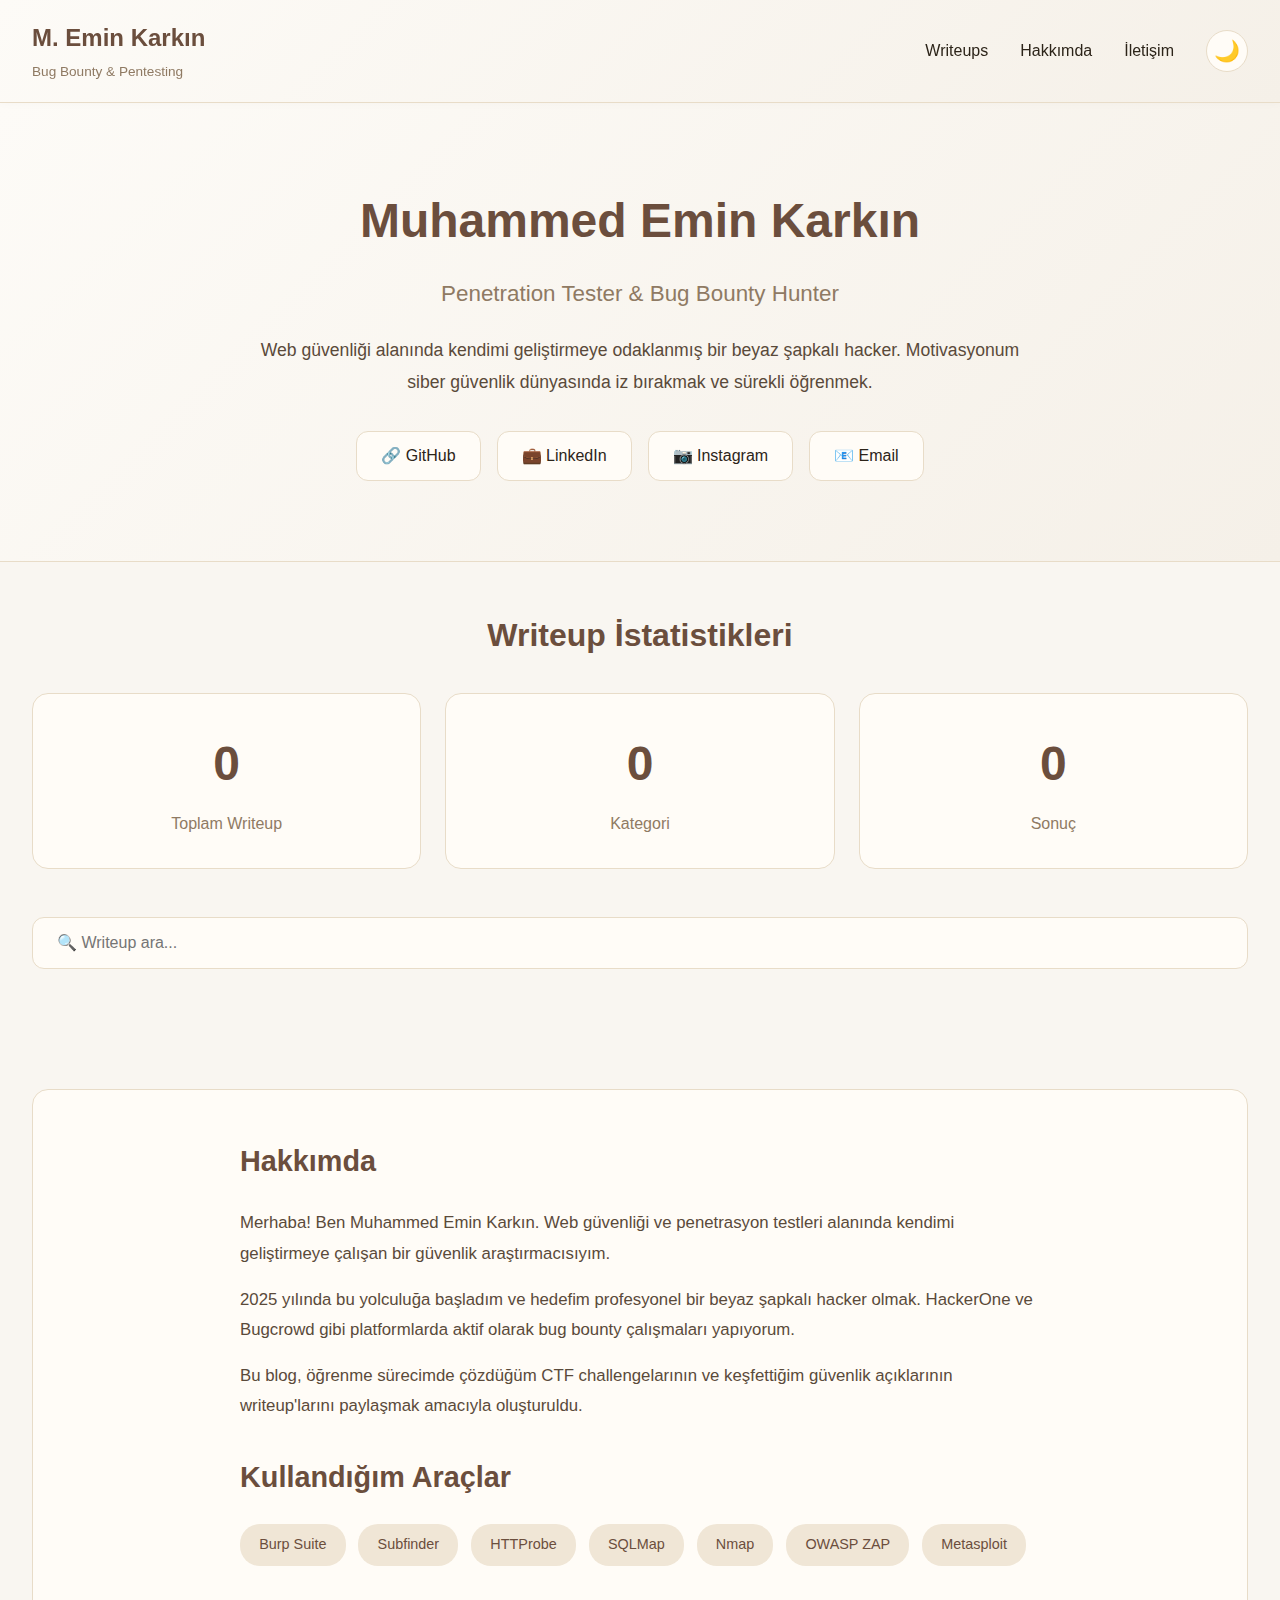
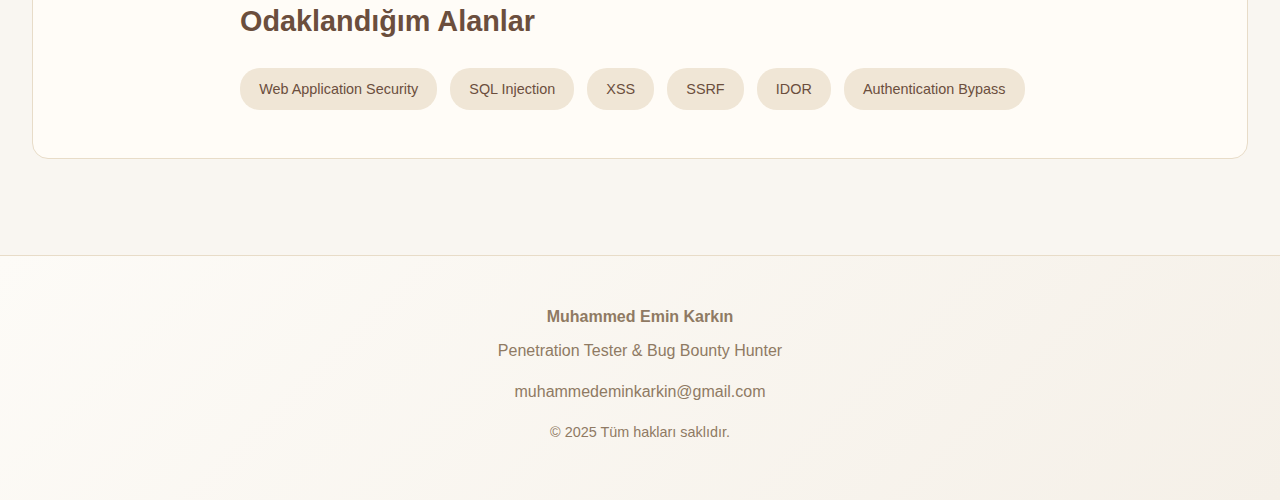
<file: index.htm>
<!DOCTYPE html>
<html lang="tr">

<head>
    <meta charset="UTF-8">
    <meta name="viewport" content="width=device-width, initial-scale=1.0">
    <title>Muhammed Emin Karkın - Bug Bounty & Pentesting</title>
    <meta name="description" content="Web güvenliği, bug bounty ve penetrasyon testi writeup'ları">

    <style>
        * {
            margin: 0;
            padding: 0;
            box-sizing: border-box;
        }
        
         :root {
            --bg-primary: #f9f6f1;
            --bg-secondary: #fdfbf7;
            --bg-tertiary: #f5f0e8;
            --border-color: #e8dcc8;
            --text-primary: #2c2419;
            --text-secondary: #5a4a3a;
            --text-tertiary: #8f7a63;
            --accent: #6b4e3d;
            --accent-light: #f0e6d6;
            --card-bg: #fffcf7;
            --shadow: rgba(107, 78, 61, 0.08);
        }
        
        body.dark-mode {
            --bg-primary: #1a1a1a;
            --bg-secondary: #222222;
            --bg-tertiary: #2a2a2a;
            --border-color: #3a3a3a;
            --text-primary: #e8e8e8;
            --text-secondary: #b8b8b8;
            --text-tertiary: #888888;
            --accent: #d4a574;
            --accent-light: #3a2f24;
            --card-bg: #262626;
            --shadow: rgba(0, 0, 0, 0.3);
        }
        
        body {
            font-family: 'Inter', -apple-system, BlinkMacSystemFont, 'Segoe UI', sans-serif;
            background: var(--bg-primary);
            color: var(--text-primary);
            line-height: 1.6;
            transition: background 0.3s ease, color 0.3s ease;
        }
        
        .header {
            background: linear-gradient(135deg, var(--bg-secondary) 0%, var(--bg-tertiary) 100%);
            border-bottom: 1px solid var(--border-color);
            padding: 1.2rem 2rem;
            position: sticky;
            top: 0;
            z-index: 100;
            box-shadow: 0 2px 8px rgba(0, 0, 0, 0.02);
        }
        
        .header-content {
            max-width: 1400px;
            margin: auto;
            display: flex;
            justify-content: space-between;
            align-items: center;
        }
        
        .logo h1 {
            color: var(--accent);
            font-size: 1.5rem;
            font-weight: 700;
        }
        
        .logo p {
            font-size: 0.85rem;
            color: var(--text-tertiary);
            margin-top: 0.2rem;
        }
        
        .nav-links {
            display: flex;
            gap: 2rem;
            align-items: center;
        }
        
        .nav-links a {
            color: var(--text-primary);
            text-decoration: none;
            font-weight: 500;
            transition: color 0.2s;
        }
        
        .nav-links a:hover {
            color: var(--accent);
        }
        
        .theme-toggle {
            background: var(--card-bg);
            border: 1px solid var(--border-color);
            border-radius: 50%;
            width: 42px;
            height: 42px;
            display: flex;
            align-items: center;
            justify-content: center;
            cursor: pointer;
            transition: all 0.3s ease;
            font-size: 1.3rem;
        }
        
        .theme-toggle:hover {
            background: var(--accent);
            transform: rotate(20deg) scale(1.1);
        }
        
        .theme-toggle:active {
            transform: rotate(20deg) scale(0.95);
        }
        
        .hero {
            background: linear-gradient(135deg, var(--bg-secondary) 0%, var(--bg-tertiary) 100%);
            padding: 5rem 2rem;
            text-align: center;
            border-bottom: 1px solid var(--border-color);
        }
        
        .hero-content {
            max-width: 800px;
            margin: auto;
        }
        
        .hero h1 {
            font-size: 3rem;
            color: var(--accent);
            margin-bottom: 1rem;
            font-weight: 800;
        }
        
        .hero .title {
            font-size: 1.4rem;
            color: var(--text-tertiary);
            margin-bottom: 1.5rem;
            font-weight: 500;
        }
        
        .hero .bio {
            font-size: 1.1rem;
            color: var(--text-secondary);
            margin-bottom: 2rem;
            line-height: 1.8;
        }
        
        .social-links {
            display: flex;
            gap: 1rem;
            justify-content: center;
            flex-wrap: wrap;
        }
        
        .social-btn {
            padding: 0.7rem 1.5rem;
            border-radius: 12px;
            border: 1px solid var(--border-color);
            background: var(--card-bg);
            text-decoration: none;
            color: var(--text-primary);
            font-weight: 500;
            transition: all 0.3s;
            display: inline-flex;
            align-items: center;
            gap: 0.5rem;
        }
        
        .social-btn:hover {
            background: var(--accent);
            color: var(--card-bg);
            border-color: var(--accent);
            transform: translateY(-2px);
        }
        
        .container {
            max-width: 1400px;
            margin: auto;
            padding: 3rem 2rem;
        }
        
        .section-title {
            font-size: 2rem;
            color: var(--accent);
            margin-bottom: 2rem;
            font-weight: 700;
            text-align: center;
        }
        
        .stats-grid {
            display: grid;
            grid-template-columns: repeat(auto-fit, minmax(250px, 1fr));
            gap: 1.5rem;
            margin-bottom: 3rem;
        }
        
        .stat-card {
            background: var(--card-bg);
            border: 1px solid var(--border-color);
            border-radius: 16px;
            padding: 2rem;
            text-align: center;
            transition: transform 0.3s, box-shadow 0.3s;
        }
        
        .stat-card:hover {
            transform: translateY(-4px);
            box-shadow: 0 8px 24px var(--shadow);
        }
        
        .stat-value {
            font-size: 3rem;
            font-weight: 800;
            color: var(--accent);
            margin-bottom: 0.5rem;
        }
        
        .stat-label {
            font-size: 1rem;
            color: var(--text-tertiary);
            font-weight: 500;
        }
        
        .search-filter-section {
            margin-bottom: 3rem;
        }
        
        .search-box {
            margin-bottom: 1.5rem;
        }
        
        .search-box input {
            width: 100%;
            padding: 1rem 1.5rem;
            border-radius: 12px;
            border: 1px solid var(--border-color);
            background: var(--card-bg);
            color: var(--text-primary);
            font-size: 1rem;
            transition: border-color 0.2s;
        }
        
        .search-box input:focus {
            outline: none;
            border-color: var(--accent);
        }
        
        .filter-buttons {
            display: flex;
            gap: 0.75rem;
            flex-wrap: wrap;
            justify-content: center;
        }
        
        .filter-btn {
            padding: 0.6rem 1.4rem;
            border-radius: 24px;
            border: 1px solid var(--border-color);
            background: var(--card-bg);
            color: var(--text-primary);
            cursor: pointer;
            font-weight: 500;
            transition: all 0.2s;
        }
        
        .filter-btn:hover {
            border-color: var(--accent);
        }
        
        .filter-btn.active {
            background: var(--accent);
            color: var(--card-bg);
            border-color: var(--accent);
        }
        
        .writeups-grid {
            display: grid;
            grid-template-columns: repeat(auto-fill, minmax(320px, 1fr));
            gap: 1.5rem;
            margin-bottom: 3rem;
        }
        
        .writeup-card {
            background: var(--card-bg);
            border: 1px solid var(--border-color);
            border-radius: 16px;
            padding: 1.8rem;
            cursor: pointer;
            transition: all 0.3s;
        }
        
        .writeup-card:hover {
            border-color: var(--accent);
            transform: translateY(-6px);
            box-shadow: 0 12px 32px var(--shadow);
        }
        
        .category-badge {
            display: inline-block;
            font-size: 0.75rem;
            padding: 0.4rem 0.9rem;
            border-radius: 20px;
            background: var(--accent-light);
            color: var(--accent);
            font-weight: 600;
            margin-bottom: 1rem;
            text-transform: uppercase;
            letter-spacing: 0.5px;
        }
        
        .writeup-card h3 {
            color: var(--text-primary);
            margin-bottom: 0.8rem;
            font-size: 1.3rem;
            font-weight: 600;
        }
        
        .writeup-card p {
            color: var(--text-secondary);
            font-size: 0.95rem;
            line-height: 1.6;
        }
        
        .detail-view {
            display: none;
        }
        
        .detail-view.active {
            display: block;
        }
        
        .back-btn {
            padding: 0.8rem 1.6rem;
            border-radius: 12px;
            border: 1px solid var(--border-color);
            background: var(--card-bg);
            color: var(--text-primary);
            cursor: pointer;
            font-weight: 500;
            margin-bottom: 2rem;
            display: inline-block;
            transition: all 0.2s;
        }
        
        .back-btn:hover {
            background: var(--accent);
            color: var(--card-bg);
            border-color: var(--accent);
        }
        
        .detail-article {
            background: var(--card-bg);
            border: 1px solid var(--border-color);
            border-radius: 16px;
            padding: 3rem;
        }
        
        .detail-article h1 {
            color: var(--accent);
            margin: 1.5rem 0;
            font-size: 2.2rem;
        }
        
        .detail-article a {
            color: var(--accent);
            text-decoration: none;
            font-weight: 500;
            margin: 1rem 0;
            display: inline-block;
        }
        
        .detail-article a:hover {
            text-decoration: underline;
        }
        
        .detail-article pre {
            background: var(--bg-tertiary);
            padding: 1.5rem;
            border-radius: 12px;
            overflow-x: auto;
            margin-top: 2rem;
            border: 1px solid var(--border-color);
        }
        
        .detail-article code {
            font-family: 'Courier New', monospace;
            font-size: 0.9rem;
            line-height: 1.6;
            color: var(--text-primary);
        }
        
        .about-section {
            background: var(--card-bg);
            border: 1px solid var(--border-color);
            border-radius: 16px;
            padding: 3rem;
            margin-bottom: 3rem;
        }
        
        .about-content {
            max-width: 800px;
            margin: auto;
        }
        
        .about-content h2 {
            color: var(--accent);
            margin-bottom: 1.5rem;
            font-size: 1.8rem;
        }
        
        .about-content p {
            color: var(--text-secondary);
            margin-bottom: 1rem;
            font-size: 1.05rem;
            line-height: 1.8;
        }
        
        .skills-list {
            display: flex;
            gap: 0.8rem;
            flex-wrap: wrap;
            margin-top: 1.5rem;
        }
        
        .skill-tag {
            padding: 0.6rem 1.2rem;
            background: var(--accent-light);
            border-radius: 20px;
            color: var(--accent);
            font-weight: 500;
            font-size: 0.9rem;
        }
        
        .footer {
            background: linear-gradient(135deg, var(--bg-secondary) 0%, var(--bg-tertiary) 100%);
            border-top: 1px solid var(--border-color);
            padding: 3rem 2rem;
            text-align: center;
            color: var(--text-tertiary);
        }
        
        .footer-content {
            max-width: 1400px;
            margin: auto;
        }
        
        .footer p {
            margin-bottom: 0.5rem;
        }
        
        @media (max-width: 768px) {
            .hero h1 {
                font-size: 2rem;
            }
            .hero .title {
                font-size: 1.1rem;
            }
            .nav-links {
                gap: 1rem;
            }
            .writeups-grid {
                grid-template-columns: 1fr;
            }
        }
    </style>
</head>

<body>

    <header class="header">
        <div class="header-content">
            <div class="logo">
                <h1>M. Emin Karkın</h1>
                <p>Bug Bounty & Pentesting</p>
            </div>
            <nav class="nav-links">
                <a href="#writeups">Writeups</a>
                <a href="#about">Hakkımda</a>
                <a href="#contact">İletişim</a>
                <button class="theme-toggle" id="themeToggle" onclick="toggleTheme()">🌙</button>
            </nav>
        </div>
    </header>

    <section class="hero">
        <div class="hero-content">
            <h1>Muhammed Emin Karkın</h1>
            <p class="title">Penetration Tester & Bug Bounty Hunter</p>
            <p class="bio">
                Web güvenliği alanında kendimi geliştirmeye odaklanmış bir beyaz şapkalı hacker. Motivasyonum siber güvenlik dünyasında iz bırakmak ve sürekli öğrenmek.
            </p>
            <div class="social-links">
                <a href="https://github.com/HwyNe" target="_blank" class="social-btn">
                    🔗 GitHub
                </a>
                <a href="https://www.linkedin.com/in/muhammed-emin-karkin-0479112a0/" target="_blank" class="social-btn">
                    💼 LinkedIn
                </a>
                <a href="https://www.instagram.com/muhammedeminkarkin/" target="_blank" class="social-btn">
                    📷 Instagram
                </a>
                <a href="mailto:muhammedeminkarkin@gmail.com" class="social-btn">
                    📧 Email
                </a>
            </div>
        </div>
    </section>

    <div class="container">
        <div id="mainView">
            <section id="writeups">
                <h2 class="section-title">Writeup İstatistikleri</h2>

                <div class="stats-grid">
                    <div class="stat-card">
                        <div class="stat-value" id="totalWriteups">0</div>
                        <div class="stat-label">Toplam Writeup</div>
                    </div>
                    <div class="stat-card">
                        <div class="stat-value" id="totalCategories">0</div>
                        <div class="stat-label">Kategori</div>
                    </div>
                    <div class="stat-card">
                        <div class="stat-value" id="filteredResults">0</div>
                        <div class="stat-label">Sonuç</div>
                    </div>
                </div>

                <div class="search-filter-section">
                    <div class="search-box">
                        <input id="searchInput" placeholder="🔍 Writeup ara...">
                    </div>
                    <div class="filter-buttons" id="filterButtons"></div>
                </div>

                <div class="writeups-grid" id="writeupsGrid"></div>
            </section>

            <section id="about" class="about-section">
                <div class="about-content">
                    <h2>Hakkımda</h2>
                    <p>
                        Merhaba! Ben Muhammed Emin Karkın. Web güvenliği ve penetrasyon testleri alanında kendimi geliştirmeye çalışan bir güvenlik araştırmacısıyım.
                    </p>
                    <p>
                        2025 yılında bu yolculuğa başladım ve hedefim profesyonel bir beyaz şapkalı hacker olmak. HackerOne ve Bugcrowd gibi platformlarda aktif olarak bug bounty çalışmaları yapıyorum.
                    </p>
                    <p>
                        Bu blog, öğrenme sürecimde çözdüğüm CTF challengelarının ve keşfettiğim güvenlik açıklarının writeup'larını paylaşmak amacıyla oluşturuldu.
                    </p>

                    <h2 style="margin-top: 2rem;">Kullandığım Araçlar</h2>
                    <div class="skills-list">
                        <span class="skill-tag">Burp Suite</span>
                        <span class="skill-tag">Subfinder</span>
                        <span class="skill-tag">HTTProbe</span>
                        <span class="skill-tag">SQLMap</span>
                        <span class="skill-tag">Nmap</span>
                        <span class="skill-tag">OWASP ZAP</span>
                        <span class="skill-tag">Metasploit</span>
                    </div>

                    <h2 style="margin-top: 2rem;">Odaklandığım Alanlar</h2>
                    <div class="skills-list">
                        <span class="skill-tag">Web Application Security</span>
                        <span class="skill-tag">SQL Injection</span>
                        <span class="skill-tag">XSS</span>
                        <span class="skill-tag">SSRF</span>
                        <span class="skill-tag">IDOR</span>
                        <span class="skill-tag">Authentication Bypass</span>
                    </div>
                </div>
            </section>
        </div>

        <div id="detailView" class="detail-view">
            <button class="back-btn" onclick="goBack()">← Geri Dön</button>
            <article class="detail-article">
                <span class="category-badge" id="detailCategory"></span>
                <h1 id="detailTitle"></h1>
                <a id="detailGithub" target="_blank">GitHub'da Görüntüle →</a>
                <pre><code id="detailContent"></code></pre>
            </article>
        </div>
    </div>

    <footer class="footer" id="contact">
        <div class="footer-content">
            <p><strong>Muhammed Emin Karkın</strong></p>
            <p>Penetration Tester & Bug Bounty Hunter</p>
            <p style="margin-top: 1rem;">muhammedeminkarkin@gmail.com</p>
            <p style="margin-top: 1rem; font-size: 0.9rem;">© 2025 Tüm hakları saklıdır.</p>
        </div>
    </footer>

    <script>
        const REPO = "HwyNe/PitoCtf-Writeups";
        let allWriteups = [];
        let currentFilter = "all";
        let searchTerm = "";

        function toggleTheme() {
            const body = document.body;
            const toggle = document.getElementById('themeToggle');

            body.classList.toggle('dark-mode');

            if (body.classList.contains('dark-mode')) {
                toggle.textContent = '☀️';
                localStorage.setItem('theme', 'dark');
            } else {
                toggle.textContent = '🌙';
                localStorage.setItem('theme', 'light');
            }
        }

        function loadTheme() {
            const savedTheme = localStorage.getItem('theme');
            const toggle = document.getElementById('themeToggle');

            if (savedTheme === 'dark') {
                document.body.classList.add('dark-mode');
                toggle.textContent = '☀️';
            }
        }

        async function fetchWriteups() {
            try {
                const root = await fetch(`https://api.github.com/repos/${REPO}/contents`);
                const items = await root.json();
                const folders = items.filter(i => i.type === "dir");

                for (const folder of folders) {
                    const res = await fetch(folder.url);
                    const files = await res.json();

                    for (const f of files) {
                        if (!f.name.endsWith(".md")) continue;
                        const content = await fetch(f.download_url).then(r => r.text());
                        allWriteups.push({
                            title: f.name.replace(".md", ""),
                            category: folder.name,
                            content,
                            url: f.html_url
                        });
                    }
                }

                renderFilters();
                renderWriteups();
                updateStats();
            } catch (error) {
                console.error("Writeup'lar yüklenirken hata:", error);
            }
        }

        function renderFilters() {
            filterButtons.innerHTML = "";
            const cats = ["all", ...new Set(allWriteups.map(w => w.category))];

            cats.forEach(c => {
                const b = document.createElement("button");
                b.className = "filter-btn" + (c === currentFilter ? " active" : "");
                b.textContent = c === "all" ? "Tümü" : c;
                b.onclick = () => {
                    currentFilter = c;
                    renderFilters();
                    renderWriteups();
                };
                filterButtons.appendChild(b);
            });
        }

        function renderWriteups() {
            writeupsGrid.innerHTML = "";
            const list = allWriteups.filter(w =>
                (currentFilter === "all" || w.category === currentFilter) &&
                (w.title.toLowerCase().includes(searchTerm) || w.content.toLowerCase().includes(searchTerm))
            );

            filteredResults.textContent = list.length;

            if (list.length === 0) {
                writeupsGrid.innerHTML = '<p style="text-align:center;color:var(--text-tertiary);grid-column:1/-1;">Henüz writeup bulunmuyor.</p>';
                return;
            }

            list.forEach(w => {
                const d = document.createElement("div");
                d.className = "writeup-card";
                d.innerHTML = `
                    <span class="category-badge">${w.category}</span>
                    <h3>${w.title}</h3>
                    <p>${w.content.slice(0, 120)}...</p>
                `;
                d.onclick = () => showDetail(w);
                writeupsGrid.appendChild(d);
            });
        }

        function showDetail(w) {
            mainView.style.display = "none";
            detailView.classList.add("active");
            detailTitle.textContent = w.title;
            detailCategory.textContent = w.category;
            detailGithub.href = w.url;
            detailContent.textContent = w.content;
            window.scrollTo(0, 0);
        }

        function goBack() {
            detailView.classList.remove("active");
            mainView.style.display = "block";
            window.scrollTo(0, 0);
        }

        searchInput.oninput = e => {
            searchTerm = e.target.value.toLowerCase();
            renderWriteups();
        };

        function updateStats() {
            totalWriteups.textContent = allWriteups.length;
            totalCategories.textContent = new Set(allWriteups.map(w => w.category)).size;
        }

        loadTheme();
        fetchWriteups();
    </script>

</body>

</html>
</file>
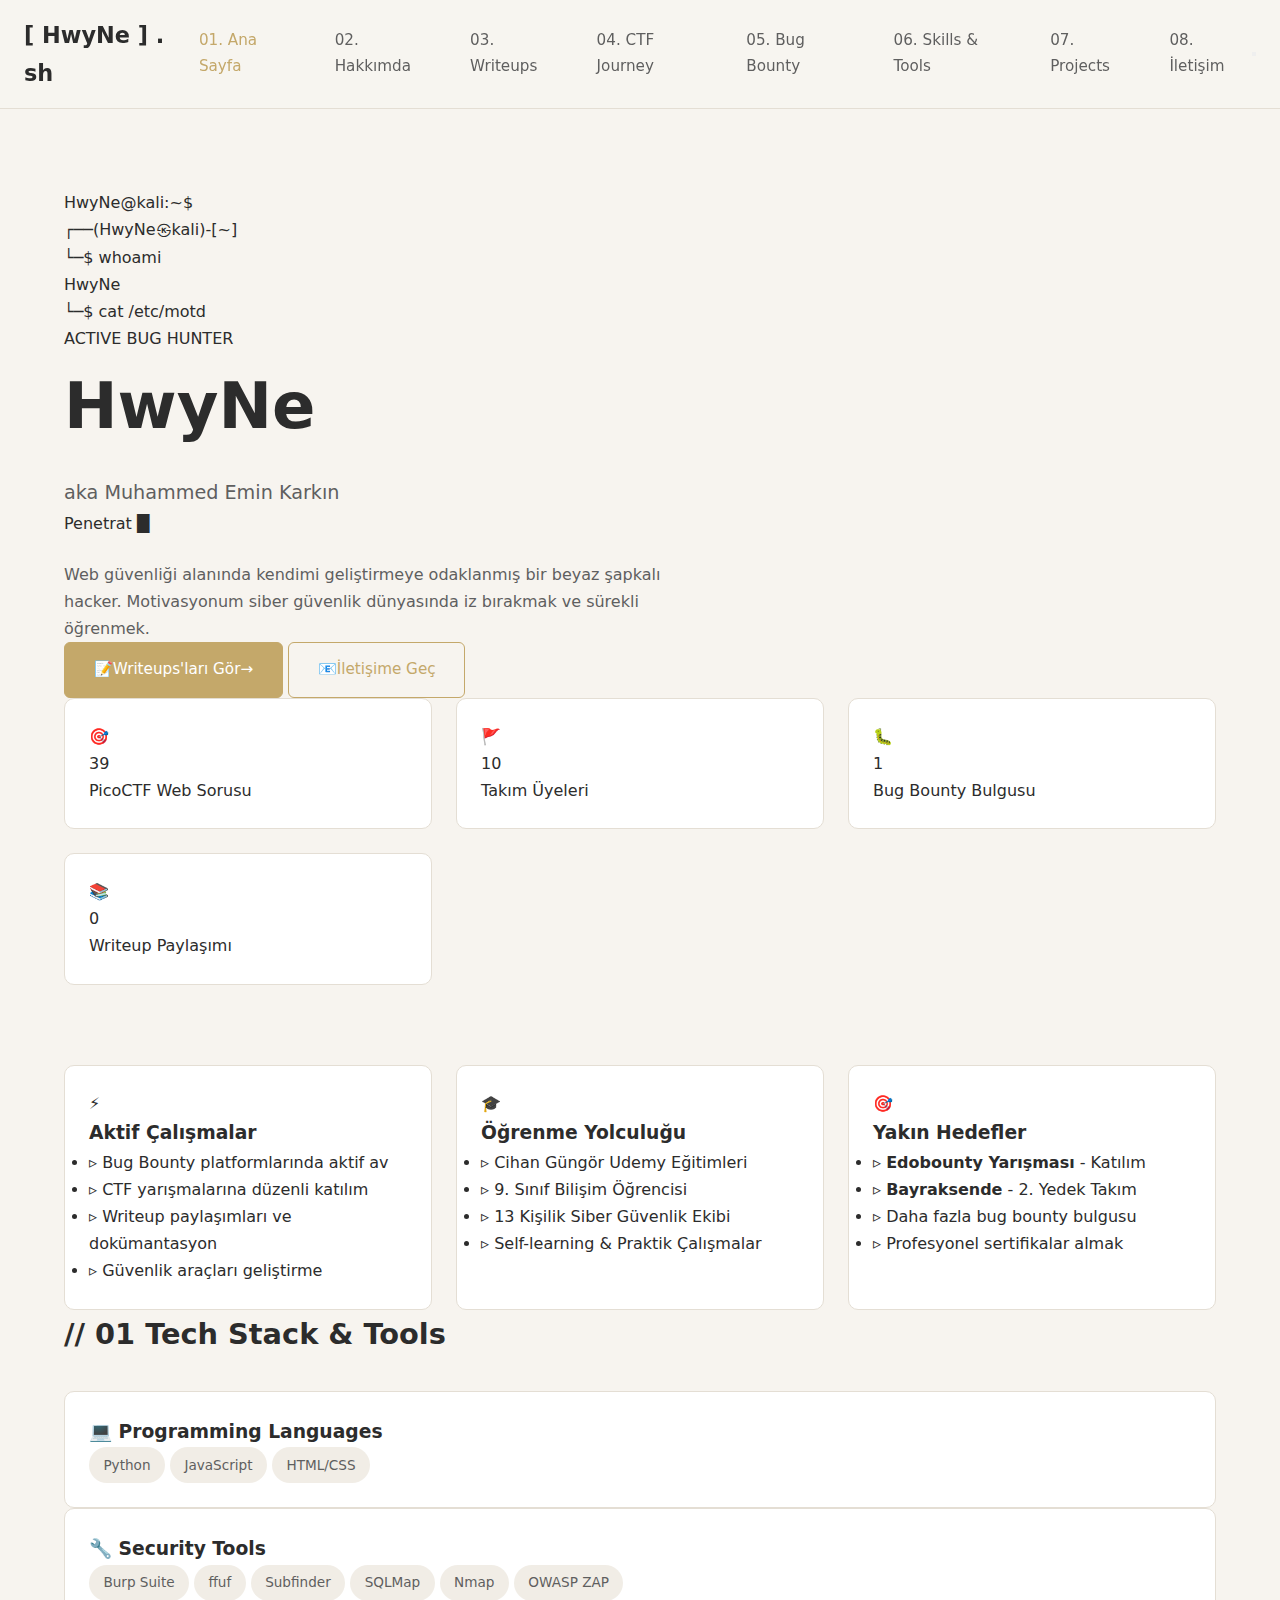
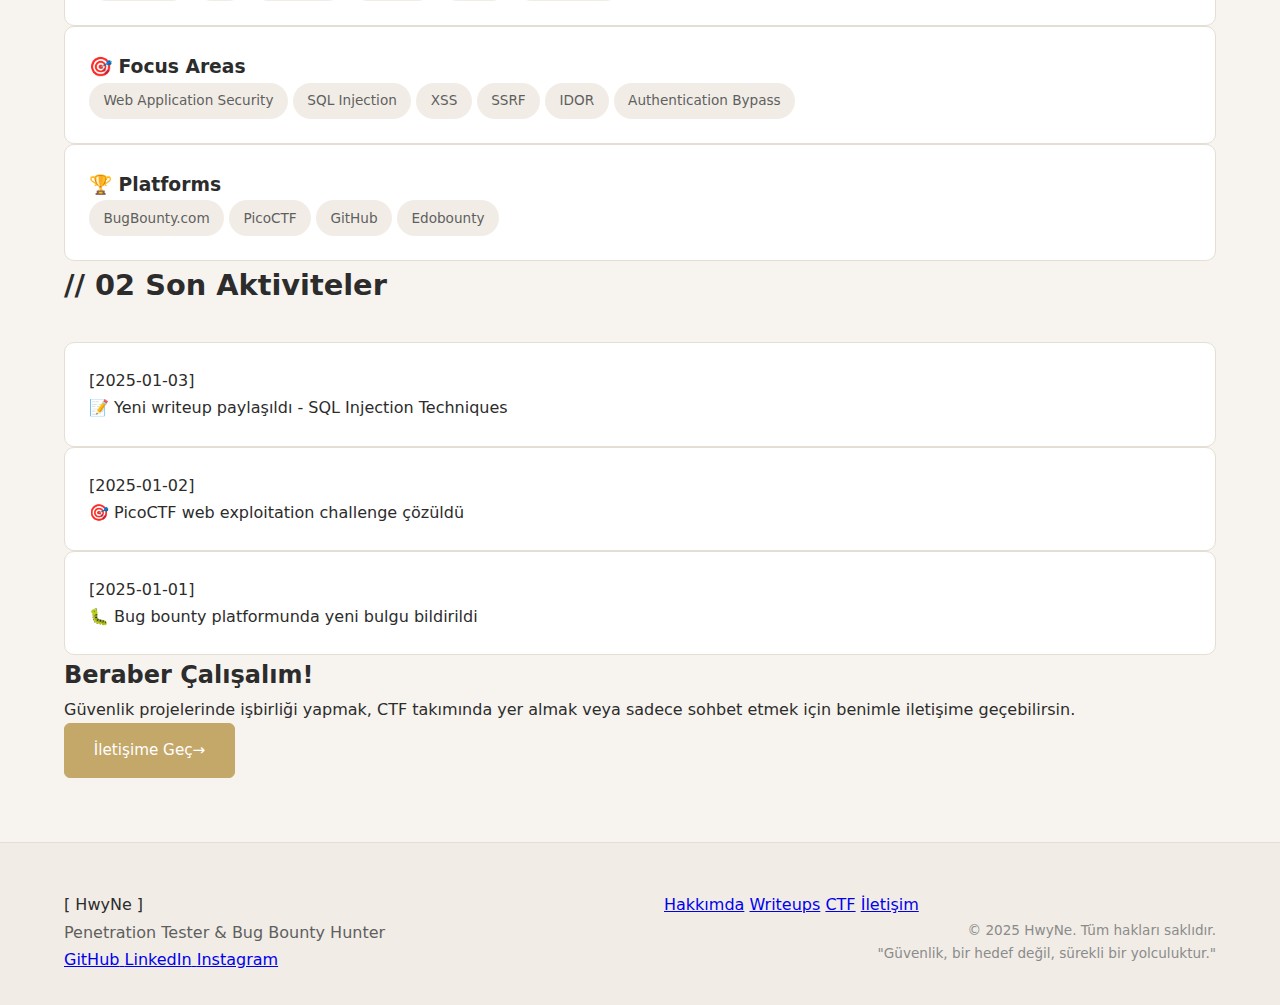
<file: index.html>
<!DOCTYPE html>
<html lang="tr">
<head>
    <meta charset="UTF-8">
    <meta name="viewport" content="width=device-width, initial-scale=1.0">
    <title>HwyNe | Muhammed Emin Karkın - Cyber Security</title>
    <link rel="stylesheet" href="styles.css">
    <link href="https://fonts.googleapis.com/css2?family=Share+Tech+Mono&family=Orbitron:wght@400;700;900&family=Rajdhani:wght@300;500;700&display=swap" rel="stylesheet">
</head>
<body>
    <!-- Animated Background -->

    
    <!-- Navigation -->
    <nav class="main-nav">
        <div class="nav-wrapper">
            <a href="index.html" class="logo">
                <span class="logo-bracket">[</span>
                <span class="logo-text">HwyNe</span>
                <span class="logo-bracket">]</span>
                <span class="logo-dot">.</span>
                <span class="logo-ext">sh</span>
            </a>
            
            <div class="nav-menu" id="navMenu">
                <a href="index.html" class="nav-item active">
                    <span class="nav-number">01.</span>
                    <span class="nav-text">Ana Sayfa</span>
                </a>
                <a href="about.html" class="nav-item">
                    <span class="nav-number">02.</span>
                    <span class="nav-text">Hakkımda</span>
                </a>
                <a href="writeups.html" class="nav-item">
                    <span class="nav-number">03.</span>
                    <span class="nav-text">Writeups</span>
                </a>
                <a href="ctf.html" class="nav-item">
                    <span class="nav-number">04.</span>
                    <span class="nav-text">CTF Journey</span>
                </a>
                <a href="bugbounty.html" class="nav-item">
                    <span class="nav-number">05.</span>
                    <span class="nav-text">Bug Bounty</span>
                </a>
                <a href="skills.html" class="nav-item">
                    <span class="nav-number">06.</span>
                    <span class="nav-text">Skills & Tools</span>
                </a>
                <a href="projects.html" class="nav-item">
                    <span class="nav-number">07.</span>
                    <span class="nav-text">Projects</span>
                </a>
                <a href="contact.html" class="nav-item">
                    <span class="nav-number">08.</span>
                    <span class="nav-text">İletişim</span>
                </a>
            </div>
            
            <button class="nav-toggle" id="navToggle">
                <span></span>
                <span></span>
                <span></span>
            </button>
        </div>
    </nav>

    <!-- Hero Section -->
    <section class="hero">
        <div class="container">
            <div class="hero-content">
                <!-- Terminal Intro -->
                <div class="terminal-intro">
                    <div class="terminal-header">
                        <span class="term-dot red"></span>
                        <span class="term-dot yellow"></span>
                        <span class="term-dot green"></span>
                        <span class="term-title">HwyNe@kali:~$</span>
                    </div>
                    <div class="terminal-body">
                        <p class="term-line">
                            <span class="term-prompt">┌──(HwyNe㉿kali)-[~]</span>
                        </p>
                        <p class="term-line">
                            <span class="term-prompt">└─$</span> 
                            <span class="term-cmd">whoami</span>
                        </p>
                        <p class="term-output">HwyNe</p>
                        <p class="term-line">
                            <span class="term-prompt">└─$</span> 
                            <span class="term-cmd">cat /etc/motd</span>
                        </p>
                    </div>
                </div>

                <div class="hero-text">
                    <div class="status-badge">
                        <span class="status-dot"></span>
                        <span>ACTIVE BUG HUNTER</span>
                    </div>
                    
                    <h1 class="glitch-title" data-text="HwyNe">HwyNe</h1>
                    
                    <div class="hero-subtitle">
                        <span class="real-name">aka Muhammed Emin Karkın</span>
                    </div>
                    
                    <div class="typing-container">
                        <span class="typing-text" id="typingText"></span>
                        <span class="cursor-blink">█</span>
                    </div>
                    
                    <p class="hero-desc">
                        Web güvenliği alanında kendimi geliştirmeye odaklanmış bir beyaz şapkalı hacker. 
                        Motivasyonum siber güvenlik dünyasında iz bırakmak ve sürekli öğrenmek.
                    </p>
                    
                    <div class="hero-buttons">
                        <a href="writeups.html" class="btn btn-primary">
                            <span class="btn-icon">📝</span>
                            <span class="btn-text">Writeups'ları Gör</span>
                            <span class="btn-arrow">→</span>
                        </a>
                        <a href="contact.html" class="btn btn-secondary">
                            <span class="btn-icon">📧</span>
                            <span class="btn-text">İletişime Geç</span>
                        </a>
                    </div>
                </div>

                <!-- Stats Cards -->
                <div class="stats-grid">
                    <div class="stat-card">
                        <div class="stat-icon">🎯</div>
                        <div class="stat-number" data-target="43">0</div>
                        <div class="stat-label">PicoCTF Web Sorusu</div>
                    </div>
                    <div class="stat-card">
                        <div class="stat-icon">🚩</div>
                        <div class="stat-number" data-target="11">0</div>
                        <div class="stat-label">Takım Üyeleri</div>
                    </div>
                    <div class="stat-card">
                        <div class="stat-icon">🐛</div>
                        <div class="stat-number" data-target="1">0</div>
                        <div class="stat-label">Bug Bounty Bulgusu</div>
                    </div>
                    <div class="stat-card">
                        <div class="stat-icon">📚</div>
                        <div class="stat-number" data-target="15">0</div>
                        <div class="stat-label">Writeup Paylaşımı</div>
                    </div>
                </div>
            </div>
        </div>
    </section>

    <!-- Quick Info Section -->
    <section class="quick-info">
        <div class="container">
            <div class="info-grid">
                <div class="info-card">
                    <div class="info-header">
                        <span class="info-icon">⚡</span>
                        <h3>Aktif Çalışmalar</h3>
                    </div>
                    <ul class="info-list">
                        <li>
                            <span class="list-marker">▹</span>
                            <span>Bug Bounty platformlarında aktif av</span>
                        </li>
                        <li>
                            <span class="list-marker">▹</span>
                            <span>CTF yarışmalarına düzenli katılım</span>
                        </li>
                        <li>
                            <span class="list-marker">▹</span>
                            <span>Writeup paylaşımları ve dokümantasyon</span>
                        </li>
                        <li>
                            <span class="list-marker">▹</span>
                            <span>Güvenlik araçları geliştirme</span>
                        </li>
                    </ul>
                </div>

                <div class="info-card">
                    <div class="info-header">
                        <span class="info-icon">🎓</span>
                        <h3>Öğrenme Yolculuğu</h3>
                    </div>
                    <ul class="info-list">
                        <li>
                            <span class="list-marker">▹</span>
                            <span>Cihan Güngör Udemy Eğitimleri</span>
                        </li>
                        <li>
                            <span class="list-marker">▹</span>
                            <span>9. Sınıf Bilişim Öğrencisi</span>
                        </li>
                        <li>
                            <span class="list-marker">▹</span>
                            <span>13 Kişilik Siber Güvenlik Ekibi</span>
                        </li>
                        <li>
                            <span class="list-marker">▹</span>
                            <span>Self-learning & Praktik Çalışmalar</span>
                        </li>
                    </ul>
                </div>

                <div class="info-card">
                    <div class="info-header">
                        <span class="info-icon">🎯</span>
                        <h3>Yakın Hedefler</h3>
                    </div>
                    <ul class="info-list">
                        <li>
                            <span class="list-marker">▹</span>
                            <span><strong>Edobounty Yarışması</strong> - Katılım</span>
                        </li>
                        <li>
                            <span class="list-marker">▹</span>
                            <span><strong>Bayraksende</strong> - 2. Yedek Takım</span>
                        </li>
                        <li>
                            <span class="list-marker">▹</span>
                            <span>Daha fazla bug bounty bulgusu</span>
                        </li>
                        <li>
                            <span class="list-marker">▹</span>
                            <span>Profesyonel sertifikalar almak</span>
                        </li>
                    </ul>
                </div>
            </div>
        </div>
    </section>

    <!-- Tech Stack Section -->
    <section class="tech-stack">
        <div class="container">
            <h2 class="section-title">
                <span class="title-number">// 01</span>
                <span class="title-text">Tech Stack & Tools</span>
            </h2>
            
            <div class="tech-grid">
                <div class="tech-category">
                    <h3 class="category-title">
                        <span class="category-icon">💻</span>
                        Programming Languages
                    </h3>
                    <div class="tech-items">
                        <span class="tech-tag">Python</span>
                        <span class="tech-tag">JavaScript</span>
                        <span class="tech-tag">HTML/CSS</span>
                    </div>
                </div>

                <div class="tech-category">
                    <h3 class="category-title">
                        <span class="category-icon">🔧</span>
                        Security Tools
                    </h3>
                    <div class="tech-items">
                        <span class="tech-tag">Burp Suite</span>
                        <span class="tech-tag">ffuf</span>
                        <span class="tech-tag">Subfinder</span>
                        <span class="tech-tag">SQLMap</span>
                        <span class="tech-tag">Nmap</span>
                        <span class="tech-tag">OWASP ZAP</span>
                    </div>
                </div>

                <div class="tech-category">
                    <h3 class="category-title">
                        <span class="category-icon">🎯</span>
                        Focus Areas
                    </h3>
                    <div class="tech-items">
                        <span class="tech-tag">Web Application Security</span>
                        <span class="tech-tag">SQL Injection</span>
                        <span class="tech-tag">XSS</span>
                        <span class="tech-tag">SSRF</span>
                        <span class="tech-tag">IDOR</span>
                        <span class="tech-tag">Authentication Bypass</span>
                    </div>
                </div>

                <div class="tech-category">
                    <h3 class="category-title">
                        <span class="category-icon">🏆</span>
                        Platforms
                    </h3>
                    <div class="tech-items">
                        <span class="tech-tag">BugBounty.com</span>
                        <span class="tech-tag">PicoCTF</span>
                        <span class="tech-tag">GitHub</span>
                        <span class="tech-tag">Edobounty</span>
                    </div>
                </div>
            </div>
        </div>
    </section>

    <!-- Latest Activity -->
    <section class="latest-activity">
        <div class="container">
            <h2 class="section-title">
                <span class="title-number">// 02</span>
                <span class="title-text">Son Aktiviteler</span>
            </h2>
            
            <div class="activity-timeline">
                <div class="activity-item">
                    <div class="activity-date">[2025-01-03]</div>
                    <div class="activity-content">
                        <span class="activity-icon">📝</span>
                        <span class="activity-text">Yeni writeup paylaşıldı - SQL Injection Techniques</span>
                    </div>
                </div>
                <div class="activity-item">
                    <div class="activity-date">[2025-01-02]</div>
                    <div class="activity-content">
                        <span class="activity-icon">🎯</span>
                        <span class="activity-text">PicoCTF web exploitation challenge çözüldü</span>
                    </div>
                </div>
                <div class="activity-item">
                    <div class="activity-date">[2025-01-01]</div>
                    <div class="activity-content">
                        <span class="activity-icon">🐛</span>
                        <span class="activity-text">Bug bounty platformunda yeni bulgu bildirildi</span>
                    </div>
                </div>
            </div>
        </div>
    </section>

    <!-- CTA Section -->
    <section class="cta-section">
        <div class="container">
            <div class="cta-box">
                <h2 class="cta-title">Beraber Çalışalım!</h2>
                <p class="cta-text">
                    Güvenlik projelerinde işbirliği yapmak, CTF takımında yer almak 
                    veya sadece sohbet etmek için benimle iletişime geçebilirsin.
                </p>
                <a href="contact.html" class="btn btn-primary large">
                    <span class="btn-text">İletişime Geç</span>
                    <span class="btn-arrow">→</span>
                </a>
            </div>
        </div>
    </section>

    <!-- Footer -->
    <footer class="main-footer">
        <div class="container">
            <div class="footer-content">
                <div class="footer-left">
                    <div class="footer-logo">
                        <span class="logo-bracket">[</span>
                        <span class="logo-text">HwyNe</span>
                        <span class="logo-bracket">]</span>
                    </div>
                    <p class="footer-desc">
                        Penetration Tester & Bug Bounty Hunter
                    </p>
                    <div class="footer-social">
                        <a href="https://github.com/HwyNe" target="_blank" class="social-link">
                            <span class="social-icon">GitHub</span>
                        </a>
                        <a href="https://www.linkedin.com/in/muhammed-emin-karkin-0479112a0/" target="_blank" class="social-link">
                            <span class="social-icon">LinkedIn</span>
                        </a>
                        <a href="https://www.instagram.com/muhammedeminkarkin/" target="_blank" class="social-link">
                            <span class="social-icon">Instagram</span>
                        </a>
                    </div>
                </div>
                
                <div class="footer-right">
                    <div class="footer-links">
                        <a href="about.html">Hakkımda</a>
                        <a href="writeups.html">Writeups</a>
                        <a href="ctf.html">CTF</a>
                        <a href="contact.html">İletişim</a>
                    </div>
                    <div class="footer-copyright">
                        <p>© 2025 HwyNe. Tüm hakları saklıdır.</p>
                        <p class="footer-quote">"Güvenlik, bir hedef değil, sürekli bir yolculuktur."</p>
                    </div>
                </div>
            </div>
        </div>
    </footer>

    <script src="script.js"></script>
</body>
</html>
</file>
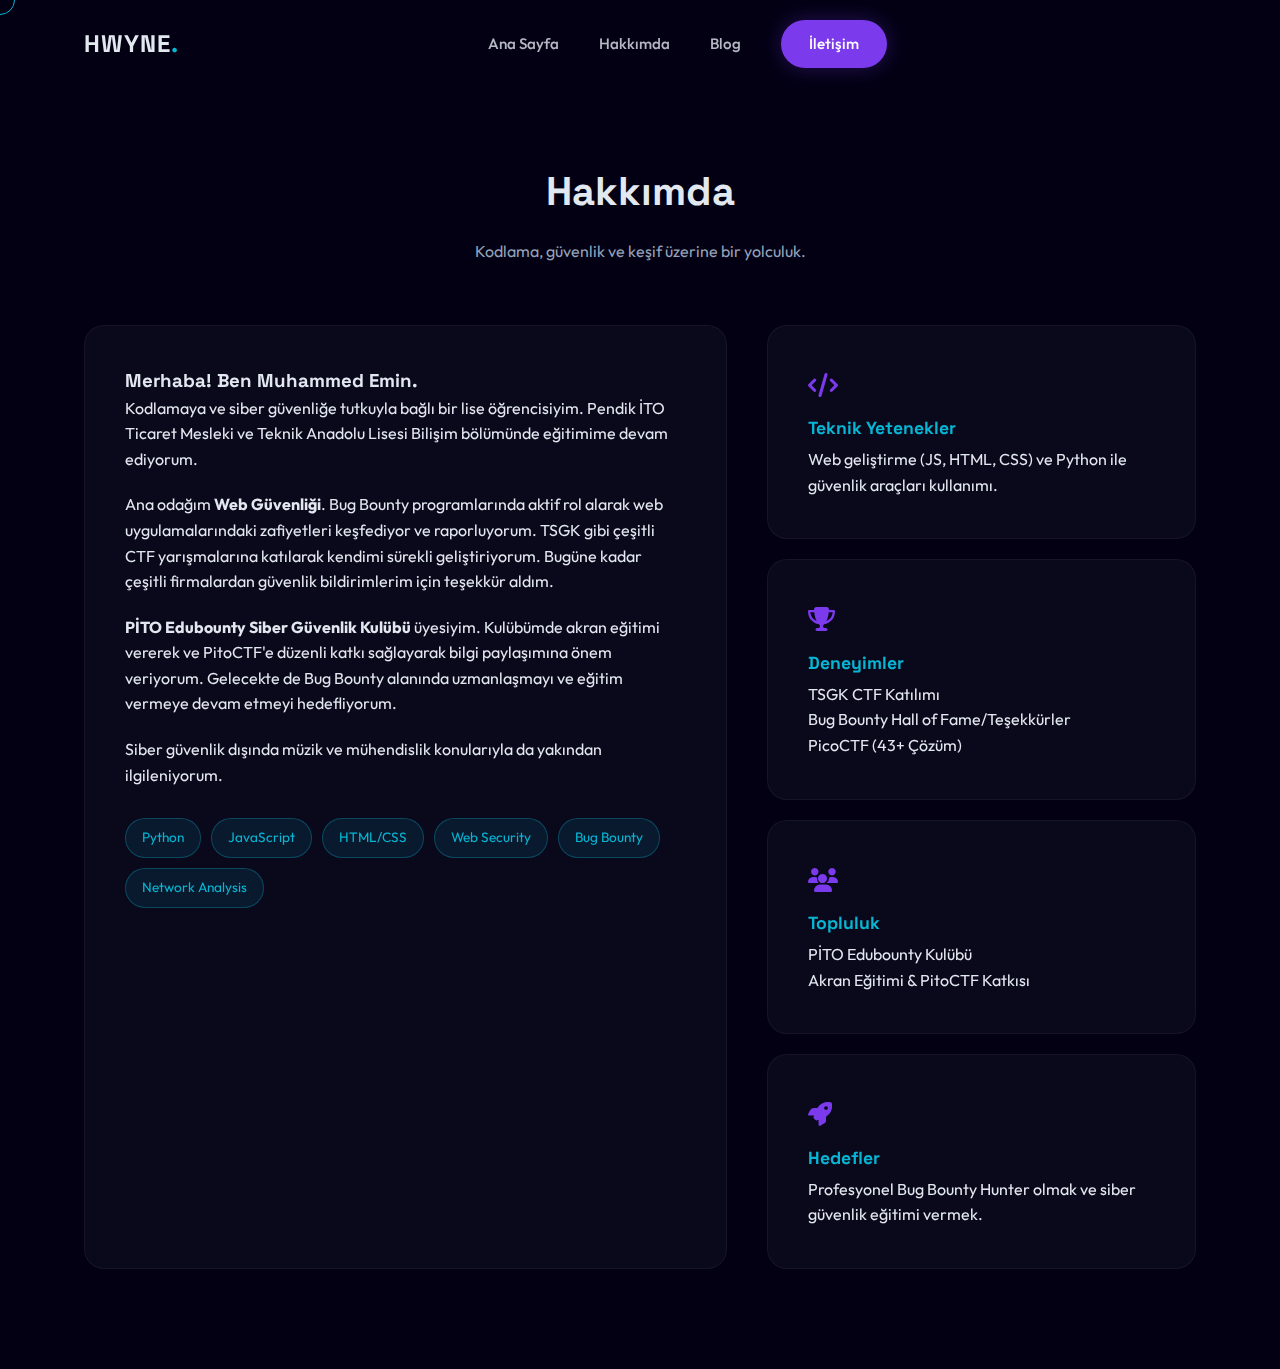
<file: about.html>
<!DOCTYPE html>
<html lang="tr">

<head>
    <meta charset="UTF-8">
    <meta name="viewport" content="width=device-width, initial-scale=1.0">
    <title>Hakkımda | HwyNe</title>
    <link rel="preconnect" href="https://fonts.googleapis.com">
    <link rel="preconnect" href="https://fonts.gstatic.com" crossorigin>
    <link
        href="https://fonts.googleapis.com/css2?family=Outfit:wght@300;400;500;700&family=Space+Grotesk:wght@300;400;600&display=swap"
        rel="stylesheet">
    <link rel="stylesheet" href="style.css">
    <link rel="stylesheet" href="https://cdnjs.cloudflare.com/ajax/libs/font-awesome/6.4.0/css/all.min.css">
</head>

<body>
    <div class="cursor-outline" data-cursor-outline></div>

    <nav class="navbar">
        <div class="container nav-container">
            <a href="index.html" class="logo">HWYNE<span class="dot">.</span></a>
            <ul class="nav-links">
                <li><a href="index.html" class="nav-link">Ana Sayfa</a></li>
                <li><a href="about.html" class="nav-link active">Hakkımda</a></li>
                <li><a href="blog.html" class="nav-link">Blog</a></li>
                <li><a href="contact.html" class="btn btn-primary">İletişim</a></li>
            </ul>
            <div class="hamburger">
                <span class="bar"></span>
                <span class="bar"></span>
                <span class="bar"></span>
            </div>
        </div>
    </nav>

    <section class="section">
        <div class="container">
            <div class="section-header" style="margin-top: 60px;">
                <h2 class="section-title">Hakkımda</h2>
                <p class="section-subtitle">Kodlama, güvenlik ve keşif üzerine bir yolculuk.</p>
            </div>

            <div class="about-grid">
                <div class="glass about-text">
                    <h3>Merhaba! Ben Muhammed Emin.</h3>
                    <p style="margin-bottom: 20px;">
                        Kodlamaya ve siber güvenliğe tutkuyla bağlı bir lise öğrencisiyim. Pendik İTO Ticaret Mesleki ve
                        Teknik Anadolu Lisesi Bilişim bölümünde eğitimime devam ediyorum.
                    </p>
                    <p style="margin-bottom: 20px;">
                        Ana odağım <strong>Web Güvenliği</strong>. Bug Bounty programlarında aktif rol alarak web
                        uygulamalarındaki zafiyetleri keşfediyor ve raporluyorum. TSGK gibi çeşitli CTF yarışmalarına
                        katılarak kendimi sürekli geliştiriyorum. Bugüne kadar çeşitli firmalardan güvenlik
                        bildirimlerim için teşekkür aldım.
                    </p>
                    <p style="margin-bottom: 20px;">
                        <strong>PİTO Edubounty Siber Güvenlik Kulübü</strong> üyesiyim. Kulübümde akran eğitimi vererek
                        ve PitoCTF'e düzenli katkı sağlayarak bilgi paylaşımına önem veriyorum. Gelecekte de Bug Bounty
                        alanında uzmanlaşmayı ve eğitim vermeye devam etmeyi hedefliyorum.
                    </p>
                    <p>
                        Siber güvenlik dışında müzik ve mühendislik konularıyla da yakından ilgileniyorum.
                    </p>

                    <div class="skills-container" style="margin-top: 30px;">
                        <span class="skill-tag">Python</span>
                        <span class="skill-tag">JavaScript</span>
                        <span class="skill-tag">HTML/CSS</span>
                        <span class="skill-tag">Web Security</span>
                        <span class="skill-tag">Bug Bounty</span>
                        <span class="skill-tag">Network Analysis</span>
                    </div>
                </div>

                <div class="about-cards">
                    <div class="info-card glass">
                        <div class="icon-box-small"><i class="fa-solid fa-code"></i></div>
                        <h4>Teknik Yetenekler</h4>
                        <p>Web geliştirme (JS, HTML, CSS) ve Python ile güvenlik araçları kullanımı.</p>
                    </div>
                    <div class="info-card glass">
                        <div class="icon-box-small"><i class="fa-solid fa-trophy"></i></div>
                        <h4>Deneyimler</h4>
                        <p>TSGK CTF Katılımı<br>Bug Bounty Hall of Fame/Teşekkürler<br>PicoCTF (43+ Çözüm)</p>
                    </div>
                    <div class="info-card glass">
                        <div class="icon-box-small"><i class="fa-solid fa-users"></i></div>
                        <h4>Topluluk</h4>
                        <p>PİTO Edubounty Kulübü<br>Akran Eğitimi & PitoCTF Katkısı</p>
                    </div>
                    <div class="info-card glass">
                        <div class="icon-box-small"><i class="fa-solid fa-rocket"></i></div>
                        <h4>Hedefler</h4>
                        <p>Profesyonel Bug Bounty Hunter olmak ve siber güvenlik eğitimi vermek.</p>
                    </div>
                </div>
            </div>
        </div>
    </section>

    <script src="script.js"></script>
</body>

</html>
</file>
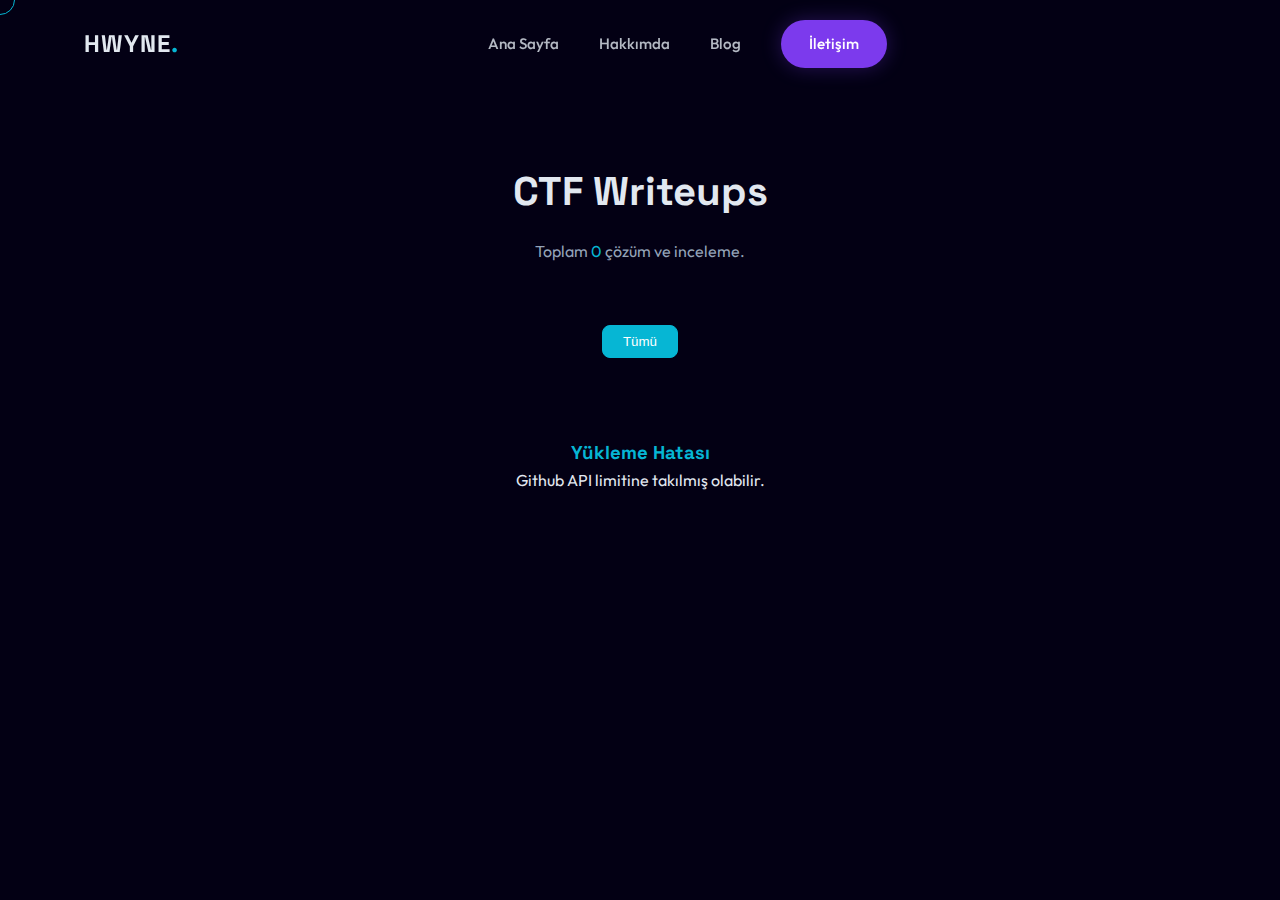
<file: blog.html>
<!DOCTYPE html>
<html lang="tr">

<head>
    <meta charset="UTF-8">
    <meta name="viewport" content="width=device-width, initial-scale=1.0">
    <title>Blog & Writeups | HwyNe</title>
    <link rel="preconnect" href="https://fonts.googleapis.com">
    <link rel="preconnect" href="https://fonts.gstatic.com" crossorigin>
    <link
        href="https://fonts.googleapis.com/css2?family=Outfit:wght@300;400;500;700&family=Space+Grotesk:wght@300;400;600&display=swap"
        rel="stylesheet">
    <link rel="stylesheet" href="style.css">
    <link rel="stylesheet" href="https://cdnjs.cloudflare.com/ajax/libs/font-awesome/6.4.0/css/all.min.css">
</head>

<body>
    <div class="cursor-outline" data-cursor-outline></div>

    <nav class="navbar">
        <div class="container nav-container">
            <a href="index.html" class="logo">HWYNE<span class="dot">.</span></a>
            <ul class="nav-links">
                <li><a href="index.html" class="nav-link">Ana Sayfa</a></li>
                <li><a href="about.html" class="nav-link">Hakkımda</a></li>
                <li><a href="blog.html" class="nav-link active">Blog</a></li>
                <li><a href="contact.html" class="btn btn-primary">İletişim</a></li>
            </ul>
            <div class="hamburger">
                <span class="bar"></span>
                <span class="bar"></span>
                <span class="bar"></span>
            </div>
        </div>
    </nav>

    <section class="section">
        <div class="container">
            <div class="section-header" style="margin-top: 60px;">
                <h2 class="section-title">CTF Writeups</h2>
                <p class="section-subtitle">Toplam <span id="writeupCount" style="color: var(--secondary)">0</span>
                    çözüm ve inceleme.</p>
            </div>

            <div class="categories">
                <button class="category-btn active" data-category="all">Tümü</button>
                <!-- Categories will be injected here -->
            </div>

            <div class="loading" id="loading">
                <i class="fa-solid fa-circle-notch fa-spin" style="font-size: 2rem; color: var(--secondary);"></i>
                <h3 style="margin-top: 15px;">Writeup'lar Yüklüyor...</h3>
            </div>

            <div class="work-grid" id="blogGrid" style="display: none;">
                <!-- Blog cards injected here -->
            </div>
        </div>
    </section>

    <script src="script.js"></script>
    <script>
        // Specific Blog Logic
        const GITHUB_REPO = 'HwyNe/PitoCtf-Writeups';
        const GITHUB_API = `https://api.github.com/repos/${GITHUB_REPO}/contents`;

        const categoryIcons = {
            'web': 'fa-globe',
            'reverse': 'fa-rotate',
            'crypto': 'fa-key',
            'forensics': 'fa-magnifying-glass',
            'pwn': 'fa-bomb',
            'misc': 'fa-cube',
            'osint': 'fa-eye',
            'stego': 'fa-image',
            'general': 'fa-clipboard'
        };

        async function fetchWriteups() {
            try {
                const response = await fetch(GITHUB_API);
                const folders = await response.json();

                const categoryButtons = document.querySelector('.categories');
                const blogGrid = document.getElementById('blogGrid');
                let totalCount = 0;
                let categories = new Set();
                let allCards = []; // Store cards to sort or filter later if needed

                // Folders in root are categories
                for (const folder of folders) {
                    if (folder.type === 'dir' && folder.name !== '.git') {
                        const categoryName = folder.name.toLowerCase();
                        categories.add(categoryName);

                        // Fetch files in category
                        const categoryResponse = await fetch(folder.url);
                        const files = await categoryResponse.json();

                        for (const file of files) {
                            if (file.type === 'file' && file.name !== 'README.md') {
                                totalCount++;
                                const writeupName = file.name.replace(/\.md$/i, '');

                                const card = createWriteupCard({
                                    category: categoryName,
                                    name: writeupName,
                                    url: file.html_url
                                });
                                blogGrid.appendChild(card);
                            }
                        }
                    }
                }

                // Add Category Buttons
                categories.forEach(cat => {
                    const iconClass = categoryIcons[cat] || 'fa-folder';
                    const btn = document.createElement('button');
                    btn.className = 'category-btn glass'; // Use glass style for buttons too
                    btn.setAttribute('data-category', cat);
                    // btn.innerHTML = `<i class="fa-solid ${iconClass}"></i> ${cat.charAt(0).toUpperCase() + cat.slice(1)}`;
                    btn.innerHTML = `${cat.charAt(0).toUpperCase() + cat.slice(1)}`;
                    btn.onclick = () => filterPosts(cat);
                    categoryButtons.appendChild(btn);
                });

                document.getElementById('writeupCount').textContent = totalCount;
                document.getElementById('loading').style.display = 'none';
                blogGrid.style.display = 'grid';

                if (totalCount === 0) {
                    blogGrid.innerHTML = '<div class="glass" style="grid-column: 1/-1; text-align: center; padding: 40px;"><h3>Henüz içerik yok.</h3></div>';
                }

            } catch (error) {
                console.error('Error fetching writeups:', error);
                document.getElementById('loading').innerHTML = '<h3 style="color: var(--secondary)">Yükleme Hatası</h3><p>Github API limitine takılmış olabilir.</p>';
            }
        }

        function createWriteupCard(writeup) {
            const card = document.createElement('div');
            card.className = 'project-card glass-hover-effect';
            card.setAttribute('data-category', writeup.category);

            // Random gradient for the "Image" part since we don't have real images
            const gradients = ['color-1', 'color-2', 'color-3'];
            const randomGradient = gradients[Math.floor(Math.random() * gradients.length)];
            const iconClass = categoryIcons[writeup.category] || 'fa-folder';

            card.innerHTML = `
                <a href="${writeup.url}" target="_blank" style="display:block; height:100%;">
                    <div class="project-image" style="height: 180px; display: flex; align-items: center; justify-content: center; background: rgba(255,255,255,0.05);">
                        <div class="placeholder-img ${randomGradient}" style="opacity: 0.2; position:absolute; inset:0;"></div>
                        <i class="fa-solid ${iconClass}" style="font-size: 3rem; color: var(--secondary); z-index:1;"></i>
                    </div>
                    <div class="project-info" style="padding: 0 10px;">
                        <span class="project-category">${writeup.category}</span>
                        <h3 class="project-title" style="font-size: 1.4rem;">${writeup.name}</h3>
                        <p style="color: var(--text-secondary); font-size: 0.9rem; margin-top: 10px;">GitHub'da görüntüle <i class="fa-solid fa-arrow-up-right-from-square" style="font-size: 0.8em"></i></p>
                    </div>
                </a>
            `;

            return card;
        }

        function filterPosts(category) {
            const cards = document.querySelectorAll('.project-card');
            const buttons = document.querySelectorAll('.category-btn');

            buttons.forEach(btn => {
                if (btn.getAttribute('data-category') === category) {
                    btn.classList.add('active');
                } else {
                    btn.classList.remove('active');
                }
            });

            cards.forEach(card => {
                if (category === 'all' || card.getAttribute('data-category') === category) {
                    card.style.display = 'block';
                } else {
                    card.style.display = 'none';
                }
            });
        }

        document.addEventListener('DOMContentLoaded', fetchWriteups);
    </script>
</body>

</html>
</file>
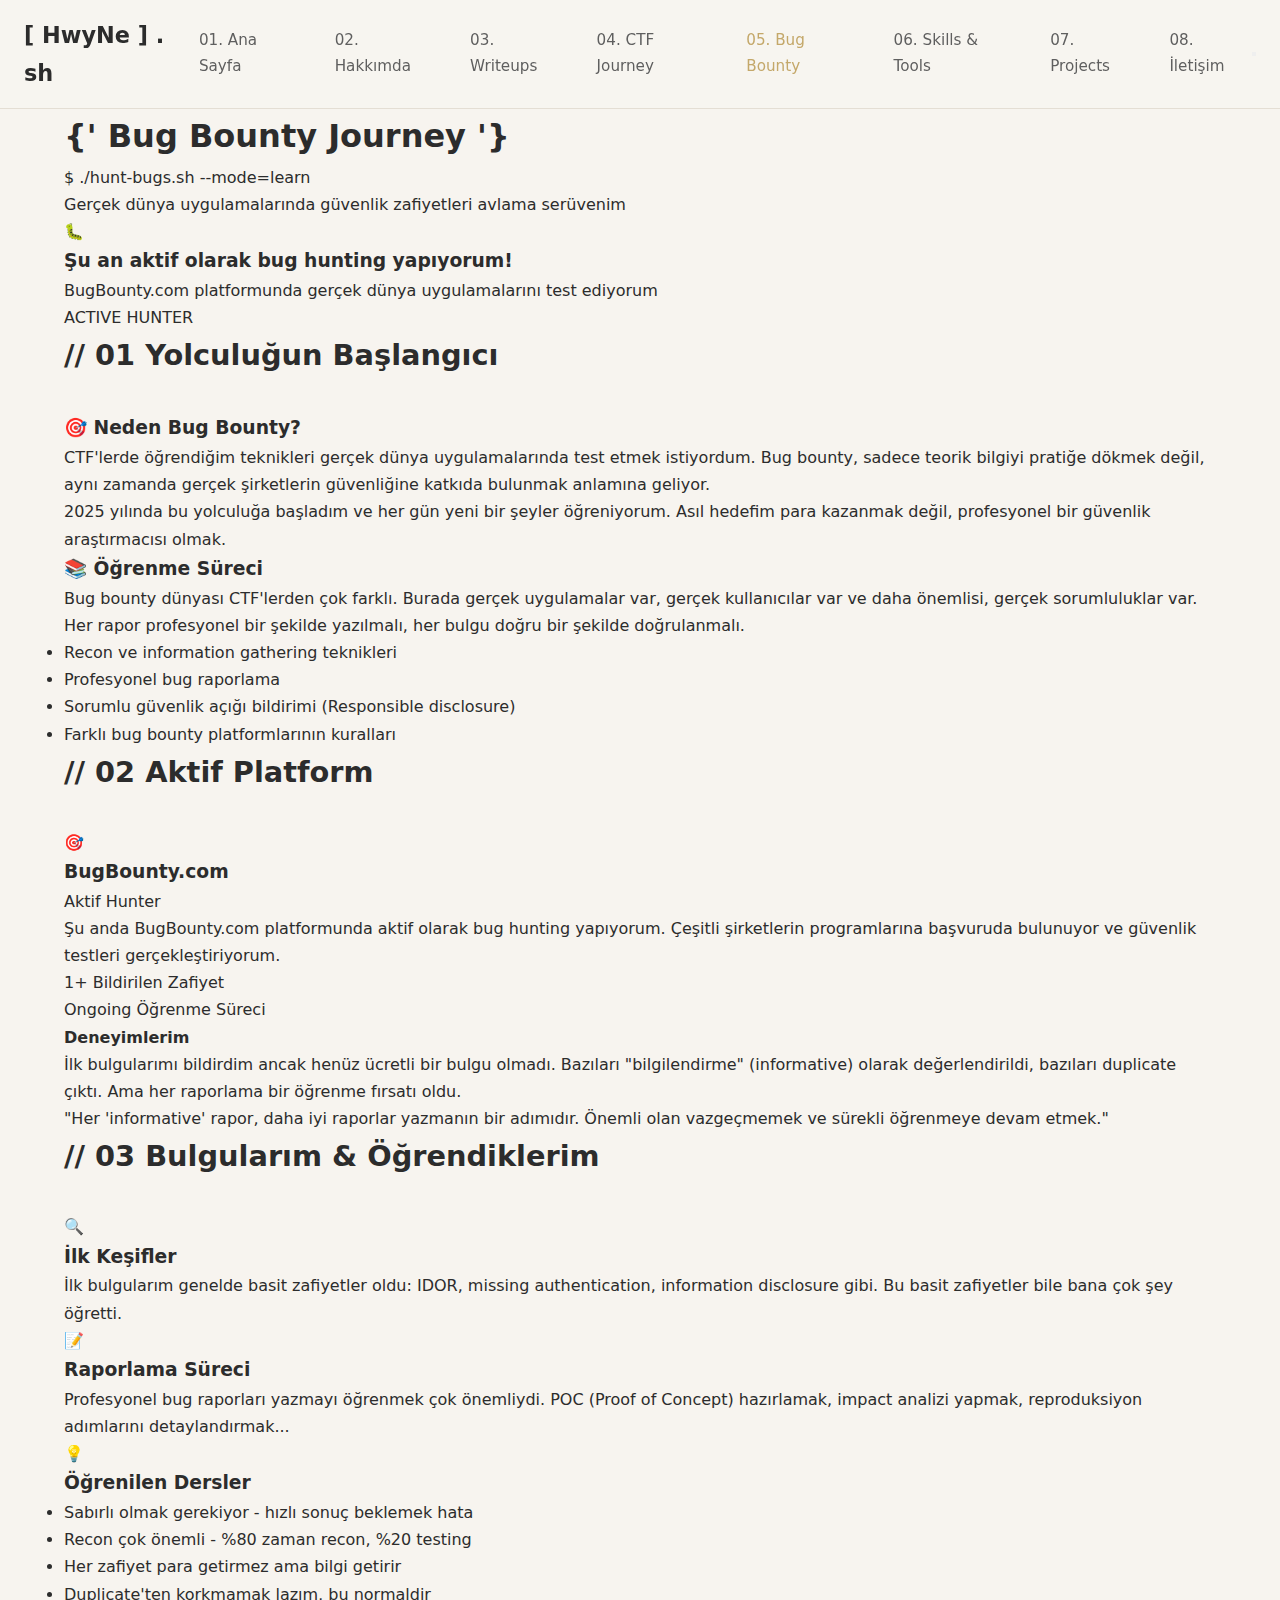
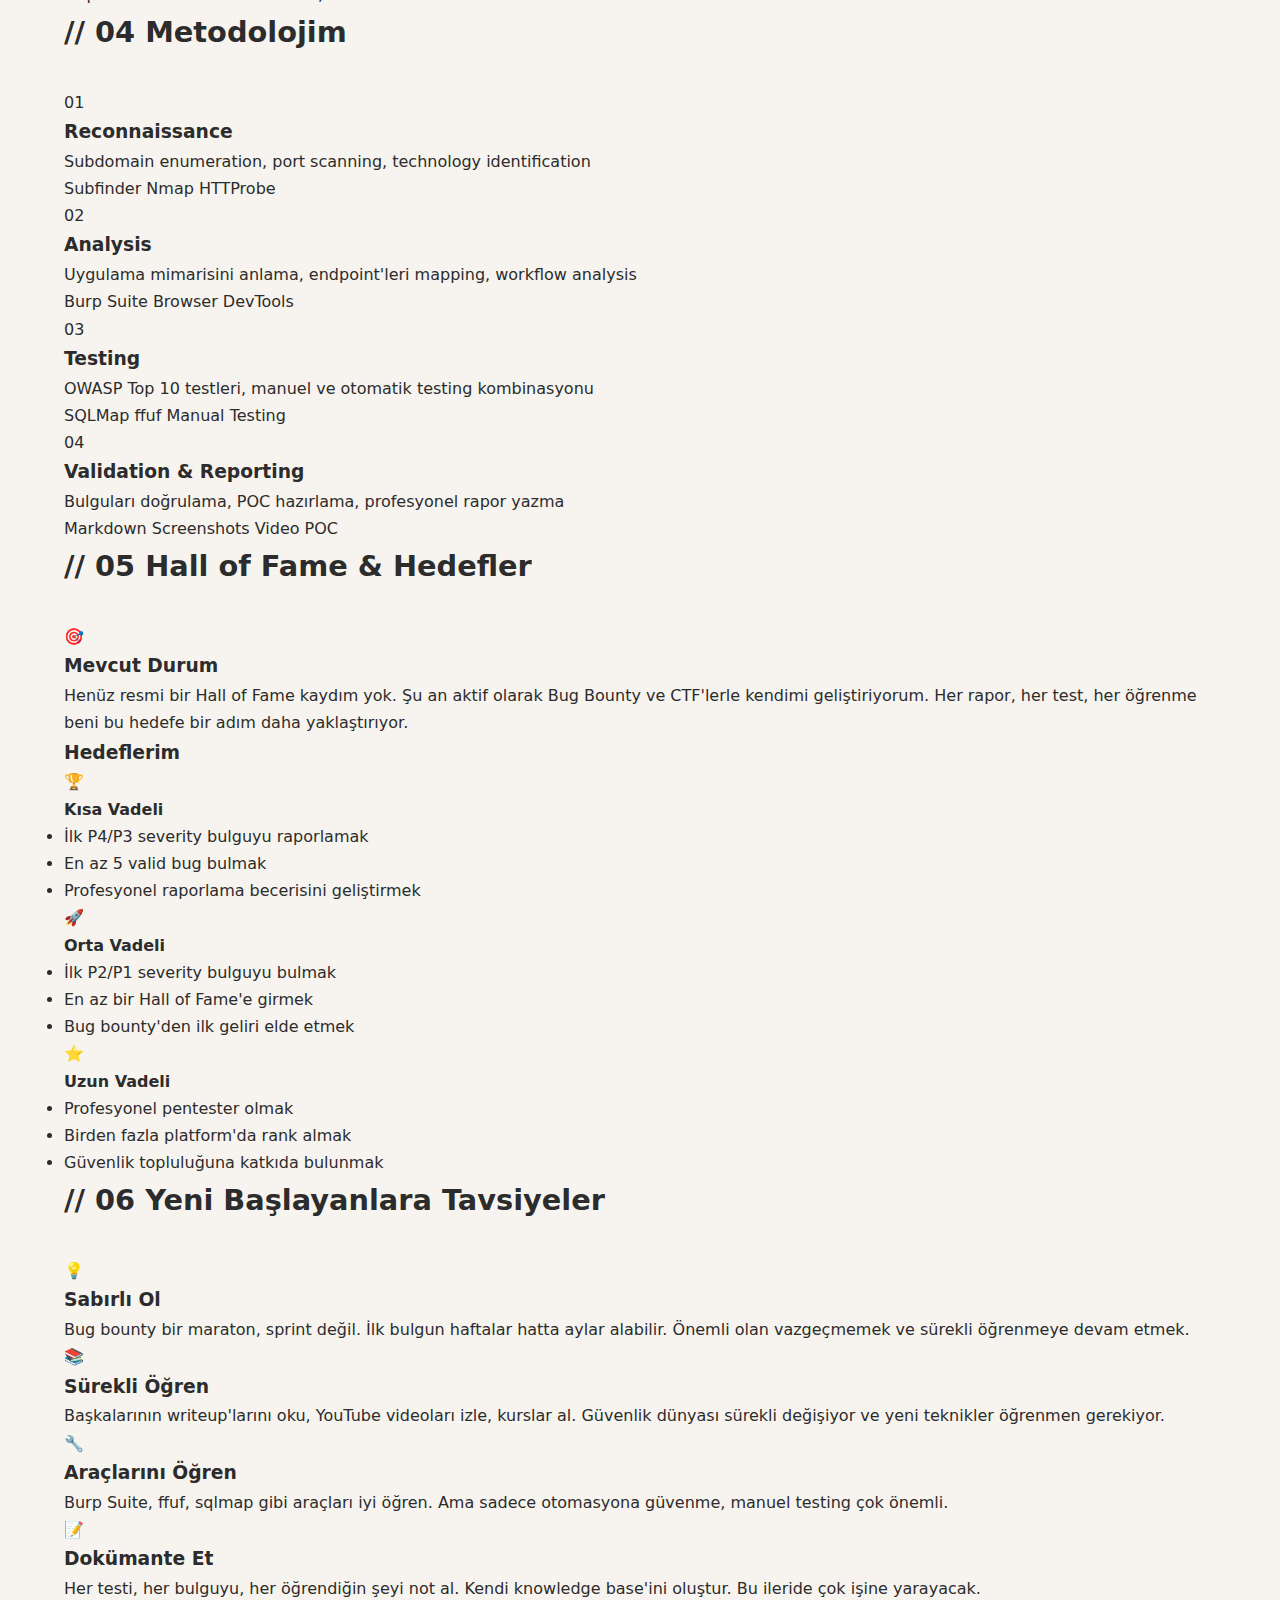
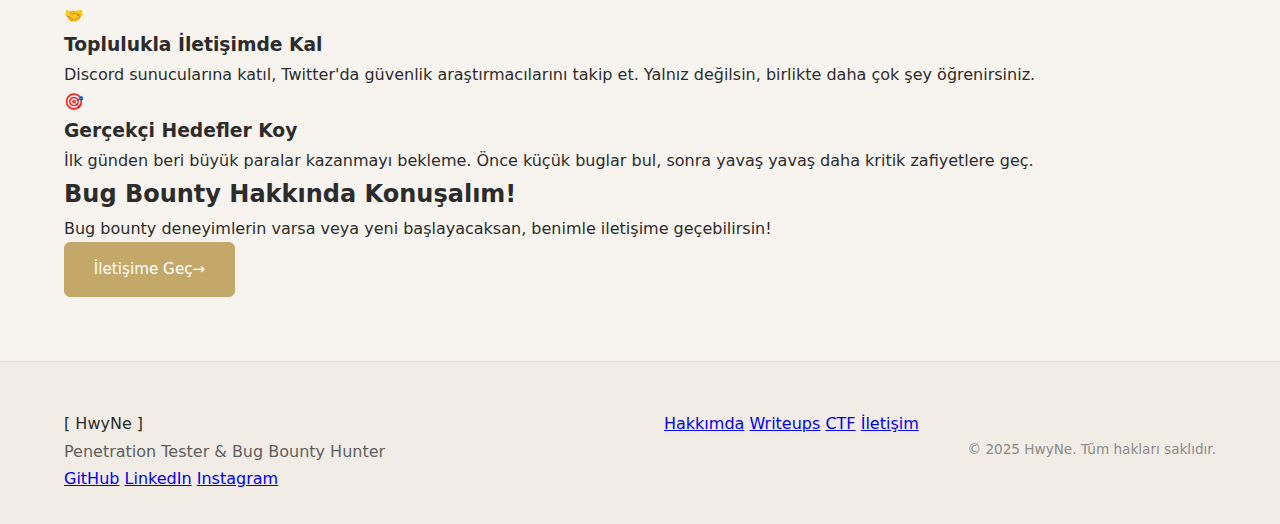
<file: bugbounty.html>
<!DOCTYPE html>
<html lang="tr">
<head>
    <meta charset="UTF-8">
    <meta name="viewport" content="width=device-width, initial-scale=1.0">
    <title>Bug Bounty | HwyNe</title>
    <link rel="stylesheet" href="styles.css">
    <link href="https://fonts.googleapis.com/css2?family=Share+Tech+Mono&family=Orbitron:wght@400;700;900&family=Rajdhani:wght@300;500;700&display=swap" rel="stylesheet">
</head>
<body>
    <!-- Animated Background -->

    
    <!-- Navigation -->
    <nav class="main-nav">
        <div class="nav-wrapper">
            <a href="index.html" class="logo">
                <span class="logo-bracket">[</span>
                <span class="logo-text">HwyNe</span>
                <span class="logo-bracket">]</span>
                <span class="logo-dot">.</span>
                <span class="logo-ext">sh</span>
            </a>
            
            <div class="nav-menu" id="navMenu">
                <a href="index.html" class="nav-item">
                    <span class="nav-number">01.</span>
                    <span class="nav-text">Ana Sayfa</span>
                </a>
                <a href="about.html" class="nav-item">
                    <span class="nav-number">02.</span>
                    <span class="nav-text">Hakkımda</span>
                </a>
                <a href="writeups.html" class="nav-item">
                    <span class="nav-number">03.</span>
                    <span class="nav-text">Writeups</span>
                </a>
                <a href="ctf.html" class="nav-item">
                    <span class="nav-number">04.</span>
                    <span class="nav-text">CTF Journey</span>
                </a>
                <a href="bugbounty.html" class="nav-item active">
                    <span class="nav-number">05.</span>
                    <span class="nav-text">Bug Bounty</span>
                </a>
                <a href="skills.html" class="nav-item">
                    <span class="nav-number">06.</span>
                    <span class="nav-text">Skills & Tools</span>
                </a>
                <a href="projects.html" class="nav-item">
                    <span class="nav-number">07.</span>
                    <span class="nav-text">Projects</span>
                </a>
                <a href="contact.html" class="nav-item">
                    <span class="nav-number">08.</span>
                    <span class="nav-text">İletişim</span>
                </a>
            </div>
            
            <button class="nav-toggle" id="navToggle">
                <span></span>
                <span></span>
                <span></span>
            </button>
        </div>
    </nav>

    <!-- Page Header -->
    <section class="page-header">
        <div class="container">
            <div class="header-content">
                <h1 class="page-title">
                    <span class="title-bracket">{'</span>
                    Bug Bounty Journey
                    <span class="title-bracket">'}</span>
                </h1>
                <p class="page-subtitle">$ ./hunt-bugs.sh --mode=learn</p>
                <p class="page-desc">
                    Gerçek dünya uygulamalarında güvenlik zafiyetleri avlama serüvenim
                </p>
            </div>
        </div>
    </section>

    <!-- Status Banner -->
    <section class="status-banner">
        <div class="container">
            <div class="banner-content">
                <div class="banner-icon">🐛</div>
                <div class="banner-text">
                    <h3>Şu an aktif olarak bug hunting yapıyorum!</h3>
                    <p>BugBounty.com platformunda gerçek dünya uygulamalarını test ediyorum</p>
                </div>
                <div class="banner-status">
                    <span class="status-dot"></span>
                    <span>ACTIVE HUNTER</span>
                </div>
            </div>
        </div>
    </section>

    <!-- Journey Start -->
    <section class="journey-start">
        <div class="container">
            <h2 class="section-title">
                <span class="title-number">// 01</span>
                <span class="title-text">Yolculuğun Başlangıcı</span>
            </h2>

            <div class="journey-content">
                <div class="journey-card">
                    <h3>🎯 Neden Bug Bounty?</h3>
                    <p>
                        CTF'lerde öğrendiğim teknikleri gerçek dünya uygulamalarında test etmek 
                        istiyordum. Bug bounty, sadece teorik bilgiyi pratiğe dökmek değil, 
                        aynı zamanda gerçek şirketlerin güvenliğine katkıda bulunmak anlamına geliyor.
                    </p>
                    <p>
                        2025 yılında bu yolculuğa başladım ve her gün yeni bir şeyler öğreniyorum. 
                        Asıl hedefim para kazanmak değil, profesyonel bir güvenlik araştırmacısı olmak.
                    </p>
                </div>

                <div class="journey-card">
                    <h3>📚 Öğrenme Süreci</h3>
                    <p>
                        Bug bounty dünyası CTF'lerden çok farklı. Burada gerçek uygulamalar var, 
                        gerçek kullanıcılar var ve daha önemlisi, gerçek sorumluluklar var. 
                        Her rapor profesyonel bir şekilde yazılmalı, her bulgu doğru bir şekilde 
                        doğrulanmalı.
                    </p>
                    <ul class="learning-list">
                        <li>Recon ve information gathering teknikleri</li>
                        <li>Profesyonel bug raporlama</li>
                        <li>Sorumlu güvenlik açığı bildirimi (Responsible disclosure)</li>
                        <li>Farklı bug bounty platformlarının kuralları</li>
                    </ul>
                </div>
            </div>
        </div>
    </section>

    <!-- Platform -->
    <section class="platform-section">
        <div class="container">
            <h2 class="section-title">
                <span class="title-number">// 02</span>
                <span class="title-text">Aktif Platform</span>
            </h2>

            <div class="platform-card featured">
                <div class="platform-header">
                    <div class="platform-logo">
                        <span class="platform-icon">🎯</span>
                    </div>
                    <div class="platform-info">
                        <h3>BugBounty.com</h3>
                        <p class="platform-status">Aktif Hunter</p>
                    </div>
                </div>

                <div class="platform-content">
                    <p class="platform-desc">
                        Şu anda BugBounty.com platformunda aktif olarak bug hunting yapıyorum. 
                        Çeşitli şirketlerin programlarına başvuruda bulunuyor ve 
                        güvenlik testleri gerçekleştiriyorum.
                    </p>

                    <div class="platform-stats">
                        <div class="platform-stat">
                            <span class="stat-number">1+</span>
                            <span class="stat-label">Bildirilen Zafiyet</span>
                        </div>
                        <div class="platform-stat">
                            <span class="stat-number">Ongoing</span>
                            <span class="stat-label">Öğrenme Süreci</span>
                        </div>
                    </div>

                    <div class="platform-experience">
                        <h4>Deneyimlerim</h4>
                        <p>
                            İlk bulgularımı bildirdim ancak henüz ücretli bir bulgu olmadı. 
                            Bazıları "bilgilendirme" (informative) olarak değerlendirildi, 
                            bazıları duplicate çıktı. Ama her raporlama bir öğrenme fırsatı oldu.
                        </p>
                        <blockquote class="experience-quote">
                            "Her 'informative' rapor, daha iyi raporlar yazmanın bir adımıdır. 
                            Önemli olan vazgeçmemek ve sürekli öğrenmeye devam etmek."
                        </blockquote>
                    </div>
                </div>
            </div>
        </div>
    </section>

    <!-- Findings -->
    <section class="findings-section">
        <div class="container">
            <h2 class="section-title">
                <span class="title-number">// 03</span>
                <span class="title-text">Bulgularım & Öğrendiklerim</span>
            </h2>

            <div class="findings-grid">
                <div class="finding-card">
                    <div class="finding-header">
                        <span class="finding-icon">🔍</span>
                        <h3>İlk Keşifler</h3>
                    </div>
                    <p>
                        İlk bulgularım genelde basit zafiyetler oldu: 
                        IDOR, missing authentication, information disclosure gibi. 
                        Bu basit zafiyetler bile bana çok şey öğretti.
                    </p>
                </div>

                <div class="finding-card">
                    <div class="finding-header">
                        <span class="finding-icon">📝</span>
                        <h3>Raporlama Süreci</h3>
                    </div>
                    <p>
                        Profesyonel bug raporları yazmayı öğrenmek çok önemliydi. 
                        POC (Proof of Concept) hazırlamak, impact analizi yapmak, 
                        reproduksiyon adımlarını detaylandırmak...
                    </p>
                </div>

                <div class="finding-card">
                    <div class="finding-header">
                        <span class="finding-icon">💡</span>
                        <h3>Öğrenilen Dersler</h3>
                    </div>
                    <ul class="lessons-list">
                        <li>Sabırlı olmak gerekiyor - hızlı sonuç beklemek hata</li>
                        <li>Recon çok önemli - %80 zaman recon, %20 testing</li>
                        <li>Her zafiyet para getirmez ama bilgi getirir</li>
                        <li>Duplicate'ten korkmamak lazım, bu normaldir</li>
                    </ul>
                </div>
            </div>
        </div>
    </section>

    <!-- Methodology -->
    <section class="methodology-section">
        <div class="container">
            <h2 class="section-title">
                <span class="title-number">// 04</span>
                <span class="title-text">Metodolojim</span>
            </h2>

            <div class="methodology-flow">
                <div class="method-step">
                    <div class="step-number">01</div>
                    <div class="step-content">
                        <h3>Reconnaissance</h3>
                        <p>Subdomain enumeration, port scanning, technology identification</p>
                        <div class="step-tools">
                            <span class="tool-tag">Subfinder</span>
                            <span class="tool-tag">Nmap</span>
                            <span class="tool-tag">HTTProbe</span>
                        </div>
                    </div>
                </div>

                <div class="method-step">
                    <div class="step-number">02</div>
                    <div class="step-content">
                        <h3>Analysis</h3>
                        <p>Uygulama mimarisini anlama, endpoint'leri mapping, workflow analysis</p>
                        <div class="step-tools">
                            <span class="tool-tag">Burp Suite</span>
                            <span class="tool-tag">Browser DevTools</span>
                        </div>
                    </div>
                </div>

                <div class="method-step">
                    <div class="step-number">03</div>
                    <div class="step-content">
                        <h3>Testing</h3>
                        <p>OWASP Top 10 testleri, manuel ve otomatik testing kombinasyonu</p>
                        <div class="step-tools">
                            <span class="tool-tag">SQLMap</span>
                            <span class="tool-tag">ffuf</span>
                            <span class="tool-tag">Manual Testing</span>
                        </div>
                    </div>
                </div>

                <div class="method-step">
                    <div class="step-number">04</div>
                    <div class="step-content">
                        <h3>Validation & Reporting</h3>
                        <p>Bulguları doğrulama, POC hazırlama, profesyonel rapor yazma</p>
                        <div class="step-tools">
                            <span class="tool-tag">Markdown</span>
                            <span class="tool-tag">Screenshots</span>
                            <span class="tool-tag">Video POC</span>
                        </div>
                    </div>
                </div>
            </div>
        </div>
    </section>

    <!-- Hall of Fame Status -->
    <section class="hof-section">
        <div class="container">
            <h2 class="section-title">
                <span class="title-number">// 05</span>
                <span class="title-text">Hall of Fame & Hedefler</span>
            </h2>

            <div class="hof-content">
                <div class="hof-status">
                    <div class="status-icon">🎯</div>
                    <h3>Mevcut Durum</h3>
                    <p>
                        Henüz resmi bir Hall of Fame kaydım yok. Şu an aktif olarak Bug Bounty 
                        ve CTF'lerle kendimi geliştiriyorum. Her rapor, her test, her öğrenme 
                        beni bu hedefe bir adım daha yaklaştırıyor.
                    </p>
                </div>

                <div class="hof-goals">
                    <h3>Hedeflerim</h3>
                    <div class="goals-grid">
                        <div class="goal-card">
                            <span class="goal-icon">🏆</span>
                            <h4>Kısa Vadeli</h4>
                            <ul>
                                <li>İlk P4/P3 severity bulguyu raporlamak</li>
                                <li>En az 5 valid bug bulmak</li>
                                <li>Profesyonel raporlama becerisini geliştirmek</li>
                            </ul>
                        </div>
                        <div class="goal-card">
                            <span class="goal-icon">🚀</span>
                            <h4>Orta Vadeli</h4>
                            <ul>
                                <li>İlk P2/P1 severity bulguyu bulmak</li>
                                <li>En az bir Hall of Fame'e girmek</li>
                                <li>Bug bounty'den ilk geliri elde etmek</li>
                            </ul>
                        </div>
                        <div class="goal-card">
                            <span class="goal-icon">⭐</span>
                            <h4>Uzun Vadeli</h4>
                            <ul>
                                <li>Profesyonel pentester olmak</li>
                                <li>Birden fazla platform'da rank almak</li>
                                <li>Güvenlik topluluğuna katkıda bulunmak</li>
                            </ul>
                        </div>
                    </div>
                </div>
            </div>
        </div>
    </section>

    <!-- Tips Section -->
    <section class="tips-section">
        <div class="container">
            <h2 class="section-title">
                <span class="title-number">// 06</span>
                <span class="title-text">Yeni Başlayanlara Tavsiyeler</span>
            </h2>

            <div class="tips-content">
                <div class="tip-card">
                    <div class="tip-icon">💡</div>
                    <h3>Sabırlı Ol</h3>
                    <p>
                        Bug bounty bir maraton, sprint değil. İlk bulgun haftalar hatta aylar alabilir. 
                        Önemli olan vazgeçmemek ve sürekli öğrenmeye devam etmek.
                    </p>
                </div>

                <div class="tip-card">
                    <div class="tip-icon">📚</div>
                    <h3>Sürekli Öğren</h3>
                    <p>
                        Başkalarının writeup'larını oku, YouTube videoları izle, kurslar al. 
                        Güvenlik dünyası sürekli değişiyor ve yeni teknikler öğrenmen gerekiyor.
                    </p>
                </div>

                <div class="tip-card">
                    <div class="tip-icon">🔧</div>
                    <h3>Araçlarını Öğren</h3>
                    <p>
                        Burp Suite, ffuf, sqlmap gibi araçları iyi öğren. Ama sadece otomasyona 
                        güvenme, manuel testing çok önemli.
                    </p>
                </div>

                <div class="tip-card">
                    <div class="tip-icon">📝</div>
                    <h3>Dokümante Et</h3>
                    <p>
                        Her testi, her bulguyu, her öğrendiğin şeyi not al. Kendi knowledge base'ini oluştur. 
                        Bu ileride çok işine yarayacak.
                    </p>
                </div>

                <div class="tip-card">
                    <div class="tip-icon">🤝</div>
                    <h3>Toplulukla İletişimde Kal</h3>
                    <p>
                        Discord sunucularına katıl, Twitter'da güvenlik araştırmacılarını takip et. 
                        Yalnız değilsin, birlikte daha çok şey öğrenirsiniz.
                    </p>
                </div>

                <div class="tip-card">
                    <div class="tip-icon">🎯</div>
                    <h3>Gerçekçi Hedefler Koy</h3>
                    <p>
                        İlk günden beri büyük paralar kazanmayı bekleme. Önce küçük buglar bul, 
                        sonra yavaş yavaş daha kritik zafiyetlere geç.
                    </p>
                </div>
            </div>
        </div>
    </section>

    <!-- CTA Section -->
    <section class="cta-section">
        <div class="container">
            <div class="cta-box">
                <h2 class="cta-title">Bug Bounty Hakkında Konuşalım!</h2>
                <p class="cta-text">
                    Bug bounty deneyimlerin varsa veya yeni başlayacaksan, benimle iletişime geçebilirsin!
                </p>
                <a href="contact.html" class="btn btn-primary">
                    <span class="btn-text">İletişime Geç</span>
                    <span class="btn-arrow">→</span>
                </a>
            </div>
        </div>
    </section>

    <!-- Footer -->
    <footer class="main-footer">
        <div class="container">
            <div class="footer-content">
                <div class="footer-left">
                    <div class="footer-logo">
                        <span class="logo-bracket">[</span>
                        <span class="logo-text">HwyNe</span>
                        <span class="logo-bracket">]</span>
                    </div>
                    <p class="footer-desc">
                        Penetration Tester & Bug Bounty Hunter
                    </p>
                    <div class="footer-social">
                        <a href="https://github.com/HwyNe" target="_blank" class="social-link">GitHub</a>
                        <a href="https://www.linkedin.com/in/muhammed-emin-karkin-0479112a0/" target="_blank" class="social-link">LinkedIn</a>
                        <a href="https://www.instagram.com/muhammedeminkarkin/" target="_blank" class="social-link">Instagram</a>
                    </div>
                </div>
                
                <div class="footer-right">
                    <div class="footer-links">
                        <a href="about.html">Hakkımda</a>
                        <a href="writeups.html">Writeups</a>
                        <a href="ctf.html">CTF</a>
                        <a href="contact.html">İletişim</a>
                    </div>
                    <div class="footer-copyright">
                        <p>© 2025 HwyNe. Tüm hakları saklıdır.</p>
                    </div>
                </div>
            </div>
        </div>
    </footer>

    <script src="script.js"></script>
</body>
</html>
</file>
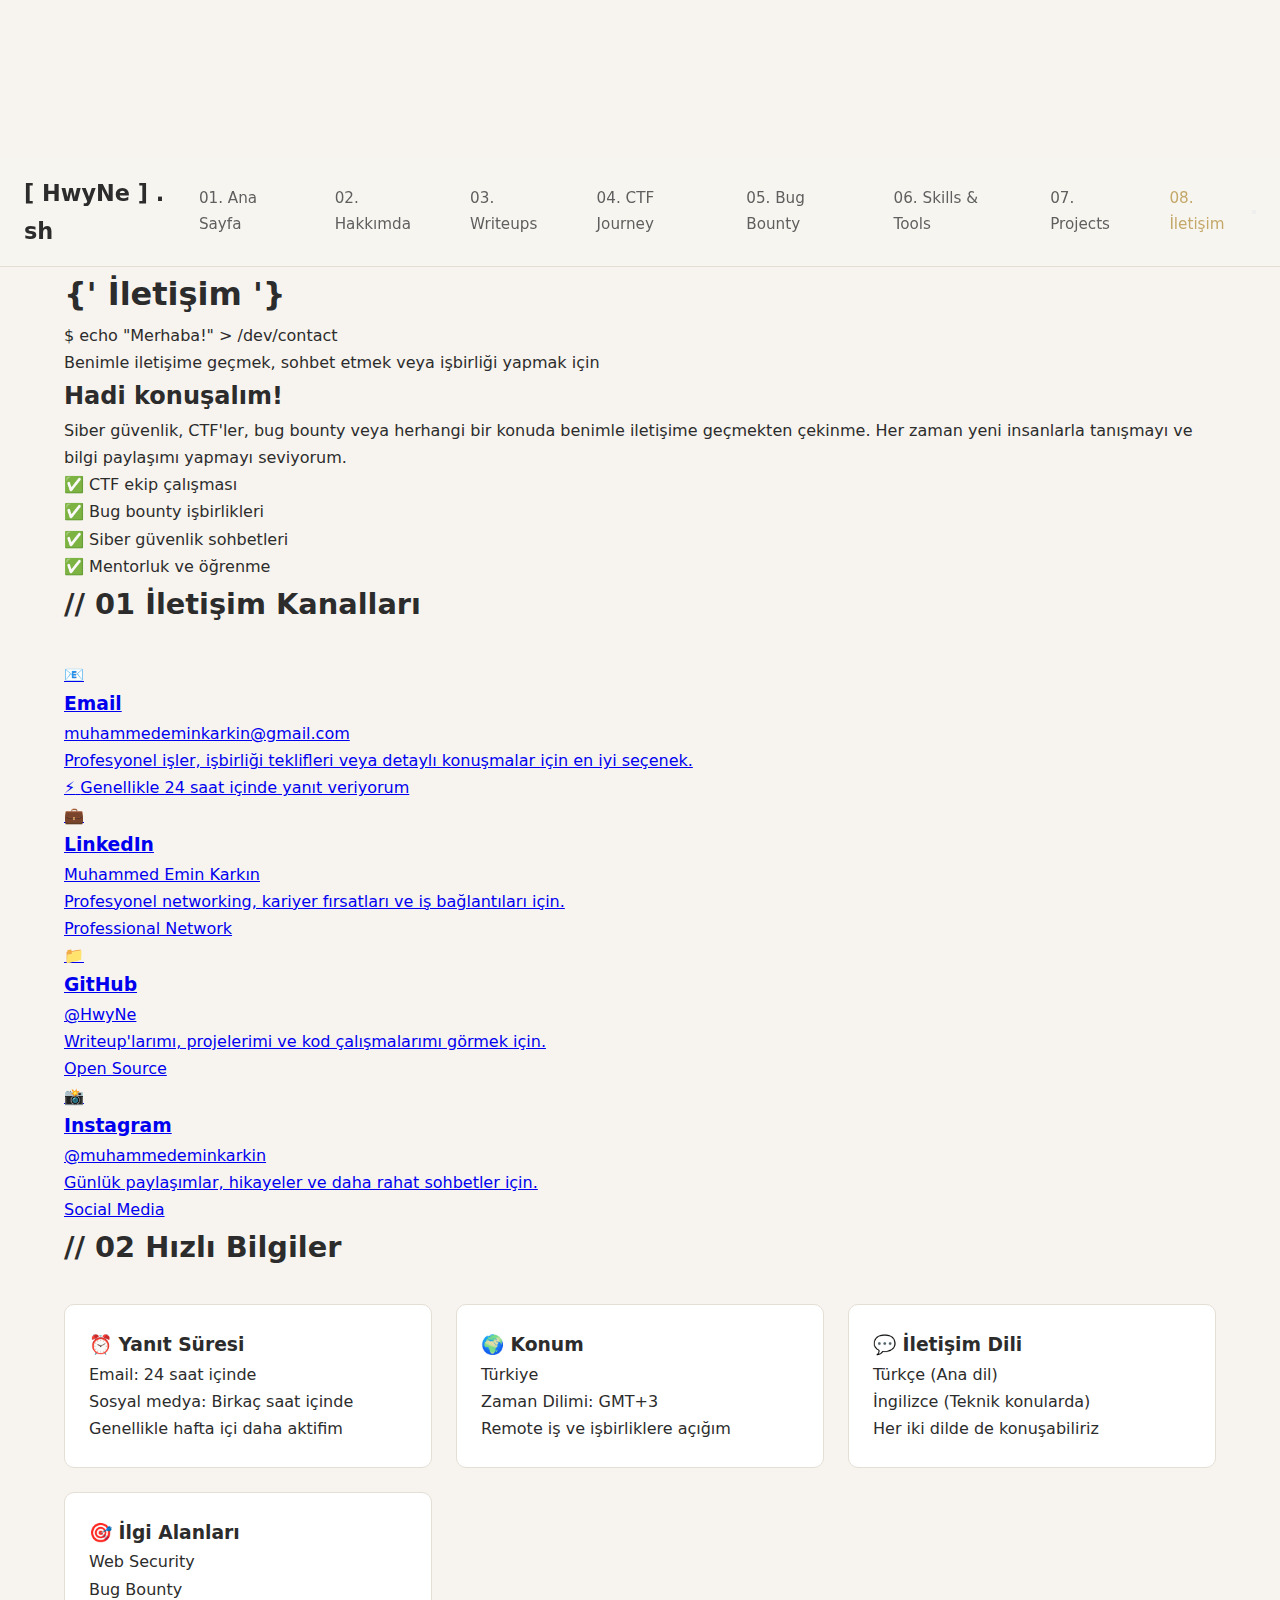
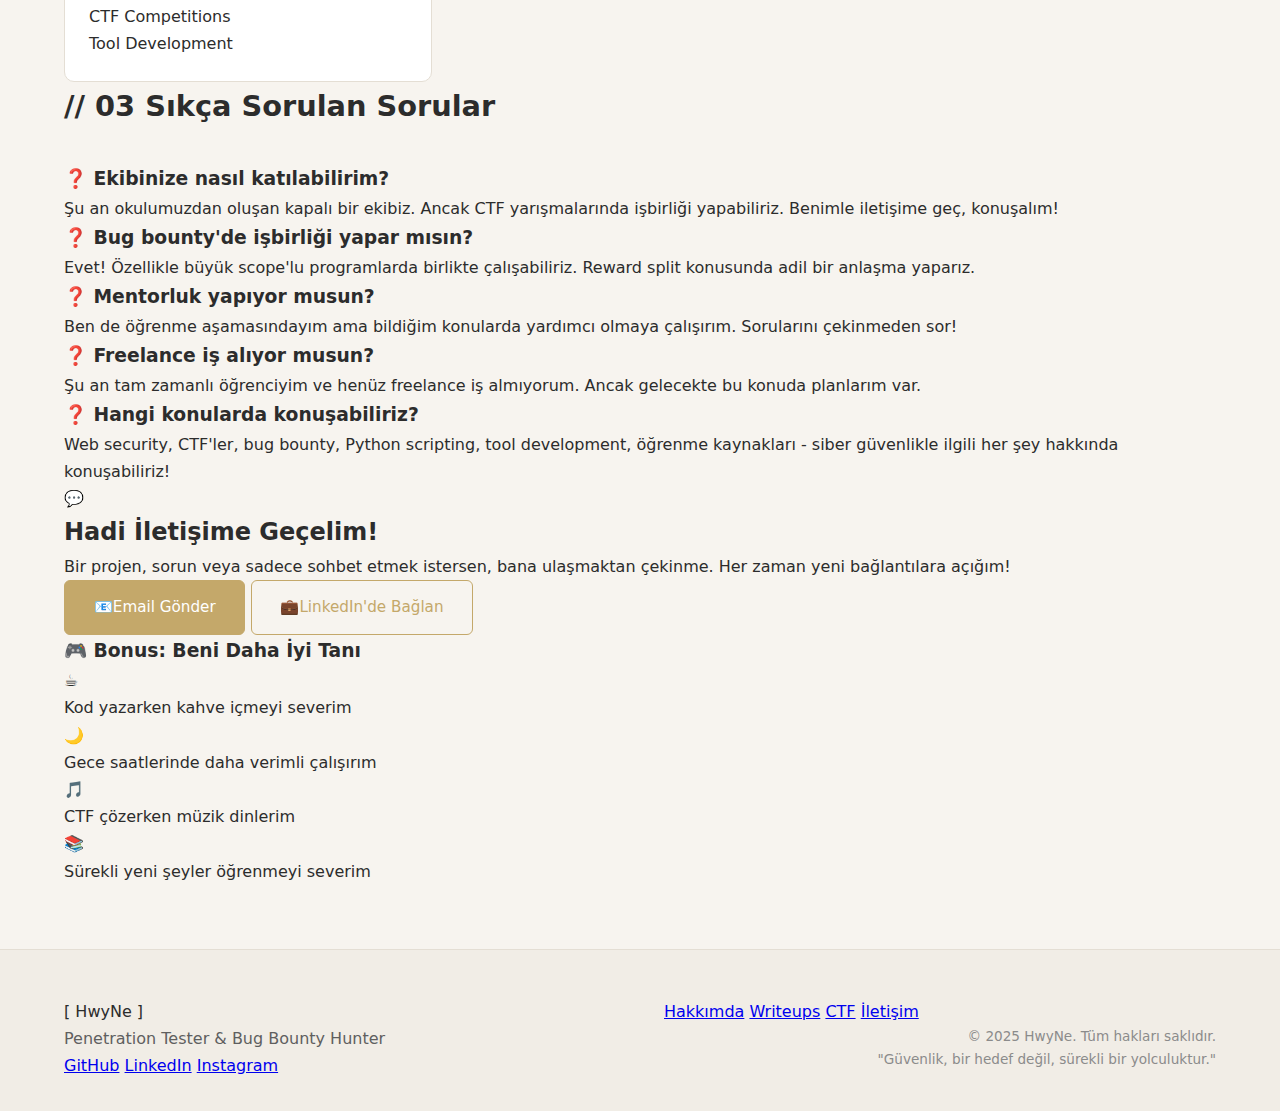
<file: contact.html>
<!DOCTYPE html>
<html lang="tr">
<head>
    <meta charset="UTF-8">
    <meta name="viewport" content="width=device-width, initial-scale=1.0">
    <title>İletişim | HwyNe</title>
    <link rel="stylesheet" href="styles.css">
    <link href="https://fonts.googleapis.com/css2?family=Share+Tech+Mono&family=Orbitron:wght@400;700;900&family=Rajdhani:wght@300;500;700&display=swap" rel="stylesheet">
</head>
<body>
    <!-- Animated Background -->
    <div class="cyber-bg">
        <canvas id="matrix"></canvas>
    </div>
    
    <!-- Navigation -->
    <nav class="main-nav">
        <div class="nav-wrapper">
            <a href="index.html" class="logo">
                <span class="logo-bracket">[</span>
                <span class="logo-text">HwyNe</span>
                <span class="logo-bracket">]</span>
                <span class="logo-dot">.</span>
                <span class="logo-ext">sh</span>
            </a>
            
            <div class="nav-menu" id="navMenu">
                <a href="index.html" class="nav-item">
                    <span class="nav-number">01.</span>
                    <span class="nav-text">Ana Sayfa</span>
                </a>
                <a href="about.html" class="nav-item">
                    <span class="nav-number">02.</span>
                    <span class="nav-text">Hakkımda</span>
                </a>
                <a href="writeups.html" class="nav-item">
                    <span class="nav-number">03.</span>
                    <span class="nav-text">Writeups</span>
                </a>
                <a href="ctf.html" class="nav-item">
                    <span class="nav-number">04.</span>
                    <span class="nav-text">CTF Journey</span>
                </a>
                <a href="bugbounty.html" class="nav-item">
                    <span class="nav-number">05.</span>
                    <span class="nav-text">Bug Bounty</span>
                </a>
                <a href="skills.html" class="nav-item">
                    <span class="nav-number">06.</span>
                    <span class="nav-text">Skills & Tools</span>
                </a>
                <a href="projects.html" class="nav-item">
                    <span class="nav-number">07.</span>
                    <span class="nav-text">Projects</span>
                </a>
                <a href="contact.html" class="nav-item active">
                    <span class="nav-number">08.</span>
                    <span class="nav-text">İletişim</span>
                </a>
            </div>
            
            <button class="nav-toggle" id="navToggle">
                <span></span>
                <span></span>
                <span></span>
            </button>
        </div>
    </nav>

    <!-- Page Header -->
    <section class="page-header">
        <div class="container">
            <div class="header-content">
                <h1 class="page-title">
                    <span class="title-bracket">{'</span>
                    İletişim
                    <span class="title-bracket">'}</span>
                </h1>
                <p class="page-subtitle">$ echo "Merhaba!" > /dev/contact</p>
                <p class="page-desc">
                    Benimle iletişime geçmek, sohbet etmek veya işbirliği yapmak için
                </p>
            </div>
        </div>
    </section>

    <!-- Contact Hero -->
    <section class="contact-hero">
        <div class="container">
            <div class="hero-content">
                <div class="hero-text">
                    <h2>Hadi konuşalım!</h2>
                    <p>
                        Siber güvenlik, CTF'ler, bug bounty veya herhangi bir konuda 
                        benimle iletişime geçmekten çekinme. Her zaman yeni insanlarla 
                        tanışmayı ve bilgi paylaşımı yapmayı seviyorum.
                    </p>
                    <div class="hero-features">
                        <div class="feature-item">
                            <span class="feature-icon">✅</span>
                            <span>CTF ekip çalışması</span>
                        </div>
                        <div class="feature-item">
                            <span class="feature-icon">✅</span>
                            <span>Bug bounty işbirlikleri</span>
                        </div>
                        <div class="feature-item">
                            <span class="feature-icon">✅</span>
                            <span>Siber güvenlik sohbetleri</span>
                        </div>
                        <div class="feature-item">
                            <span class="feature-icon">✅</span>
                            <span>Mentorluk ve öğrenme</span>
                        </div>
                    </div>
                </div>
            </div>
        </div>
    </section>

    <!-- Contact Methods -->
    <section class="contact-methods">
        <div class="container">
            <h2 class="section-title">
                <span class="title-number">// 01</span>
                <span class="title-text">İletişim Kanalları</span>
            </h2>

            <div class="methods-grid">
                <a href="mailto:muhammedeminkarkin@gmail.com" class="method-card primary">
                    <div class="method-icon">📧</div>
                    <h3>Email</h3>
                    <p class="method-value">muhammedeminkarkin@gmail.com</p>
                    <p class="method-desc">
                        Profesyonel işler, işbirliği teklifleri veya detaylı konuşmalar için en iyi seçenek.
                    </p>
                    <div class="method-response">
                        <span class="response-icon">⚡</span>
                        <span>Genellikle 24 saat içinde yanıt veriyorum</span>
                    </div>
                </a>

                <a href="https://www.linkedin.com/in/muhammed-emin-karkin-0479112a0/" target="_blank" class="method-card">
                    <div class="method-icon">💼</div>
                    <h3>LinkedIn</h3>
                    <p class="method-value">Muhammed Emin Karkın</p>
                    <p class="method-desc">
                        Profesyonel networking, kariyer fırsatları ve iş bağlantıları için.
                    </p>
                    <div class="method-badge">
                        <span>Professional Network</span>
                    </div>
                </a>

                <a href="https://github.com/HwyNe" target="_blank" class="method-card">
                    <div class="method-icon">📁</div>
                    <h3>GitHub</h3>
                    <p class="method-value">@HwyNe</p>
                    <p class="method-desc">
                        Writeup'larımı, projelerimi ve kod çalışmalarımı görmek için.
                    </p>
                    <div class="method-badge">
                        <span>Open Source</span>
                    </div>
                </a>

                <a href="https://www.instagram.com/muhammedeminkarkin/" target="_blank" class="method-card">
                    <div class="method-icon">📸</div>
                    <h3>Instagram</h3>
                    <p class="method-value">@muhammedeminkarkin</p>
                    <p class="method-desc">
                        Günlük paylaşımlar, hikayeler ve daha rahat sohbetler için.
                    </p>
                    <div class="method-badge">
                        <span>Social Media</span>
                    </div>
                </a>
            </div>
        </div>
    </section>

    <!-- Quick Contact Info -->
    <section class="quick-info-section">
        <div class="container">
            <h2 class="section-title">
                <span class="title-number">// 02</span>
                <span class="title-text">Hızlı Bilgiler</span>
            </h2>

            <div class="info-grid">
                <div class="info-card">
                    <h3>⏰ Yanıt Süresi</h3>
                    <p>
                        Email: 24 saat içinde<br>
                        Sosyal medya: Birkaç saat içinde<br>
                        Genellikle hafta içi daha aktifim
                    </p>
                </div>

                <div class="info-card">
                    <h3>🌍 Konum</h3>
                    <p>
                        Türkiye<br>
                        Zaman Dilimi: GMT+3<br>
                        Remote iş ve işbirliklere açığım
                    </p>
                </div>

                <div class="info-card">
                    <h3>💬 İletişim Dili</h3>
                    <p>
                        Türkçe (Ana dil)<br>
                        İngilizce (Teknik konularda)<br>
                        Her iki dilde de konuşabiliriz
                    </p>
                </div>

                <div class="info-card">
                    <h3>🎯 İlgi Alanları</h3>
                    <p>
                        Web Security<br>
                        Bug Bounty<br>
                        CTF Competitions<br>
                        Tool Development
                    </p>
                </div>
            </div>
        </div>
    </section>

    <!-- FAQ Section -->
    <section class="faq-section">
        <div class="container">
            <h2 class="section-title">
                <span class="title-number">// 03</span>
                <span class="title-text">Sıkça Sorulan Sorular</span>
            </h2>

            <div class="faq-list">
                <div class="faq-item">
                    <h3 class="faq-question">❓ Ekibinize nasıl katılabilirim?</h3>
                    <p class="faq-answer">
                        Şu an okulumuzdan oluşan kapalı bir ekibiz. Ancak CTF yarışmalarında 
                        işbirliği yapabiliriz. Benimle iletişime geç, konuşalım!
                    </p>
                </div>

                <div class="faq-item">
                    <h3 class="faq-question">❓ Bug bounty'de işbirliği yapar mısın?</h3>
                    <p class="faq-answer">
                        Evet! Özellikle büyük scope'lu programlarda birlikte çalışabiliriz. 
                        Reward split konusunda adil bir anlaşma yaparız.
                    </p>
                </div>

                <div class="faq-item">
                    <h3 class="faq-question">❓ Mentorluk yapıyor musun?</h3>
                    <p class="faq-answer">
                        Ben de öğrenme aşamasındayım ama bildiğim konularda yardımcı olmaya 
                        çalışırım. Sorularını çekinmeden sor!
                    </p>
                </div>

                <div class="faq-item">
                    <h3 class="faq-question">❓ Freelance iş alıyor musun?</h3>
                    <p class="faq-answer">
                        Şu an tam zamanlı öğrenciyim ve henüz freelance iş almıyorum. 
                        Ancak gelecekte bu konuda planlarım var.
                    </p>
                </div>

                <div class="faq-item">
                    <h3 class="faq-question">❓ Hangi konularda konuşabiliriz?</h3>
                    <p class="faq-answer">
                        Web security, CTF'ler, bug bounty, Python scripting, tool development, 
                        öğrenme kaynakları - siber güvenlikle ilgili her şey hakkında konuşabiliriz!
                    </p>
                </div>
            </div>
        </div>
    </section>

    <!-- Call to Action -->
    <section class="final-cta">
        <div class="container">
            <div class="cta-box">
                <div class="cta-icon">💬</div>
                <h2>Hadi İletişime Geçelim!</h2>
                <p>
                    Bir projen, sorun veya sadece sohbet etmek istersen, 
                    bana ulaşmaktan çekinme. Her zaman yeni bağlantılara açığım!
                </p>
                <div class="cta-buttons">
                    <a href="mailto:muhammedeminkarkin@gmail.com" class="btn btn-primary large">
                        <span class="btn-icon">📧</span>
                        <span class="btn-text">Email Gönder</span>
                    </a>
                    <a href="https://www.linkedin.com/in/muhammed-emin-karkin-0479112a0/" target="_blank" class="btn btn-secondary large">
                        <span class="btn-icon">💼</span>
                        <span class="btn-text">LinkedIn'de Bağlan</span>
                    </a>
                </div>
            </div>
        </div>
    </section>

    <!-- Fun Facts -->
    <section class="fun-facts">
        <div class="container">
            <div class="facts-box">
                <h3>🎮 Bonus: Beni Daha İyi Tanı</h3>
                <div class="facts-grid">
                    <div class="fact-item">
                        <span class="fact-emoji">☕</span>
                        <p>Kod yazarken kahve içmeyi severim</p>
                    </div>
                    <div class="fact-item">
                        <span class="fact-emoji">🌙</span>
                        <p>Gece saatlerinde daha verimli çalışırım</p>
                    </div>
                    <div class="fact-item">
                        <span class="fact-emoji">🎵</span>
                        <p>CTF çözerken müzik dinlerim</p>
                    </div>
                    <div class="fact-item">
                        <span class="fact-emoji">📚</span>
                        <p>Sürekli yeni şeyler öğrenmeyi severim</p>
                    </div>
                </div>
            </div>
        </div>
    </section>

    <!-- Footer -->
    <footer class="main-footer">
        <div class="container">
            <div class="footer-content">
                <div class="footer-left">
                    <div class="footer-logo">
                        <span class="logo-bracket">[</span>
                        <span class="logo-text">HwyNe</span>
                        <span class="logo-bracket">]</span>
                    </div>
                    <p class="footer-desc">
                        Penetration Tester & Bug Bounty Hunter
                    </p>
                    <div class="footer-social">
                        <a href="https://github.com/HwyNe" target="_blank" class="social-link">GitHub</a>
                        <a href="https://www.linkedin.com/in/muhammed-emin-karkin-0479112a0/" target="_blank" class="social-link">LinkedIn</a>
                        <a href="https://www.instagram.com/muhammedeminkarkin/" target="_blank" class="social-link">Instagram</a>
                    </div>
                </div>
                
                <div class="footer-right">
                    <div class="footer-links">
                        <a href="about.html">Hakkımda</a>
                        <a href="writeups.html">Writeups</a>
                        <a href="ctf.html">CTF</a>
                        <a href="contact.html">İletişim</a>
                    </div>
                    <div class="footer-copyright">
                        <p>© 2025 HwyNe. Tüm hakları saklıdır.</p>
                        <p class="footer-quote">"Güvenlik, bir hedef değil, sürekli bir yolculuktur."</p>
                    </div>
                </div>
            </div>
        </div>
    </footer>

    <script src="script.js"></script>
</body>
</html>
</file>
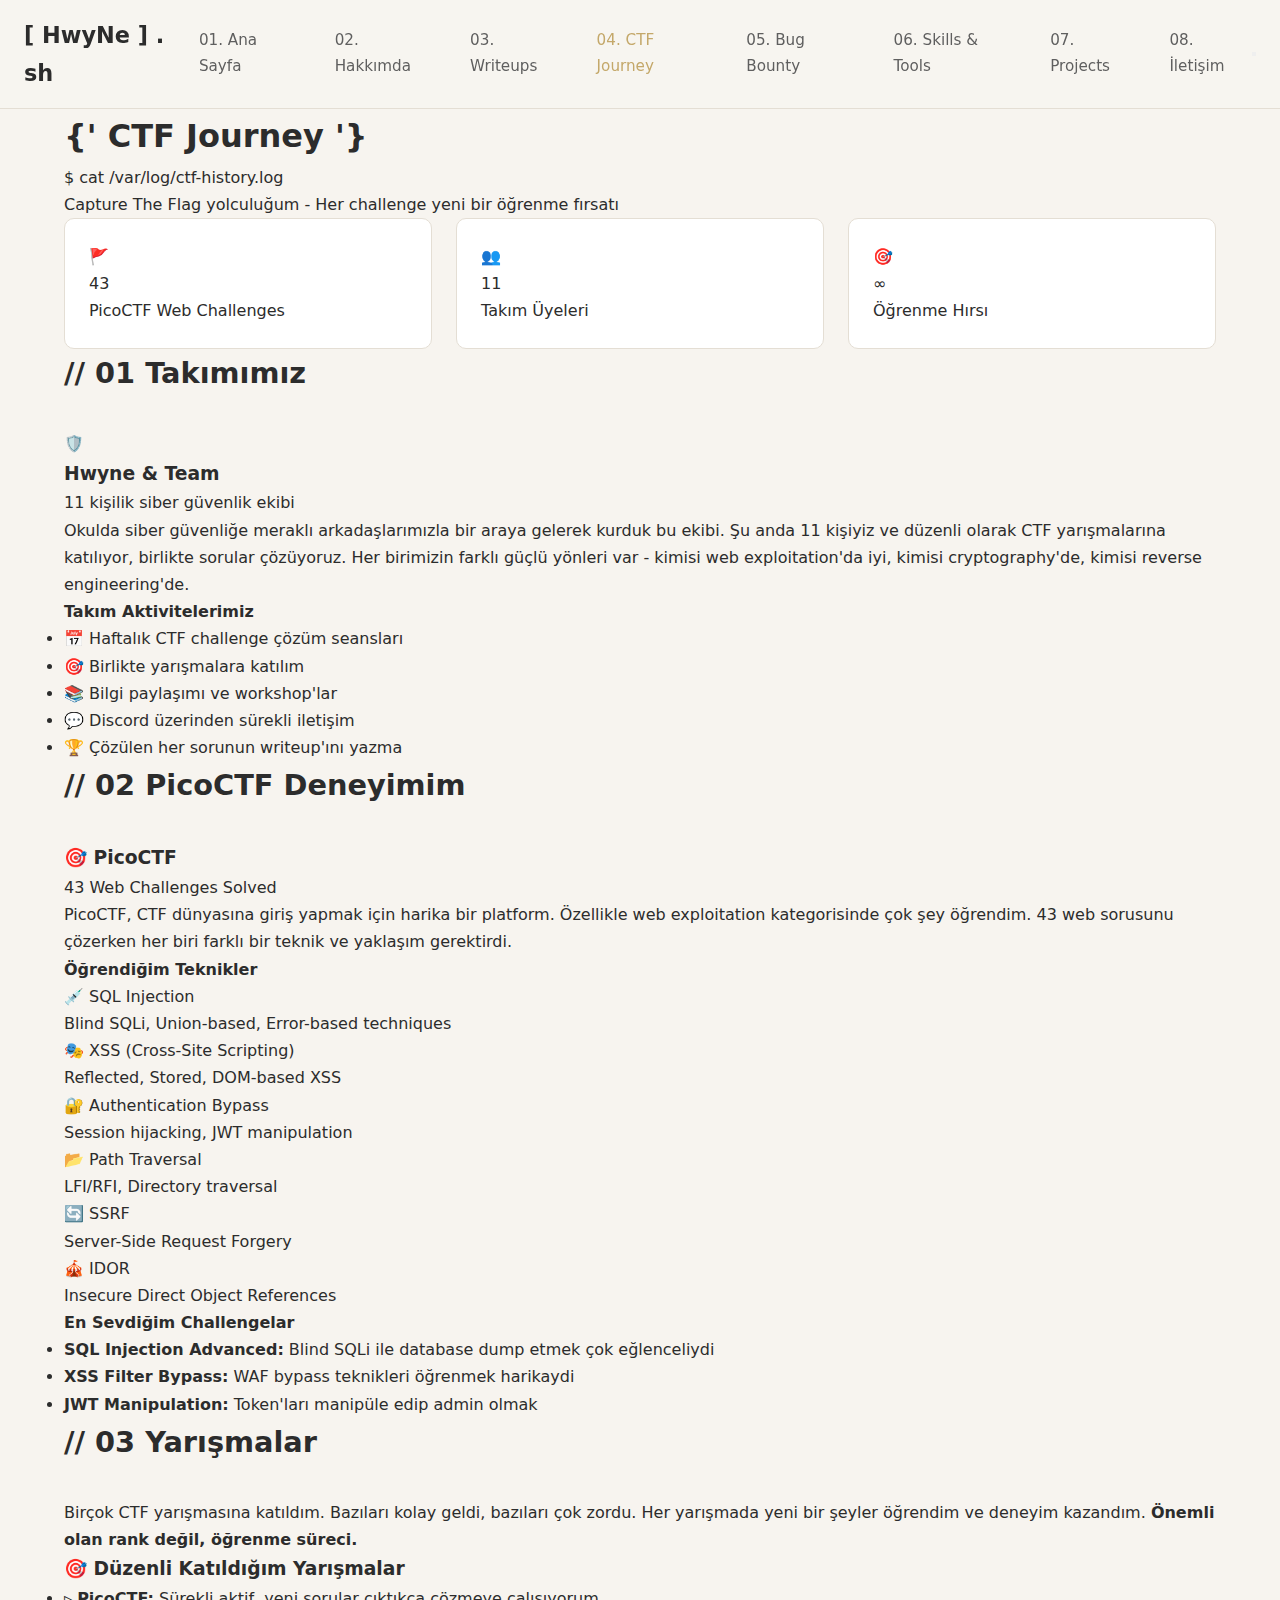
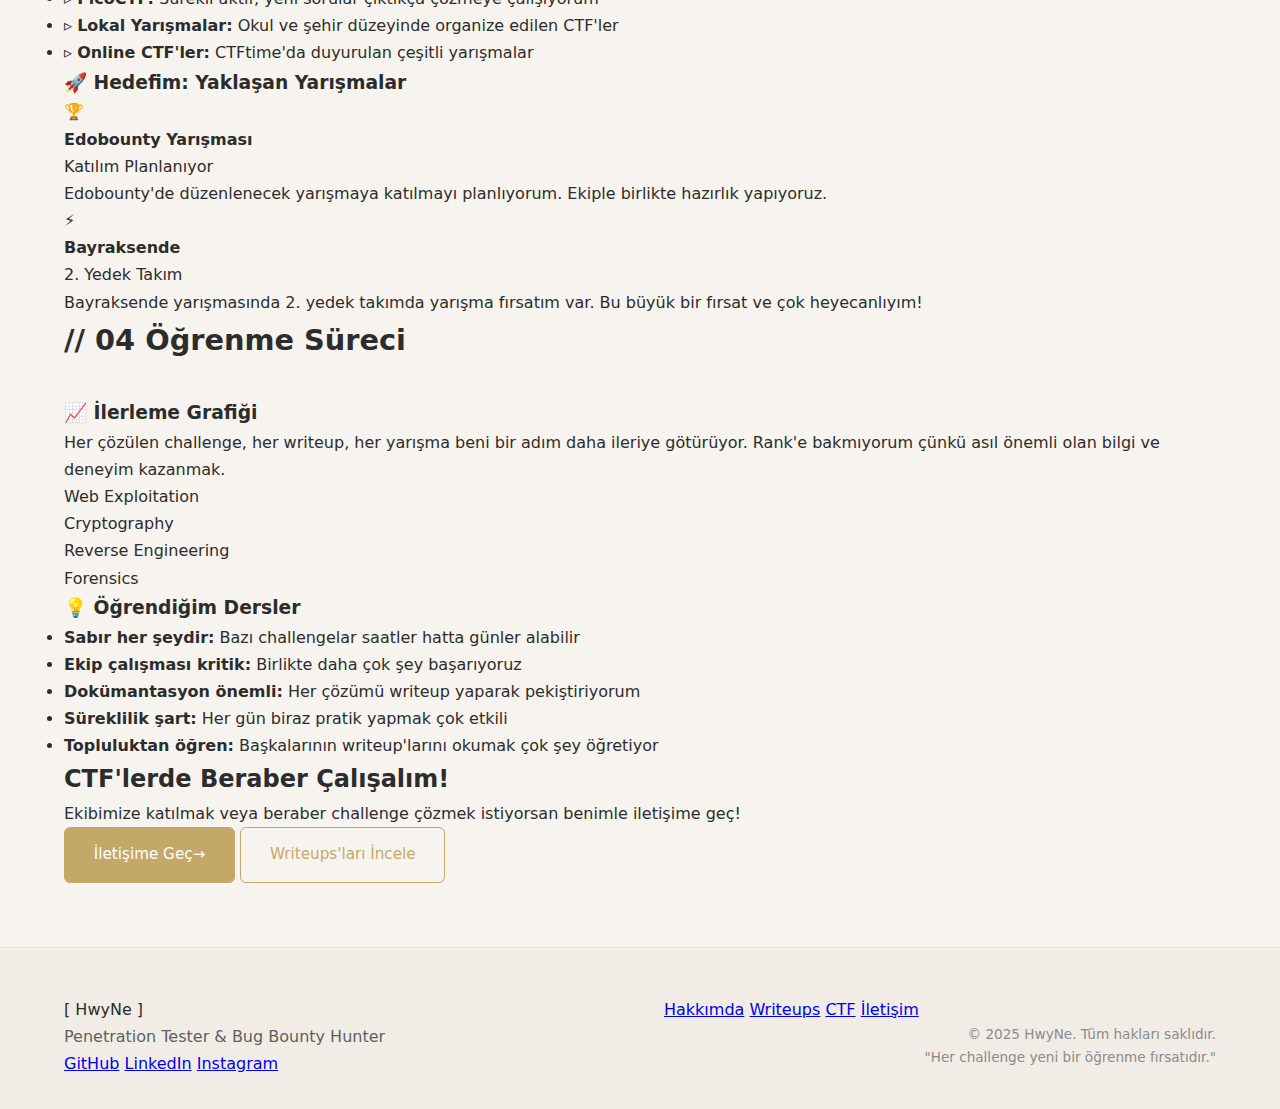
<file: ctf.html>
<!DOCTYPE html>
<html lang="tr">
<head>
    <meta charset="UTF-8">
    <meta name="viewport" content="width=device-width, initial-scale=1.0">
    <title>CTF Journey | HwyNe</title>
    <link rel="stylesheet" href="styles.css">
    <link href="https://fonts.googleapis.com/css2?family=Share+Tech+Mono&family=Orbitron:wght@400;700;900&family=Rajdhani:wght@300;500;700&display=swap" rel="stylesheet">
</head>
<body>
    <!-- Animated Background -->

    
    <!-- Navigation -->
    <nav class="main-nav">
        <div class="nav-wrapper">
            <a href="index.html" class="logo">
                <span class="logo-bracket">[</span>
                <span class="logo-text">HwyNe</span>
                <span class="logo-bracket">]</span>
                <span class="logo-dot">.</span>
                <span class="logo-ext">sh</span>
            </a>
            
            <div class="nav-menu" id="navMenu">
                <a href="index.html" class="nav-item">
                    <span class="nav-number">01.</span>
                    <span class="nav-text">Ana Sayfa</span>
                </a>
                <a href="about.html" class="nav-item">
                    <span class="nav-number">02.</span>
                    <span class="nav-text">Hakkımda</span>
                </a>
                <a href="writeups.html" class="nav-item">
                    <span class="nav-number">03.</span>
                    <span class="nav-text">Writeups</span>
                </a>
                <a href="ctf.html" class="nav-item active">
                    <span class="nav-number">04.</span>
                    <span class="nav-text">CTF Journey</span>
                </a>
                <a href="bugbounty.html" class="nav-item">
                    <span class="nav-number">05.</span>
                    <span class="nav-text">Bug Bounty</span>
                </a>
                <a href="skills.html" class="nav-item">
                    <span class="nav-number">06.</span>
                    <span class="nav-text">Skills & Tools</span>
                </a>
                <a href="projects.html" class="nav-item">
                    <span class="nav-number">07.</span>
                    <span class="nav-text">Projects</span>
                </a>
                <a href="contact.html" class="nav-item">
                    <span class="nav-number">08.</span>
                    <span class="nav-text">İletişim</span>
                </a>
            </div>
            
            <button class="nav-toggle" id="navToggle">
                <span></span>
                <span></span>
                <span></span>
            </button>
        </div>
    </nav>

    <!-- Page Header -->
    <section class="page-header">
        <div class="container">
            <div class="header-content">
                <h1 class="page-title">
                    <span class="title-bracket">{'</span>
                    CTF Journey
                    <span class="title-bracket">'}</span>
                </h1>
                <p class="page-subtitle">$ cat /var/log/ctf-history.log</p>
                <p class="page-desc">
                    Capture The Flag yolculuğum - Her challenge yeni bir öğrenme fırsatı
                </p>
            </div>
        </div>
    </section>

    <!-- Hero Stats -->
    <section class="ctf-stats">
        <div class="container">
            <div class="stats-grid">
                <div class="stat-card">
                    <div class="stat-icon">🚩</div>
                    <div class="stat-number">43</div>
                    <div class="stat-label">PicoCTF Web Challenges</div>
                </div>
                <div class="stat-card">
                    <div class="stat-icon">👥</div>
                    <div class="stat-number">11</div>
                    <div class="stat-label">Takım Üyeleri</div>
                </div>
                <div class="stat-card">
                    <div class="stat-icon">🎯</div>
                    <div class="stat-number">∞</div>
                    <div class="stat-label">Öğrenme Hırsı</div>
                </div>
            </div>
        </div>
    </section>

    <!-- Team Section -->
    <section class="team-section">
        <div class="container">
            <h2 class="section-title">
                <span class="title-number">// 01</span>
                <span class="title-text">Takımımız</span>
            </h2>

            <div class="team-card">
                <div class="team-header">
                    <div class="team-logo">
                        <span class="logo-icon">🛡️</span>
                    </div>
                    <div class="team-info">
                        <h3 class="team-name">Hwyne & Team</h3>
                        <p class="team-desc">11 kişilik siber güvenlik ekibi</p>
                    </div>
                </div>

                <div class="team-content">
                    <p class="team-story">
                        Okulda siber güvenliğe meraklı arkadaşlarımızla bir araya gelerek kurduk bu ekibi. 
                        Şu anda 11 kişiyiz ve düzenli olarak CTF yarışmalarına katılıyor, birlikte sorular 
                        çözüyoruz. Her birimizin farklı güçlü yönleri var - kimisi web exploitation'da iyi, 
                        kimisi cryptography'de, kimisi reverse engineering'de.
                    </p>

                    <div class="team-activities">
                        <h4>Takım Aktivitelerimiz</h4>
                        <ul class="activity-list">
                            <li>
                                <span class="activity-icon">📅</span>
                                <span>Haftalık CTF challenge çözüm seansları</span>
                            </li>
                            <li>
                                <span class="activity-icon">🎯</span>
                                <span>Birlikte yarışmalara katılım</span>
                            </li>
                            <li>
                                <span class="activity-icon">📚</span>
                                <span>Bilgi paylaşımı ve workshop'lar</span>
                            </li>
                            <li>
                                <span class="activity-icon">💬</span>
                                <span>Discord üzerinden sürekli iletişim</span>
                            </li>
                            <li>
                                <span class="activity-icon">🏆</span>
                                <span>Çözülen her sorunun writeup'ını yazma</span>
                            </li>
                        </ul>
                    </div>
                </div>
            </div>
        </div>
    </section>

    <!-- PicoCTF Experience -->
    <section class="picoctf-section">
        <div class="container">
            <h2 class="section-title">
                <span class="title-number">// 02</span>
                <span class="title-text">PicoCTF Deneyimim</span>
            </h2>

            <div class="platform-card">
                <div class="platform-header">
                    <h3>🎯 PicoCTF</h3>
                    <span class="platform-badge">43 Web Challenges Solved</span>
                </div>

                <div class="platform-content">
                    <p class="platform-desc">
                        PicoCTF, CTF dünyasına giriş yapmak için harika bir platform. 
                        Özellikle web exploitation kategorisinde çok şey öğrendim. 
                        43 web sorusunu çözerken her biri farklı bir teknik ve yaklaşım gerektirdi.
                    </p>

                    <div class="challenges-learned">
                        <h4>Öğrendiğim Teknikler</h4>
                        <div class="technique-grid">
                            <div class="technique-item">
                                <span class="tech-icon">💉</span>
                                <span class="tech-name">SQL Injection</span>
                                <p class="tech-desc">Blind SQLi, Union-based, Error-based techniques</p>
                            </div>
                            <div class="technique-item">
                                <span class="tech-icon">🎭</span>
                                <span class="tech-name">XSS (Cross-Site Scripting)</span>
                                <p class="tech-desc">Reflected, Stored, DOM-based XSS</p>
                            </div>
                            <div class="technique-item">
                                <span class="tech-icon">🔐</span>
                                <span class="tech-name">Authentication Bypass</span>
                                <p class="tech-desc">Session hijacking, JWT manipulation</p>
                            </div>
                            <div class="technique-item">
                                <span class="tech-icon">📂</span>
                                <span class="tech-name">Path Traversal</span>
                                <p class="tech-desc">LFI/RFI, Directory traversal</p>
                            </div>
                            <div class="technique-item">
                                <span class="tech-icon">🔄</span>
                                <span class="tech-name">SSRF</span>
                                <p class="tech-desc">Server-Side Request Forgery</p>
                            </div>
                            <div class="technique-item">
                                <span class="tech-icon">🎪</span>
                                <span class="tech-name">IDOR</span>
                                <p class="tech-desc">Insecure Direct Object References</p>
                            </div>
                        </div>
                    </div>

                    <div class="highlight-box">
                        <h4>En Sevdiğim Challengelar</h4>
                        <ul class="highlight-list">
                            <li>
                                <strong>SQL Injection Advanced:</strong> Blind SQLi ile database dump etmek çok eğlenceliydi
                            </li>
                            <li>
                                <strong>XSS Filter Bypass:</strong> WAF bypass teknikleri öğrenmek harikaydi
                            </li>
                            <li>
                                <strong>JWT Manipulation:</strong> Token'ları manipüle edip admin olmak
                            </li>
                        </ul>
                    </div>
                </div>
            </div>
        </div>
    </section>

    <!-- Competitions -->
    <section class="competitions-section">
        <div class="container">
            <h2 class="section-title">
                <span class="title-number">// 03</span>
                <span class="title-text">Yarışmalar</span>
            </h2>

            <div class="competitions-intro">
                <p class="intro-text">
                    Birçok CTF yarışmasına katıldım. Bazıları kolay geldi, bazıları çok zordu. 
                    Her yarışmada yeni bir şeyler öğrendim ve deneyim kazandım. 
                    <strong>Önemli olan rank değil, öğrenme süreci.</strong>
                </p>
            </div>

            <div class="competition-list">
                <div class="competition-card">
                    <div class="comp-header">
                        <h3>🎯 Düzenli Katıldığım Yarışmalar</h3>
                    </div>
                    <ul class="comp-items">
                        <li>
                            <span class="comp-bullet">▹</span>
                            <strong>PicoCTF:</strong> Sürekli aktif, yeni sorular çıktıkça çözmeye çalışıyorum
                        </li>
                        <li>
                            <span class="comp-bullet">▹</span>
                            <strong>Lokal Yarışmalar:</strong> Okul ve şehir düzeyinde organize edilen CTF'ler
                        </li>
                        <li>
                            <span class="comp-bullet">▹</span>
                            <strong>Online CTF'ler:</strong> CTFtime'da duyurulan çeşitli yarışmalar
                        </li>
                    </ul>
                </div>

                <div class="competition-card upcoming">
                    <div class="comp-header">
                        <h3>🚀 Hedefim: Yaklaşan Yarışmalar</h3>
                    </div>
                    <div class="upcoming-comp">
                        <div class="upcoming-item featured">
                            <div class="upcoming-icon">🏆</div>
                            <div class="upcoming-info">
                                <h4>Edobounty Yarışması</h4>
                                <p class="upcoming-status">Katılım Planlanıyor</p>
                                <p class="upcoming-desc">
                                    Edobounty'de düzenlenecek yarışmaya katılmayı planlıyorum. 
                                    Ekiple birlikte hazırlık yapıyoruz.
                                </p>
                            </div>
                        </div>

                        <div class="upcoming-item featured">
                            <div class="upcoming-icon">⚡</div>
                            <div class="upcoming-info">
                                <h4>Bayraksende</h4>
                                <p class="upcoming-status">2. Yedek Takım</p>
                                <p class="upcoming-desc">
                                    Bayraksende yarışmasında 2. yedek takımda yarışma fırsatım var. 
                                    Bu büyük bir fırsat ve çok heyecanlıyım!
                                </p>
                            </div>
                        </div>
                    </div>
                </div>
            </div>
        </div>
    </section>

    <!-- Learning Journey -->
    <section class="learning-section">
        <div class="container">
            <h2 class="section-title">
                <span class="title-number">// 04</span>
                <span class="title-text">Öğrenme Süreci</span>
            </h2>

            <div class="learning-content">
                <div class="learning-card">
                    <h3>📈 İlerleme Grafiği</h3>
                    <p>
                        Her çözülen challenge, her writeup, her yarışma beni bir adım daha ileriye götürüyor. 
                        Rank'e bakmıyorum çünkü asıl önemli olan bilgi ve deneyim kazanmak.
                    </p>
                    <div class="progress-items">
                        <div class="progress-item">
                            <span class="progress-label">Web Exploitation</span>
                            <div class="progress-bar">
                                <div class="progress-fill" style="width: 60%"></div>
                            </div>
                        </div>
                        <div class="progress-item">
                            <span class="progress-label">Cryptography</span>
                            <div class="progress-bar">
                                <div class="progress-fill" style="width: 35%"></div>
                            </div>
                        </div>
                        <div class="progress-item">
                            <span class="progress-label">Reverse Engineering</span>
                            <div class="progress-bar">
                                <div class="progress-fill" style="width: 25%"></div>
                            </div>
                        </div>
                        <div class="progress-item">
                            <span class="progress-label">Forensics</span>
                            <div class="progress-bar">
                                <div class="progress-fill" style="width: 40%"></div>
                            </div>
                        </div>
                    </div>
                </div>

                <div class="learning-card">
                    <h3>💡 Öğrendiğim Dersler</h3>
                    <ul class="lessons-list">
                        <li>
                            <strong>Sabır her şeydir:</strong> Bazı challengelar saatler hatta günler alabilir
                        </li>
                        <li>
                            <strong>Ekip çalışması kritik:</strong> Birlikte daha çok şey başarıyoruz
                        </li>
                        <li>
                            <strong>Dokümantasyon önemli:</strong> Her çözümü writeup yaparak pekiştiriyorum
                        </li>
                        <li>
                            <strong>Süreklilik şart:</strong> Her gün biraz pratik yapmak çok etkili
                        </li>
                        <li>
                            <strong>Topluluktan öğren:</strong> Başkalarının writeup'larını okumak çok şey öğretiyor
                        </li>
                    </ul>
                </div>
            </div>
        </div>
    </section>

    <!-- Call to Action -->
    <section class="cta-section">
        <div class="container">
            <div class="cta-box">
                <h2 class="cta-title">CTF'lerde Beraber Çalışalım!</h2>
                <p class="cta-text">
                    Ekibimize katılmak veya beraber challenge çözmek istiyorsan benimle iletişime geç!
                </p>
                <div class="cta-buttons">
                    <a href="contact.html" class="btn btn-primary">
                        <span class="btn-text">İletişime Geç</span>
                        <span class="btn-arrow">→</span>
                    </a>
                    <a href="writeups.html" class="btn btn-secondary">
                        <span class="btn-text">Writeups'ları İncele</span>
                    </a>
                </div>
            </div>
        </div>
    </section>

    <!-- Footer -->
    <footer class="main-footer">
        <div class="container">
            <div class="footer-content">
                <div class="footer-left">
                    <div class="footer-logo">
                        <span class="logo-bracket">[</span>
                        <span class="logo-text">HwyNe</span>
                        <span class="logo-bracket">]</span>
                    </div>
                    <p class="footer-desc">
                        Penetration Tester & Bug Bounty Hunter
                    </p>
                    <div class="footer-social">
                        <a href="https://github.com/HwyNe" target="_blank" class="social-link">GitHub</a>
                        <a href="https://www.linkedin.com/in/muhammed-emin-karkin-0479112a0/" target="_blank" class="social-link">LinkedIn</a>
                        <a href="https://www.instagram.com/muhammedeminkarkin/" target="_blank" class="social-link">Instagram</a>
                    </div>
                </div>
                
                <div class="footer-right">
                    <div class="footer-links">
                        <a href="about.html">Hakkımda</a>
                        <a href="writeups.html">Writeups</a>
                        <a href="ctf.html">CTF</a>
                        <a href="contact.html">İletişim</a>
                    </div>
                    <div class="footer-copyright">
                        <p>© 2025 HwyNe. Tüm hakları saklıdır.</p>
                        <p class="footer-quote">"Her challenge yeni bir öğrenme fırsatıdır."</p>
                    </div>
                </div>
            </div>
        </div>
    </footer>

    <script src="script.js"></script>
</body>
</html>
</file>
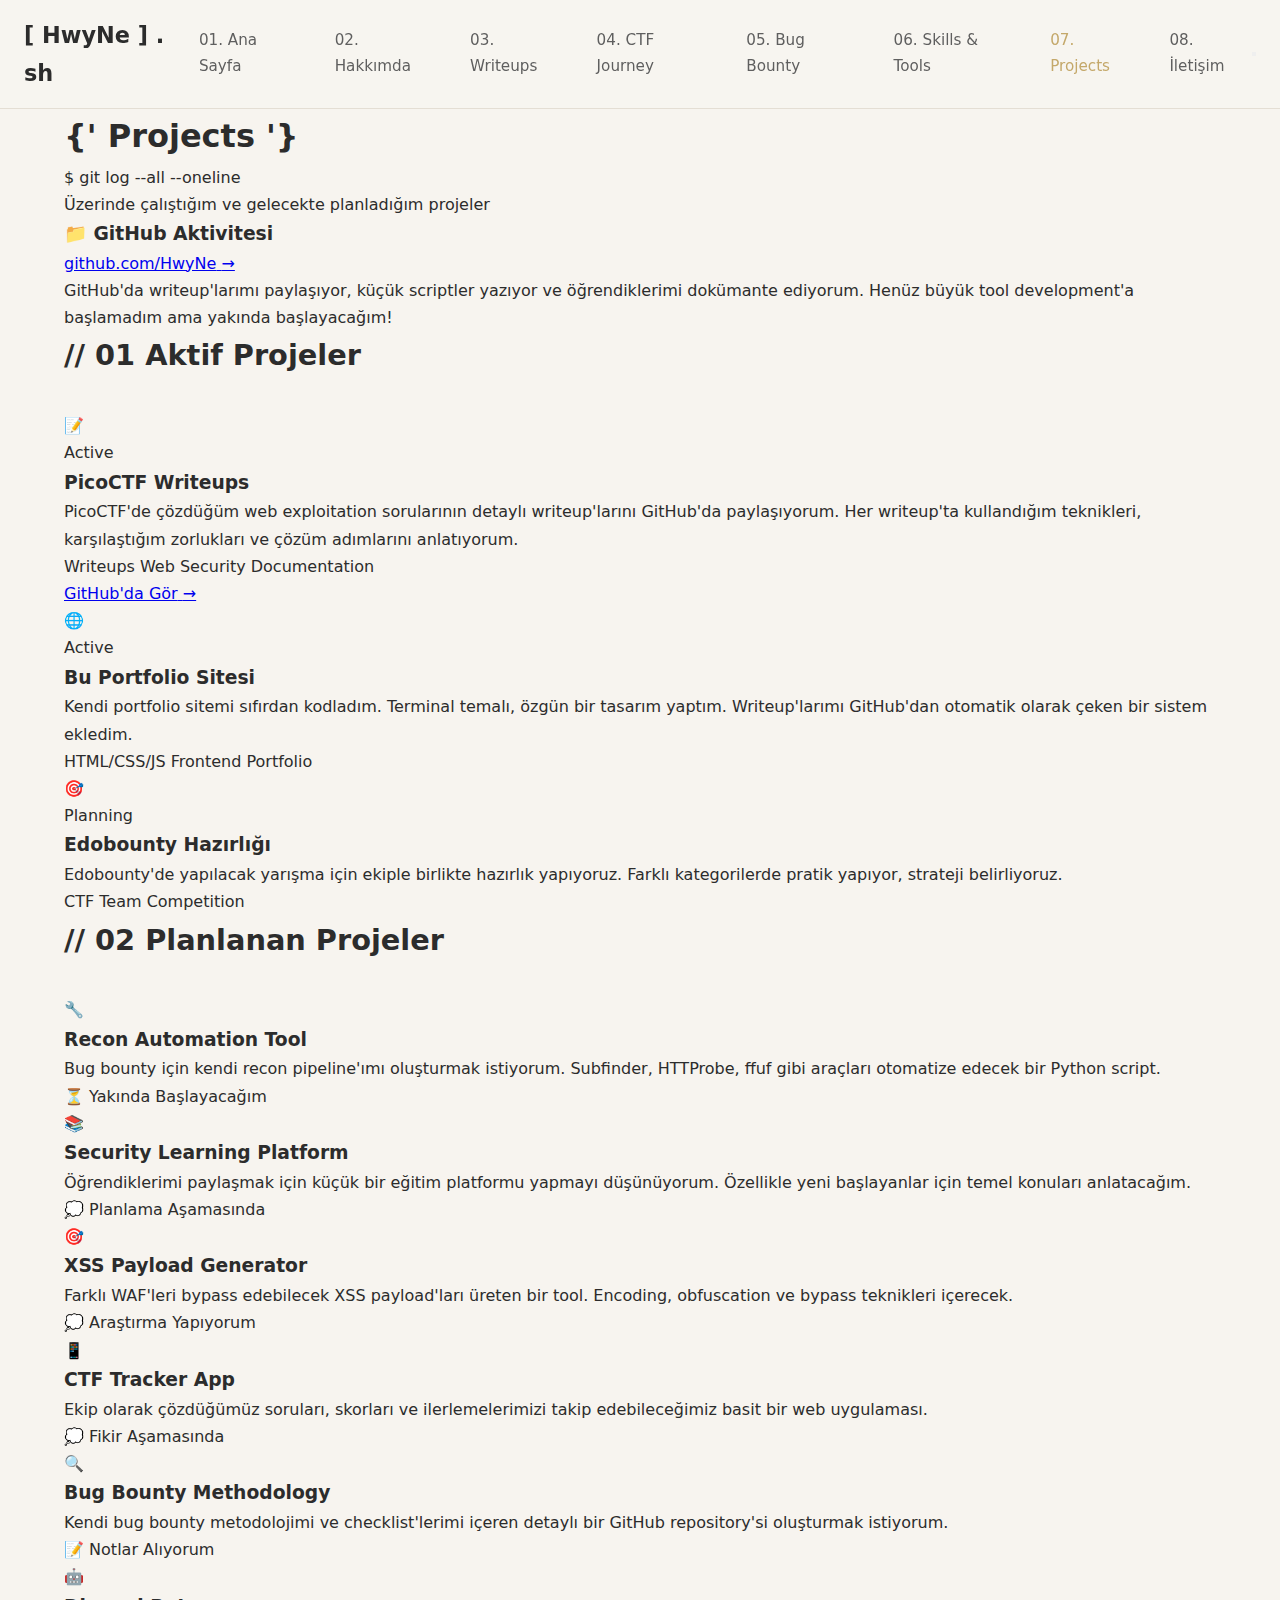
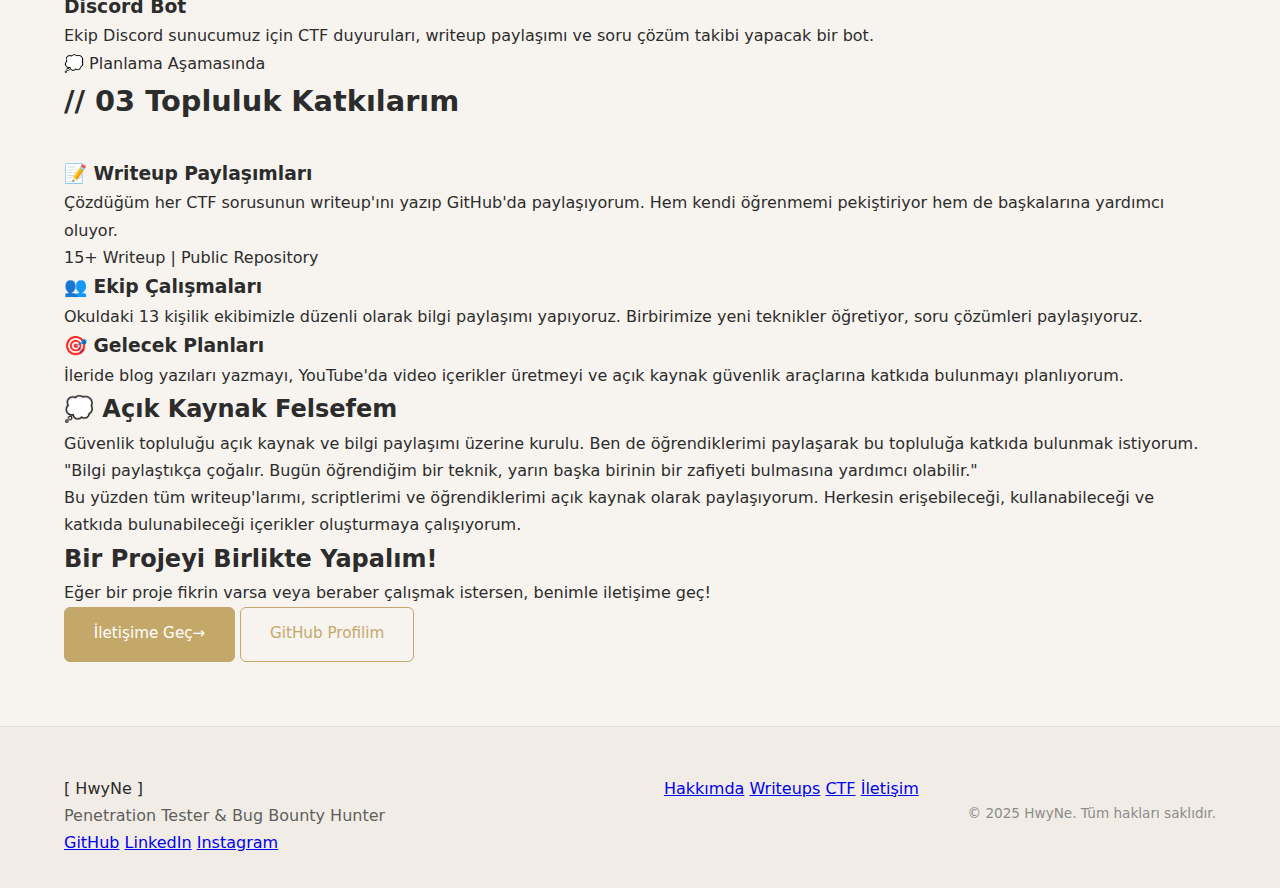
<file: projects.html>
<!DOCTYPE html>
<html lang="tr">
<head>
    <meta charset="UTF-8">
    <meta name="viewport" content="width=device-width, initial-scale=1.0">
    <title>Projects | HwyNe</title>
    <link rel="stylesheet" href="styles.css">
    <link href="https://fonts.googleapis.com/css2?family=Share+Tech+Mono&family=Orbitron:wght@400;700;900&family=Rajdhani:wght@300;500;700&display=swap" rel="stylesheet">
</head>
<body>
    <!-- Animated Background -->

    
    <!-- Navigation -->
    <nav class="main-nav">
        <div class="nav-wrapper">
            <a href="index.html" class="logo">
                <span class="logo-bracket">[</span>
                <span class="logo-text">HwyNe</span>
                <span class="logo-bracket">]</span>
                <span class="logo-dot">.</span>
                <span class="logo-ext">sh</span>
            </a>
            
            <div class="nav-menu" id="navMenu">
                <a href="index.html" class="nav-item">
                    <span class="nav-number">01.</span>
                    <span class="nav-text">Ana Sayfa</span>
                </a>
                <a href="about.html" class="nav-item">
                    <span class="nav-number">02.</span>
                    <span class="nav-text">Hakkımda</span>
                </a>
                <a href="writeups.html" class="nav-item">
                    <span class="nav-number">03.</span>
                    <span class="nav-text">Writeups</span>
                </a>
                <a href="ctf.html" class="nav-item">
                    <span class="nav-number">04.</span>
                    <span class="nav-text">CTF Journey</span>
                </a>
                <a href="bugbounty.html" class="nav-item">
                    <span class="nav-number">05.</span>
                    <span class="nav-text">Bug Bounty</span>
                </a>
                <a href="skills.html" class="nav-item">
                    <span class="nav-number">06.</span>
                    <span class="nav-text">Skills & Tools</span>
                </a>
                <a href="projects.html" class="nav-item active">
                    <span class="nav-number">07.</span>
                    <span class="nav-text">Projects</span>
                </a>
                <a href="contact.html" class="nav-item">
                    <span class="nav-number">08.</span>
                    <span class="nav-text">İletişim</span>
                </a>
            </div>
            
            <button class="nav-toggle" id="navToggle">
                <span></span>
                <span></span>
                <span></span>
            </button>
        </div>
    </nav>

    <!-- Page Header -->
    <section class="page-header">
        <div class="container">
            <div class="header-content">
                <h1 class="page-title">
                    <span class="title-bracket">{'</span>
                    Projects
                    <span class="title-bracket">'}</span>
                </h1>
                <p class="page-subtitle">$ git log --all --oneline</p>
                <p class="page-desc">
                    Üzerinde çalıştığım ve gelecekte planladığım projeler
                </p>
            </div>
        </div>
    </section>

    <!-- GitHub Stats -->
    <section class="github-section">
        <div class="container">
            <div class="github-card">
                <div class="github-header">
                    <h3>📁 GitHub Aktivitesi</h3>
                    <a href="https://github.com/HwyNe" target="_blank" class="github-link">
                        <span>github.com/HwyNe</span>
                        <span class="link-arrow">→</span>
                    </a>
                </div>
                <p class="github-desc">
                    GitHub'da writeup'larımı paylaşıyor, küçük scriptler yazıyor ve 
                    öğrendiklerimi dokümante ediyorum. Henüz büyük tool development'a 
                    başlamadım ama yakında başlayacağım!
                </p>
            </div>
        </div>
    </section>

    <!-- Active Projects -->
    <section class="active-projects">
        <div class="container">
            <h2 class="section-title">
                <span class="title-number">// 01</span>
                <span class="title-text">Aktif Projeler</span>
            </h2>

            <div class="projects-grid">
                <div class="project-card featured">
                    <div class="project-header">
                        <div class="project-icon">📝</div>
                        <div class="project-status">
                            <span class="status-badge active">Active</span>
                        </div>
                    </div>
                    <h3>PicoCTF Writeups</h3>
                    <p class="project-desc">
                        PicoCTF'de çözdüğüm web exploitation sorularının detaylı writeup'larını 
                        GitHub'da paylaşıyorum. Her writeup'ta kullandığım teknikleri, 
                        karşılaştığım zorlukları ve çözüm adımlarını anlatıyorum.
                    </p>
                    <div class="project-tags">
                        <span class="tag">Writeups</span>
                        <span class="tag">Web Security</span>
                        <span class="tag">Documentation</span>
                    </div>
                    <div class="project-footer">
                        <a href="https://github.com/HwyNe/PitoCtf-Writeups" target="_blank" class="project-link">
                            <span>GitHub'da Gör</span>
                            <span class="arrow">→</span>
                        </a>
                    </div>
                </div>

                <div class="project-card">
                    <div class="project-header">
                        <div class="project-icon">🌐</div>
                        <div class="project-status">
                            <span class="status-badge active">Active</span>
                        </div>
                    </div>
                    <h3>Bu Portfolio Sitesi</h3>
                    <p class="project-desc">
                        Kendi portfolio sitemi sıfırdan kodladım. Terminal temalı, 
                        özgün bir tasarım yaptım. Writeup'larımı GitHub'dan otomatik 
                        olarak çeken bir sistem ekledim.
                    </p>
                    <div class="project-tags">
                        <span class="tag">HTML/CSS/JS</span>
                        <span class="tag">Frontend</span>
                        <span class="tag">Portfolio</span>
                    </div>
                </div>

                <div class="project-card">
                    <div class="project-header">
                        <div class="project-icon">🎯</div>
                        <div class="project-status">
                            <span class="status-badge planning">Planning</span>
                        </div>
                    </div>
                    <h3>Edobounty Hazırlığı</h3>
                    <p class="project-desc">
                        Edobounty'de yapılacak yarışma için ekiple birlikte hazırlık yapıyoruz. 
                        Farklı kategorilerde pratik yapıyor, strateji belirliyoruz.
                    </p>
                    <div class="project-tags">
                        <span class="tag">CTF</span>
                        <span class="tag">Team</span>
                        <span class="tag">Competition</span>
                    </div>
                </div>
            </div>
        </div>
    </section>

    <!-- Planned Projects -->
    <section class="planned-projects">
        <div class="container">
            <h2 class="section-title">
                <span class="title-number">// 02</span>
                <span class="title-text">Planlanan Projeler</span>
            </h2>

            <div class="planned-grid">
                <div class="planned-card">
                    <div class="planned-icon">🔧</div>
                    <h3>Recon Automation Tool</h3>
                    <p>
                        Bug bounty için kendi recon pipeline'ımı oluşturmak istiyorum. 
                        Subfinder, HTTProbe, ffuf gibi araçları otomatize edecek bir Python script.
                    </p>
                    <div class="planned-status">
                        <span class="status-icon">⏳</span>
                        <span>Yakında Başlayacağım</span>
                    </div>
                </div>

                <div class="planned-card">
                    <div class="planned-icon">📚</div>
                    <h3>Security Learning Platform</h3>
                    <p>
                        Öğrendiklerimi paylaşmak için küçük bir eğitim platformu yapmayı düşünüyorum. 
                        Özellikle yeni başlayanlar için temel konuları anlatacağım.
                    </p>
                    <div class="planned-status">
                        <span class="status-icon">💭</span>
                        <span>Planlama Aşamasında</span>
                    </div>
                </div>

                <div class="planned-card">
                    <div class="planned-icon">🎯</div>
                    <h3>XSS Payload Generator</h3>
                    <p>
                        Farklı WAF'leri bypass edebilecek XSS payload'ları üreten bir tool. 
                        Encoding, obfuscation ve bypass teknikleri içerecek.
                    </p>
                    <div class="planned-status">
                        <span class="status-icon">💭</span>
                        <span>Araştırma Yapıyorum</span>
                    </div>
                </div>

                <div class="planned-card">
                    <div class="planned-icon">📱</div>
                    <h3>CTF Tracker App</h3>
                    <p>
                        Ekip olarak çözdüğümüz soruları, skorları ve ilerlemelerimizi 
                        takip edebileceğimiz basit bir web uygulaması.
                    </p>
                    <div class="planned-status">
                        <span class="status-icon">💭</span>
                        <span>Fikir Aşamasında</span>
                    </div>
                </div>

                <div class="planned-card">
                    <div class="planned-icon">🔍</div>
                    <h3>Bug Bounty Methodology</h3>
                    <p>
                        Kendi bug bounty metodolojimi ve checklist'lerimi içeren 
                        detaylı bir GitHub repository'si oluşturmak istiyorum.
                    </p>
                    <div class="planned-status">
                        <span class="status-icon">📝</span>
                        <span>Notlar Alıyorum</span>
                    </div>
                </div>

                <div class="planned-card">
                    <div class="planned-icon">🤖</div>
                    <h3>Discord Bot</h3>
                    <p>
                        Ekip Discord sunucumuz için CTF duyuruları, writeup paylaşımı 
                        ve soru çözüm takibi yapacak bir bot.
                    </p>
                    <div class="planned-status">
                        <span class="status-icon">💭</span>
                        <span>Planlama Aşamasında</span>
                    </div>
                </div>
            </div>
        </div>
    </section>

    <!-- Contributions -->
    <section class="contributions-section">
        <div class="container">
            <h2 class="section-title">
                <span class="title-number">// 03</span>
                <span class="title-text">Topluluk Katkılarım</span>
            </h2>

            <div class="contributions-content">
                <div class="contrib-card">
                    <h3>📝 Writeup Paylaşımları</h3>
                    <p>
                        Çözdüğüm her CTF sorusunun writeup'ını yazıp GitHub'da paylaşıyorum. 
                        Hem kendi öğrenmemi pekiştiriyor hem de başkalarına yardımcı oluyor.
                    </p>
                    <div class="contrib-stats">
                        <span class="stat">15+ Writeup</span>
                        <span class="separator">|</span>
                        <span class="stat">Public Repository</span>
                    </div>
                </div>

                <div class="contrib-card">
                    <h3>👥 Ekip Çalışmaları</h3>
                    <p>
                        Okuldaki 13 kişilik ekibimizle düzenli olarak bilgi paylaşımı yapıyoruz. 
                        Birbirimize yeni teknikler öğretiyor, soru çözümleri paylaşıyoruz.
                    </p>
                </div>

                <div class="contrib-card">
                    <h3>🎯 Gelecek Planları</h3>
                    <p>
                        İleride blog yazıları yazmayı, YouTube'da video içerikler üretmeyi 
                        ve açık kaynak güvenlik araçlarına katkıda bulunmayı planlıyorum.
                    </p>
                </div>
            </div>
        </div>
    </section>

    <!-- Open Source Philosophy -->
    <section class="philosophy-section">
        <div class="container">
            <div class="philosophy-box">
                <h2>💭 Açık Kaynak Felsefem</h2>
                <p>
                    Güvenlik topluluğu açık kaynak ve bilgi paylaşımı üzerine kurulu. 
                    Ben de öğrendiklerimi paylaşarak bu topluluğa katkıda bulunmak istiyorum.
                </p>
                <blockquote class="philosophy-quote">
                    "Bilgi paylaştıkça çoğalır. Bugün öğrendiğim bir teknik, yarın başka 
                    birinin bir zafiyeti bulmasına yardımcı olabilir."
                </blockquote>
                <p>
                    Bu yüzden tüm writeup'larımı, scriptlerimi ve öğrendiklerimi açık kaynak 
                    olarak paylaşıyorum. Herkesin erişebileceği, kullanabileceği ve katkıda 
                    bulunabileceği içerikler oluşturmaya çalışıyorum.
                </p>
            </div>
        </div>
    </section>

    <!-- CTA Section -->
    <section class="cta-section">
        <div class="container">
            <div class="cta-box">
                <h2 class="cta-title">Bir Projeyi Birlikte Yapalım!</h2>
                <p class="cta-text">
                    Eğer bir proje fikrin varsa veya beraber çalışmak istersen, benimle iletişime geç!
                </p>
                <div class="cta-buttons">
                    <a href="contact.html" class="btn btn-primary">
                        <span class="btn-text">İletişime Geç</span>
                        <span class="btn-arrow">→</span>
                    </a>
                    <a href="https://github.com/HwyNe" target="_blank" class="btn btn-secondary">
                        <span class="btn-text">GitHub Profilim</span>
                    </a>
                </div>
            </div>
        </div>
    </section>

    <!-- Footer -->
    <footer class="main-footer">
        <div class="container">
            <div class="footer-content">
                <div class="footer-left">
                    <div class="footer-logo">
                        <span class="logo-bracket">[</span>
                        <span class="logo-text">HwyNe</span>
                        <span class="logo-bracket">]</span>
                    </div>
                    <p class="footer-desc">
                        Penetration Tester & Bug Bounty Hunter
                    </p>
                    <div class="footer-social">
                        <a href="https://github.com/HwyNe" target="_blank" class="social-link">GitHub</a>
                        <a href="https://www.linkedin.com/in/muhammed-emin-karkin-0479112a0/" target="_blank" class="social-link">LinkedIn</a>
                        <a href="https://www.instagram.com/muhammedeminkarkin/" target="_blank" class="social-link">Instagram</a>
                    </div>
                </div>
                
                <div class="footer-right">
                    <div class="footer-links">
                        <a href="about.html">Hakkımda</a>
                        <a href="writeups.html">Writeups</a>
                        <a href="ctf.html">CTF</a>
                        <a href="contact.html">İletişim</a>
                    </div>
                    <div class="footer-copyright">
                        <p>© 2025 HwyNe. Tüm hakları saklıdır.</p>
                    </div>
                </div>
            </div>
        </div>
    </footer>

    <script src="script.js"></script>
</body>
</html>
</file>
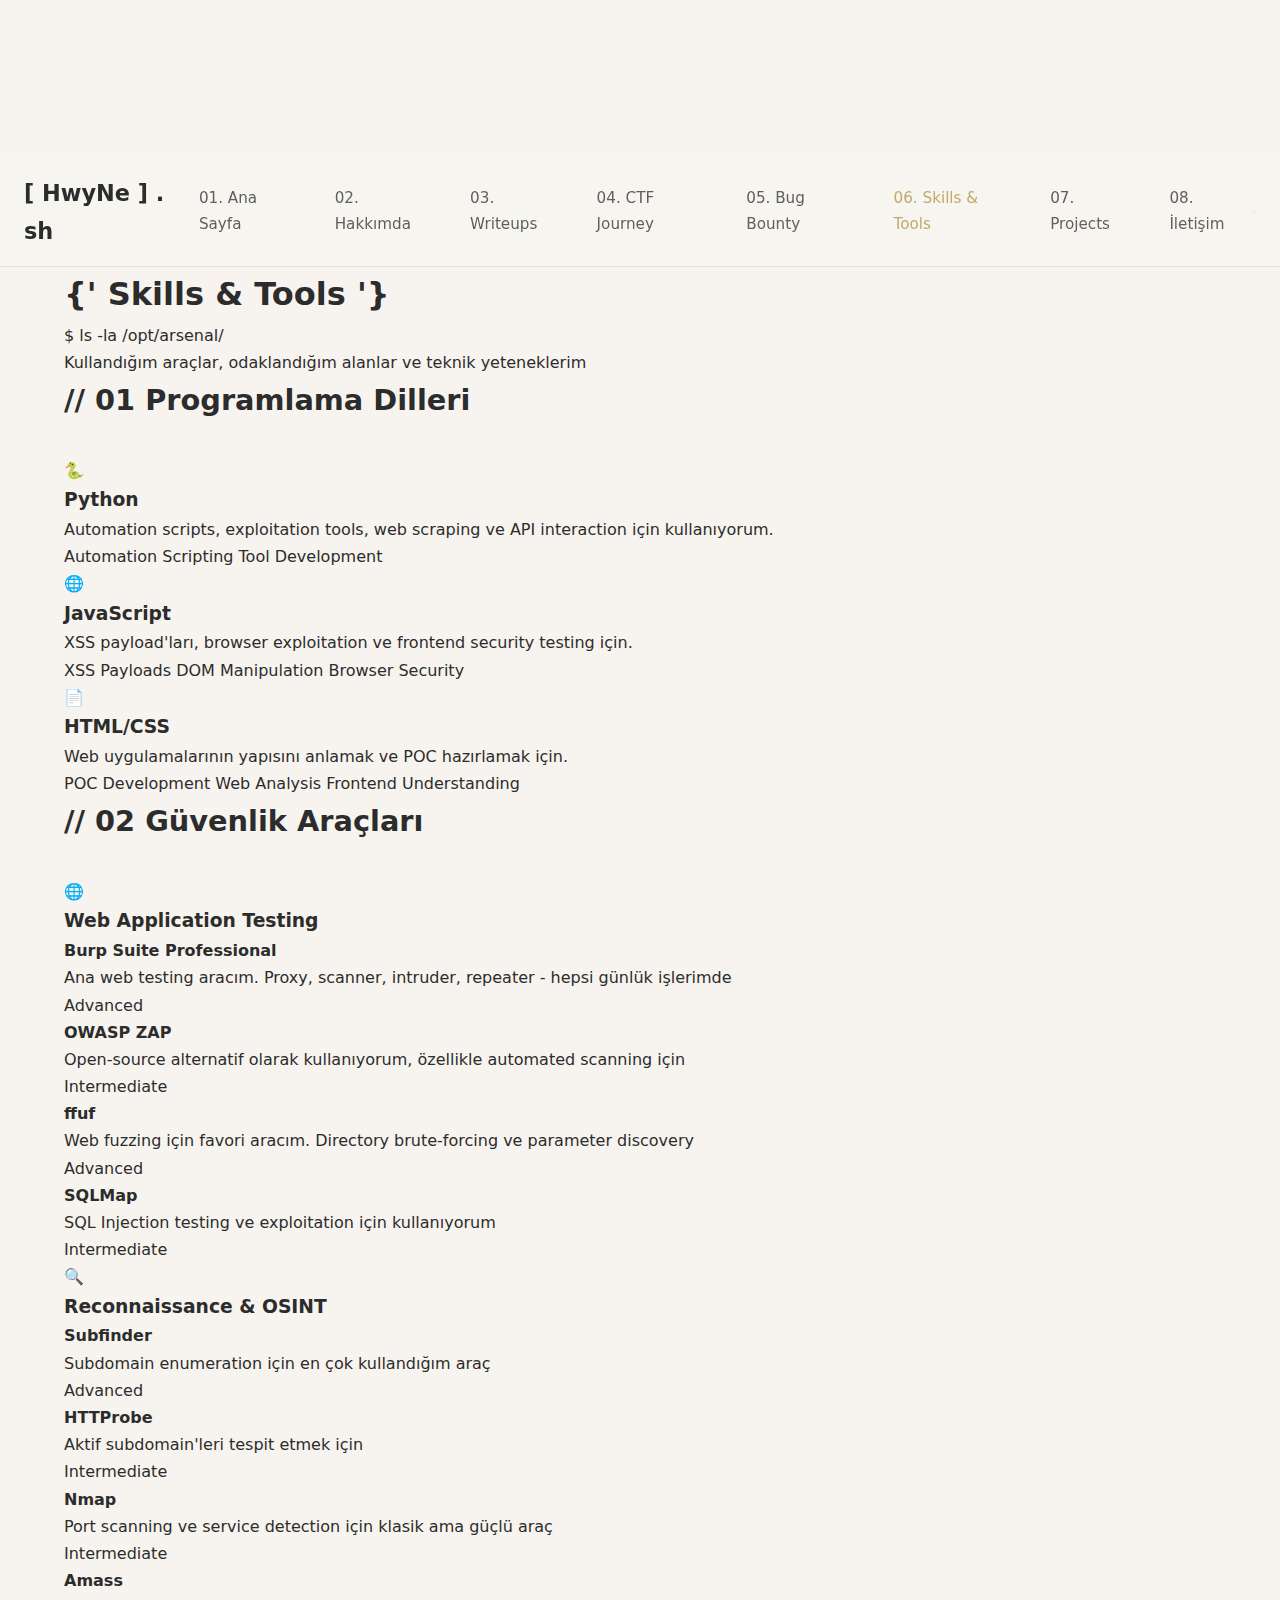
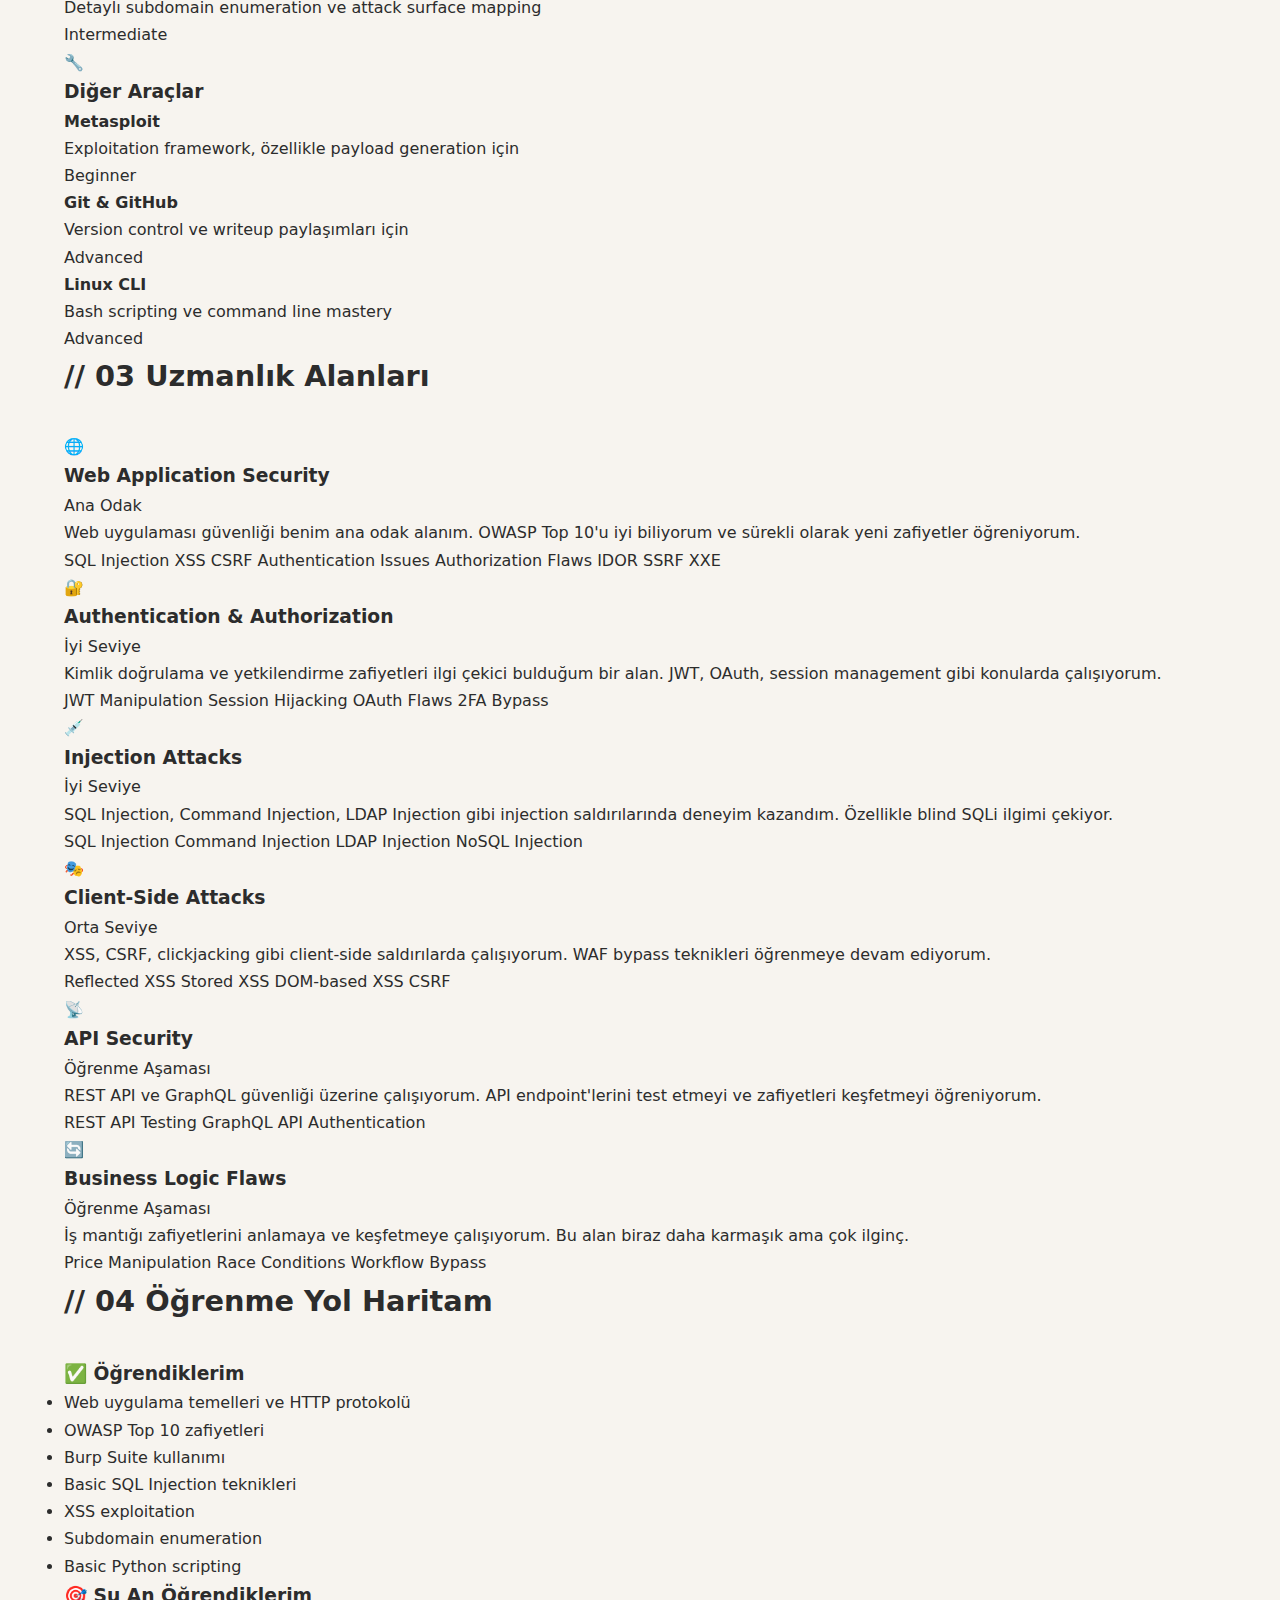
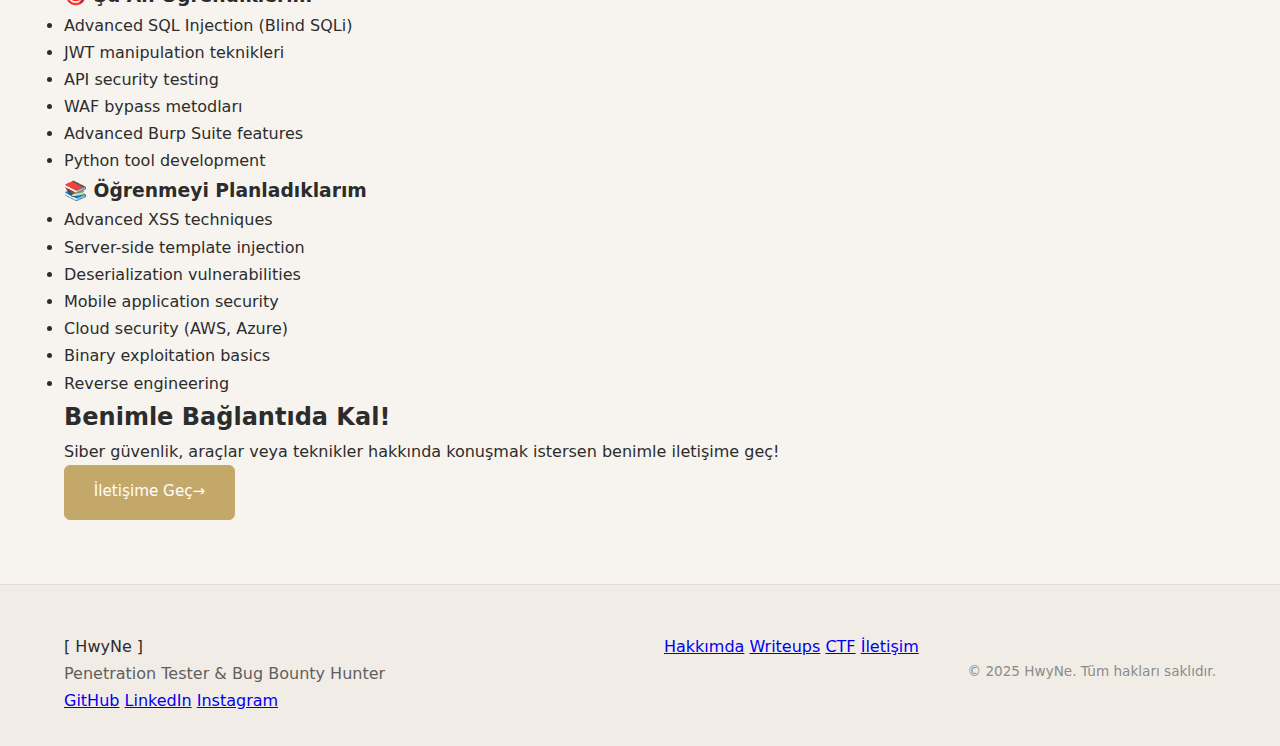
<file: skills.html>
<!DOCTYPE html>
<html lang="tr">
<head>
    <meta charset="UTF-8">
    <meta name="viewport" content="width=device-width, initial-scale=1.0">
    <title>Skills & Tools | HwyNe</title>
    <link rel="stylesheet" href="styles.css">
    <link href="https://fonts.googleapis.com/css2?family=Share+Tech+Mono&family=Orbitron:wght@400;700;900&family=Rajdhani:wght@300;500;700&display=swap" rel="stylesheet">
</head>
<body>
    <!-- Animated Background -->
    <div class="cyber-bg">
        <canvas id="matrix"></canvas>
    </div>
    
    <!-- Navigation -->
    <nav class="main-nav">
        <div class="nav-wrapper">
            <a href="index.html" class="logo">
                <span class="logo-bracket">[</span>
                <span class="logo-text">HwyNe</span>
                <span class="logo-bracket">]</span>
                <span class="logo-dot">.</span>
                <span class="logo-ext">sh</span>
            </a>
            
            <div class="nav-menu" id="navMenu">
                <a href="index.html" class="nav-item">
                    <span class="nav-number">01.</span>
                    <span class="nav-text">Ana Sayfa</span>
                </a>
                <a href="about.html" class="nav-item">
                    <span class="nav-number">02.</span>
                    <span class="nav-text">Hakkımda</span>
                </a>
                <a href="writeups.html" class="nav-item">
                    <span class="nav-number">03.</span>
                    <span class="nav-text">Writeups</span>
                </a>
                <a href="ctf.html" class="nav-item">
                    <span class="nav-number">04.</span>
                    <span class="nav-text">CTF Journey</span>
                </a>
                <a href="bugbounty.html" class="nav-item">
                    <span class="nav-number">05.</span>
                    <span class="nav-text">Bug Bounty</span>
                </a>
                <a href="skills.html" class="nav-item active">
                    <span class="nav-number">06.</span>
                    <span class="nav-text">Skills & Tools</span>
                </a>
                <a href="projects.html" class="nav-item">
                    <span class="nav-number">07.</span>
                    <span class="nav-text">Projects</span>
                </a>
                <a href="contact.html" class="nav-item">
                    <span class="nav-number">08.</span>
                    <span class="nav-text">İletişim</span>
                </a>
            </div>
            
            <button class="nav-toggle" id="navToggle">
                <span></span>
                <span></span>
                <span></span>
            </button>
        </div>
    </nav>

    <!-- Page Header -->
    <section class="page-header">
        <div class="container">
            <div class="header-content">
                <h1 class="page-title">
                    <span class="title-bracket">{'</span>
                    Skills & Tools
                    <span class="title-bracket">'}</span>
                </h1>
                <p class="page-subtitle">$ ls -la /opt/arsenal/</p>
                <p class="page-desc">
                    Kullandığım araçlar, odaklandığım alanlar ve teknik yeteneklerim
                </p>
            </div>
        </div>
    </section>

    <!-- Programming Languages -->
    <section class="languages-section">
        <div class="container">
            <h2 class="section-title">
                <span class="title-number">// 01</span>
                <span class="title-text">Programlama Dilleri</span>
            </h2>

            <div class="languages-grid">
                <div class="language-card">
                    <div class="lang-header">
                        <div class="lang-icon">🐍</div>
                        <h3>Python</h3>
                    </div>
                    <div class="lang-bar">
                        <div class="lang-fill" style="width: 70%"></div>
                    </div>
                    <p class="lang-desc">
                        Automation scripts, exploitation tools, web scraping ve API interaction için kullanıyorum.
                    </p>
                    <div class="lang-uses">
                        <span class="use-tag">Automation</span>
                        <span class="use-tag">Scripting</span>
                        <span class="use-tag">Tool Development</span>
                    </div>
                </div>

                <div class="language-card">
                    <div class="lang-header">
                        <div class="lang-icon">🌐</div>
                        <h3>JavaScript</h3>
                    </div>
                    <div class="lang-bar">
                        <div class="lang-fill" style="width: 65%"></div>
                    </div>
                    <p class="lang-desc">
                        XSS payload'ları, browser exploitation ve frontend security testing için.
                    </p>
                    <div class="lang-uses">
                        <span class="use-tag">XSS Payloads</span>
                        <span class="use-tag">DOM Manipulation</span>
                        <span class="use-tag">Browser Security</span>
                    </div>
                </div>

                <div class="language-card">
                    <div class="lang-header">
                        <div class="lang-icon">📄</div>
                        <h3>HTML/CSS</h3>
                    </div>
                    <div class="lang-bar">
                        <div class="lang-fill" style="width: 75%"></div>
                    </div>
                    <p class="lang-desc">
                        Web uygulamalarının yapısını anlamak ve POC hazırlamak için.
                    </p>
                    <div class="lang-uses">
                        <span class="use-tag">POC Development</span>
                        <span class="use-tag">Web Analysis</span>
                        <span class="use-tag">Frontend Understanding</span>
                    </div>
                </div>
            </div>
        </div>
    </section>

    <!-- Security Tools -->
    <section class="tools-section">
        <div class="container">
            <h2 class="section-title">
                <span class="title-number">// 02</span>
                <span class="title-text">Güvenlik Araçları</span>
            </h2>

            <div class="tools-categories">
                <!-- Web Testing -->
                <div class="tool-category">
                    <div class="category-header">
                        <span class="category-icon">🌐</span>
                        <h3>Web Application Testing</h3>
                    </div>
                    <div class="tools-list">
                        <div class="tool-item">
                            <div class="tool-info">
                                <h4>Burp Suite Professional</h4>
                                <p>Ana web testing aracım. Proxy, scanner, intruder, repeater - hepsi günlük işlerimde</p>
                            </div>
                            <div class="tool-proficiency">
                                <div class="prof-bar">
                                    <div class="prof-fill" style="width: 75%"></div>
                                </div>
                                <span class="prof-label">Advanced</span>
                            </div>
                        </div>

                        <div class="tool-item">
                            <div class="tool-info">
                                <h4>OWASP ZAP</h4>
                                <p>Open-source alternatif olarak kullanıyorum, özellikle automated scanning için</p>
                            </div>
                            <div class="tool-proficiency">
                                <div class="prof-bar">
                                    <div class="prof-fill" style="width: 60%"></div>
                                </div>
                                <span class="prof-label">Intermediate</span>
                            </div>
                        </div>

                        <div class="tool-item">
                            <div class="tool-info">
                                <h4>ffuf</h4>
                                <p>Web fuzzing için favori aracım. Directory brute-forcing ve parameter discovery</p>
                            </div>
                            <div class="tool-proficiency">
                                <div class="prof-bar">
                                    <div class="prof-fill" style="width: 70%"></div>
                                </div>
                                <span class="prof-label">Advanced</span>
                            </div>
                        </div>

                        <div class="tool-item">
                            <div class="tool-info">
                                <h4>SQLMap</h4>
                                <p>SQL Injection testing ve exploitation için kullanıyorum</p>
                            </div>
                            <div class="tool-proficiency">
                                <div class="prof-bar">
                                    <div class="prof-fill" style="width: 65%"></div>
                                </div>
                                <span class="prof-label">Intermediate</span>
                            </div>
                        </div>
                    </div>
                </div>

                <!-- Reconnaissance -->
                <div class="tool-category">
                    <div class="category-header">
                        <span class="category-icon">🔍</span>
                        <h3>Reconnaissance & OSINT</h3>
                    </div>
                    <div class="tools-list">
                        <div class="tool-item">
                            <div class="tool-info">
                                <h4>Subfinder</h4>
                                <p>Subdomain enumeration için en çok kullandığım araç</p>
                            </div>
                            <div class="tool-proficiency">
                                <div class="prof-bar">
                                    <div class="prof-fill" style="width: 70%"></div>
                                </div>
                                <span class="prof-label">Advanced</span>
                            </div>
                        </div>

                        <div class="tool-item">
                            <div class="tool-info">
                                <h4>HTTProbe</h4>
                                <p>Aktif subdomain'leri tespit etmek için</p>
                            </div>
                            <div class="tool-proficiency">
                                <div class="prof-bar">
                                    <div class="prof-fill" style="width: 65%"></div>
                                </div>
                                <span class="prof-label">Intermediate</span>
                            </div>
                        </div>

                        <div class="tool-item">
                            <div class="tool-info">
                                <h4>Nmap</h4>
                                <p>Port scanning ve service detection için klasik ama güçlü araç</p>
                            </div>
                            <div class="tool-proficiency">
                                <div class="prof-bar">
                                    <div class="prof-fill" style="width: 60%"></div>
                                </div>
                                <span class="prof-label">Intermediate</span>
                            </div>
                        </div>

                        <div class="tool-item">
                            <div class="tool-info">
                                <h4>Amass</h4>
                                <p>Detaylı subdomain enumeration ve attack surface mapping</p>
                            </div>
                            <div class="tool-proficiency">
                                <div class="prof-bar">
                                    <div class="prof-fill" style="width: 55%"></div>
                                </div>
                                <span class="prof-label">Intermediate</span>
                            </div>
                        </div>
                    </div>
                </div>

                <!-- Other Tools -->
                <div class="tool-category">
                    <div class="category-header">
                        <span class="category-icon">🔧</span>
                        <h3>Diğer Araçlar</h3>
                    </div>
                    <div class="tools-list">
                        <div class="tool-item">
                            <div class="tool-info">
                                <h4>Metasploit</h4>
                                <p>Exploitation framework, özellikle payload generation için</p>
                            </div>
                            <div class="tool-proficiency">
                                <div class="prof-bar">
                                    <div class="prof-fill" style="width: 50%"></div>
                                </div>
                                <span class="prof-label">Beginner</span>
                            </div>
                        </div>

                        <div class="tool-item">
                            <div class="tool-info">
                                <h4>Git & GitHub</h4>
                                <p>Version control ve writeup paylaşımları için</p>
                            </div>
                            <div class="tool-proficiency">
                                <div class="prof-bar">
                                    <div class="prof-fill" style="width: 75%"></div>
                                </div>
                                <span class="prof-label">Advanced</span>
                            </div>
                        </div>

                        <div class="tool-item">
                            <div class="tool-info">
                                <h4>Linux CLI</h4>
                                <p>Bash scripting ve command line mastery</p>
                            </div>
                            <div class="tool-proficiency">
                                <div class="prof-bar">
                                    <div class="prof-fill" style="width: 70%"></div>
                                </div>
                                <span class="prof-label">Advanced</span>
                            </div>
                        </div>
                    </div>
                </div>
            </div>
        </div>
    </section>

    <!-- Expertise Areas -->
    <section class="expertise-section">
        <div class="container">
            <h2 class="section-title">
                <span class="title-number">// 03</span>
                <span class="title-text">Uzmanlık Alanları</span>
            </h2>

            <div class="expertise-grid">
                <div class="expertise-card">
                    <div class="expertise-header">
                        <span class="expertise-icon">🌐</span>
                        <h3>Web Application Security</h3>
                        <span class="expertise-level">Ana Odak</span>
                    </div>
                    <p class="expertise-desc">
                        Web uygulaması güvenliği benim ana odak alanım. OWASP Top 10'u iyi biliyorum 
                        ve sürekli olarak yeni zafiyetler öğreniyorum.
                    </p>
                    <div class="expertise-topics">
                        <span class="topic-tag">SQL Injection</span>
                        <span class="topic-tag">XSS</span>
                        <span class="topic-tag">CSRF</span>
                        <span class="topic-tag">Authentication Issues</span>
                        <span class="topic-tag">Authorization Flaws</span>
                        <span class="topic-tag">IDOR</span>
                        <span class="topic-tag">SSRF</span>
                        <span class="topic-tag">XXE</span>
                    </div>
                </div>

                <div class="expertise-card">
                    <div class="expertise-header">
                        <span class="expertise-icon">🔐</span>
                        <h3>Authentication & Authorization</h3>
                        <span class="expertise-level">İyi Seviye</span>
                    </div>
                    <p class="expertise-desc">
                        Kimlik doğrulama ve yetkilendirme zafiyetleri ilgi çekici bulduğum bir alan. 
                        JWT, OAuth, session management gibi konularda çalışıyorum.
                    </p>
                    <div class="expertise-topics">
                        <span class="topic-tag">JWT Manipulation</span>
                        <span class="topic-tag">Session Hijacking</span>
                        <span class="topic-tag">OAuth Flaws</span>
                        <span class="topic-tag">2FA Bypass</span>
                    </div>
                </div>

                <div class="expertise-card">
                    <div class="expertise-header">
                        <span class="expertise-icon">💉</span>
                        <h3>Injection Attacks</h3>
                        <span class="expertise-level">İyi Seviye</span>
                    </div>
                    <p class="expertise-desc">
                        SQL Injection, Command Injection, LDAP Injection gibi injection saldırılarında 
                        deneyim kazandım. Özellikle blind SQLi ilgimi çekiyor.
                    </p>
                    <div class="expertise-topics">
                        <span class="topic-tag">SQL Injection</span>
                        <span class="topic-tag">Command Injection</span>
                        <span class="topic-tag">LDAP Injection</span>
                        <span class="topic-tag">NoSQL Injection</span>
                    </div>
                </div>

                <div class="expertise-card">
                    <div class="expertise-header">
                        <span class="expertise-icon">🎭</span>
                        <h3>Client-Side Attacks</h3>
                        <span class="expertise-level">Orta Seviye</span>
                    </div>
                    <p class="expertise-desc">
                        XSS, CSRF, clickjacking gibi client-side saldırılarda çalışıyorum. 
                        WAF bypass teknikleri öğrenmeye devam ediyorum.
                    </p>
                    <div class="expertise-topics">
                        <span class="topic-tag">Reflected XSS</span>
                        <span class="topic-tag">Stored XSS</span>
                        <span class="topic-tag">DOM-based XSS</span>
                        <span class="topic-tag">CSRF</span>
                    </div>
                </div>

                <div class="expertise-card">
                    <div class="expertise-header">
                        <span class="expertise-icon">📡</span>
                        <h3>API Security</h3>
                        <span class="expertise-level">Öğrenme Aşaması</span>
                    </div>
                    <p class="expertise-desc">
                        REST API ve GraphQL güvenliği üzerine çalışıyorum. API endpoint'lerini 
                        test etmeyi ve zafiyetleri keşfetmeyi öğreniyorum.
                    </p>
                    <div class="expertise-topics">
                        <span class="topic-tag">REST API Testing</span>
                        <span class="topic-tag">GraphQL</span>
                        <span class="topic-tag">API Authentication</span>
                    </div>
                </div>

                <div class="expertise-card">
                    <div class="expertise-header">
                        <span class="expertise-icon">🔄</span>
                        <h3>Business Logic Flaws</h3>
                        <span class="expertise-level">Öğrenme Aşaması</span>
                    </div>
                    <p class="expertise-desc">
                        İş mantığı zafiyetlerini anlamaya ve keşfetmeye çalışıyorum. 
                        Bu alan biraz daha karmaşık ama çok ilginç.
                    </p>
                    <div class="expertise-topics">
                        <span class="topic-tag">Price Manipulation</span>
                        <span class="topic-tag">Race Conditions</span>
                        <span class="topic-tag">Workflow Bypass</span>
                    </div>
                </div>
            </div>
        </div>
    </section>

    <!-- Learning Roadmap -->
    <section class="roadmap-section">
        <div class="container">
            <h2 class="section-title">
                <span class="title-number">// 04</span>
                <span class="title-text">Öğrenme Yol Haritam</span>
            </h2>

            <div class="roadmap-content">
                <div class="roadmap-track">
                    <div class="track-header">
                        <h3>✅ Öğrendiklerim</h3>
                    </div>
                    <ul class="track-list">
                        <li>Web uygulama temelleri ve HTTP protokolü</li>
                        <li>OWASP Top 10 zafiyetleri</li>
                        <li>Burp Suite kullanımı</li>
                        <li>Basic SQL Injection teknikleri</li>
                        <li>XSS exploitation</li>
                        <li>Subdomain enumeration</li>
                        <li>Basic Python scripting</li>
                    </ul>
                </div>

                <div class="roadmap-track">
                    <div class="track-header">
                        <h3>🎯 Şu An Öğrendiklerim</h3>
                    </div>
                    <ul class="track-list">
                        <li>Advanced SQL Injection (Blind SQLi)</li>
                        <li>JWT manipulation teknikleri</li>
                        <li>API security testing</li>
                        <li>WAF bypass metodları</li>
                        <li>Advanced Burp Suite features</li>
                        <li>Python tool development</li>
                    </ul>
                </div>

                <div class="roadmap-track">
                    <div class="track-header">
                        <h3>📚 Öğrenmeyi Planladıklarım</h3>
                    </div>
                    <ul class="track-list">
                        <li>Advanced XSS techniques</li>
                        <li>Server-side template injection</li>
                        <li>Deserialization vulnerabilities</li>
                        <li>Mobile application security</li>
                        <li>Cloud security (AWS, Azure)</li>
                        <li>Binary exploitation basics</li>
                        <li>Reverse engineering</li>
                    </ul>
                </div>
            </div>
        </div>
    </section>

    <!-- CTA Section -->
    <section class="cta-section">
        <div class="container">
            <div class="cta-box">
                <h2 class="cta-title">Benimle Bağlantıda Kal!</h2>
                <p class="cta-text">
                    Siber güvenlik, araçlar veya teknikler hakkında konuşmak istersen benimle iletişime geç!
                </p>
                <a href="contact.html" class="btn btn-primary">
                    <span class="btn-text">İletişime Geç</span>
                    <span class="btn-arrow">→</span>
                </a>
            </div>
        </div>
    </section>

    <!-- Footer -->
    <footer class="main-footer">
        <div class="container">
            <div class="footer-content">
                <div class="footer-left">
                    <div class="footer-logo">
                        <span class="logo-bracket">[</span>
                        <span class="logo-text">HwyNe</span>
                        <span class="logo-bracket">]</span>
                    </div>
                    <p class="footer-desc">
                        Penetration Tester & Bug Bounty Hunter
                    </p>
                    <div class="footer-social">
                        <a href="https://github.com/HwyNe" target="_blank" class="social-link">GitHub</a>
                        <a href="https://www.linkedin.com/in/muhammed-emin-karkin-0479112a0/" target="_blank" class="social-link">LinkedIn</a>
                        <a href="https://www.instagram.com/muhammedeminkarkin/" target="_blank" class="social-link">Instagram</a>
                    </div>
                </div>
                
                <div class="footer-right">
                    <div class="footer-links">
                        <a href="about.html">Hakkımda</a>
                        <a href="writeups.html">Writeups</a>
                        <a href="ctf.html">CTF</a>
                        <a href="contact.html">İletişim</a>
                    </div>
                    <div class="footer-copyright">
                        <p>© 2025 HwyNe. Tüm hakları saklıdır.</p>
                    </div>
                </div>
            </div>
        </div>
    </footer>

    <script src="script.js"></script>
</body>
</html>
</file>
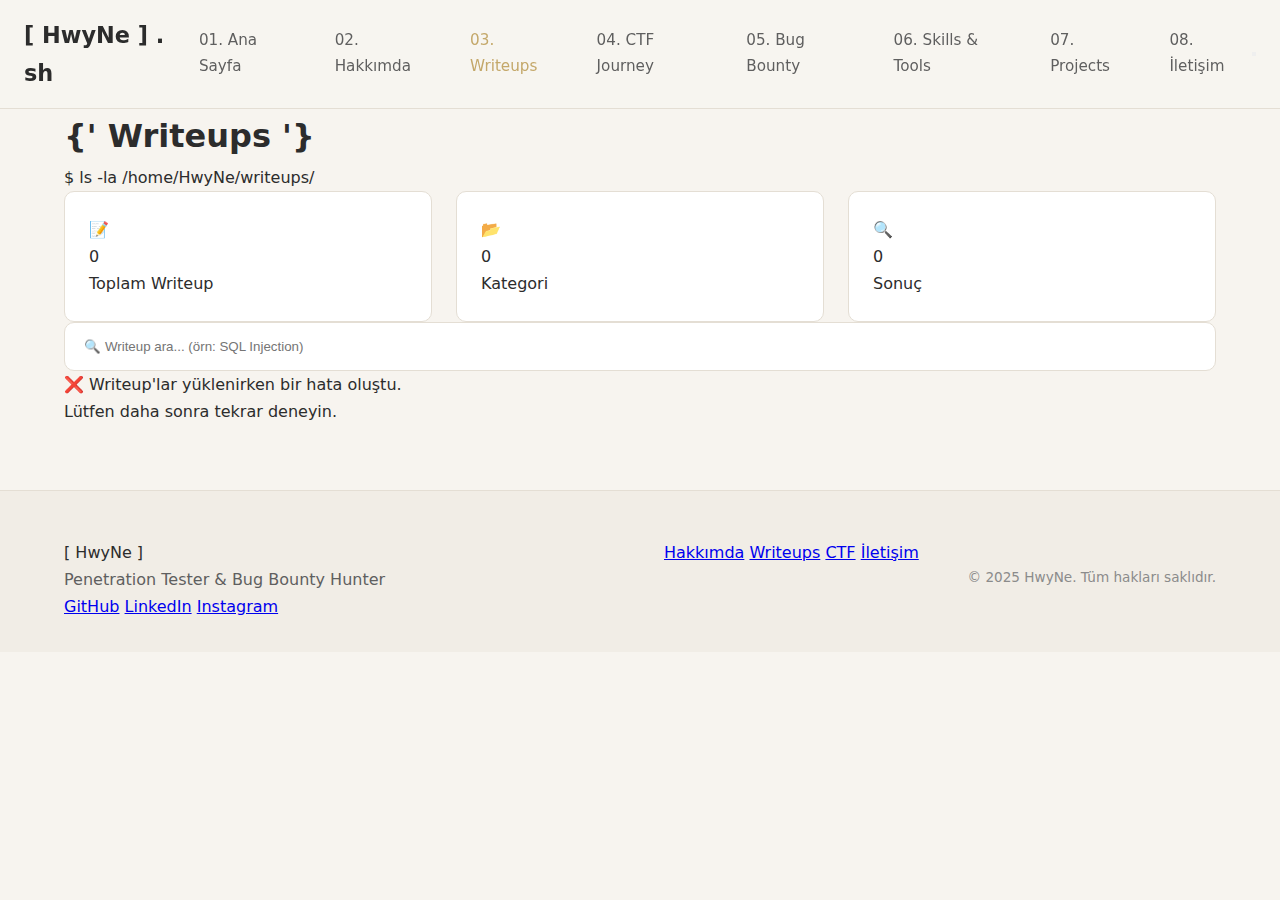
<file: writeups.html>
<!DOCTYPE html>
<html lang="tr">
<head>
    <meta charset="UTF-8">
    <meta name="viewport" content="width=device-width, initial-scale=1.0">
    <title>Writeups | HwyNe</title>
    <link rel="stylesheet" href="styles.css">
    <link href="https://fonts.googleapis.com/css2?family=Share+Tech+Mono&family=Orbitron:wght@400;700;900&family=Rajdhani:wght@300;500;700&display=swap" rel="stylesheet">
</head>
<body>
    <!-- Animated Background -->

    
    <!-- Navigation -->
    <nav class="main-nav">
        <div class="nav-wrapper">
            <a href="index.html" class="logo">
                <span class="logo-bracket">[</span>
                <span class="logo-text">HwyNe</span>
                <span class="logo-bracket">]</span>
                <span class="logo-dot">.</span>
                <span class="logo-ext">sh</span>
            </a>
            
            <div class="nav-menu" id="navMenu">
                <a href="index.html" class="nav-item">
                    <span class="nav-number">01.</span>
                    <span class="nav-text">Ana Sayfa</span>
                </a>
                <a href="about.html" class="nav-item">
                    <span class="nav-number">02.</span>
                    <span class="nav-text">Hakkımda</span>
                </a>
                <a href="writeups.html" class="nav-item active">
                    <span class="nav-number">03.</span>
                    <span class="nav-text">Writeups</span>
                </a>
                <a href="ctf.html" class="nav-item">
                    <span class="nav-number">04.</span>
                    <span class="nav-text">CTF Journey</span>
                </a>
                <a href="bugbounty.html" class="nav-item">
                    <span class="nav-number">05.</span>
                    <span class="nav-text">Bug Bounty</span>
                </a>
                <a href="skills.html" class="nav-item">
                    <span class="nav-number">06.</span>
                    <span class="nav-text">Skills & Tools</span>
                </a>
                <a href="projects.html" class="nav-item">
                    <span class="nav-number">07.</span>
                    <span class="nav-text">Projects</span>
                </a>
                <a href="contact.html" class="nav-item">
                    <span class="nav-number">08.</span>
                    <span class="nav-text">İletişim</span>
                </a>
            </div>
            
            <button class="nav-toggle" id="navToggle">
                <span></span>
                <span></span>
                <span></span>
            </button>
        </div>
    </nav>

    <!-- Page Header -->
    <section class="page-header">
        <div class="container">
            <div class="header-content">
                <h1 class="page-title">
                    <span class="title-bracket">{'</span>
                    Writeups
                    <span class="title-bracket">'}</span>
                </h1>
                <p class="page-subtitle">$ ls -la /home/HwyNe/writeups/</p>
            </div>
        </div>
    </section>

    <!-- Main View -->
    <div id="mainView">
        <!-- Stats Section -->
        <section class="writeup-stats">
            <div class="container">
                <div class="stats-grid">
                    <div class="stat-card">
                        <div class="stat-icon">📝</div>
                        <div class="stat-number" id="totalWriteups">0</div>
                        <div class="stat-label">Toplam Writeup</div>
                    </div>
                    <div class="stat-card">
                        <div class="stat-icon">📂</div>
                        <div class="stat-number" id="totalCategories">0</div>
                        <div class="stat-label">Kategori</div>
                    </div>
                    <div class="stat-card">
                        <div class="stat-icon">🔍</div>
                        <div class="stat-number" id="filteredResults">0</div>
                        <div class="stat-label">Sonuç</div>
                    </div>
                </div>
            </div>
        </section>

        <!-- Search & Filter -->
        <section class="search-section">
            <div class="container">
                <div class="search-box">
                    <input 
                        type="text" 
                        id="searchInput" 
                        placeholder="🔍 Writeup ara... (örn: SQL Injection)"
                        class="search-input"
                    >
                </div>
                <div class="filter-buttons" id="filterButtons"></div>
            </div>
        </section>

        <!-- Writeups Grid -->
        <section class="writeups-section">
            <div class="container">
                <div class="writeups-grid" id="writeupsGrid"></div>
            </div>
        </section>
    </div>

    <!-- Detail View -->
    <div id="detailView" class="detail-view" style="display: none;">
        <div class="container">
            <button class="back-btn" onclick="goBack()">
                <span class="back-arrow">←</span>
                <span class="back-text">Geri Dön</span>
            </button>
            
            <article class="detail-article">
                <div class="article-header">
                    <span class="category-badge" id="detailCategory"></span>
                    <h1 class="article-title" id="detailTitle"></h1>
                    <a id="detailGithub" target="_blank" class="github-link">
                        <span class="link-icon">🔗</span>
                        <span class="link-text">GitHub'da Görüntüle</span>
                    </a>
                </div>
                <div class="article-content">
                    <pre><code id="detailContent"></code></pre>
                </div>
            </article>
        </div>
    </div>

    <!-- Footer -->
    <footer class="main-footer">
        <div class="container">
            <div class="footer-content">
                <div class="footer-left">
                    <div class="footer-logo">
                        <span class="logo-bracket">[</span>
                        <span class="logo-text">HwyNe</span>
                        <span class="logo-bracket">]</span>
                    </div>
                    <p class="footer-desc">
                        Penetration Tester & Bug Bounty Hunter
                    </p>
                    <div class="footer-social">
                        <a href="https://github.com/HwyNe" target="_blank" class="social-link">GitHub</a>
                        <a href="https://www.linkedin.com/in/muhammed-emin-karkin-0479112a0/" target="_blank" class="social-link">LinkedIn</a>
                        <a href="https://www.instagram.com/muhammedeminkarkin/" target="_blank" class="social-link">Instagram</a>
                    </div>
                </div>
                
                <div class="footer-right">
                    <div class="footer-links">
                        <a href="about.html">Hakkımda</a>
                        <a href="writeups.html">Writeups</a>
                        <a href="ctf.html">CTF</a>
                        <a href="contact.html">İletişim</a>
                    </div>
                    <div class="footer-copyright">
                        <p>© 2025 HwyNe. Tüm hakları saklıdır.</p>
                    </div>
                </div>
            </div>
        </div>
    </footer>

    <script>
        // GitHub Repository Configuration
        const REPO = "HwyNe/PitoCtf-Writeups";
        let allWriteups = [];
        let currentFilter = "all";
        let searchTerm = "";

        // Fetch Writeups from GitHub
        async function fetchWriteups() {
            try {
                const root = await fetch(`https://api.github.com/repos/${REPO}/contents`);
                const items = await root.json();
                const folders = items.filter(i => i.type === "dir");

                for (const folder of folders) {
                    const res = await fetch(folder.url);
                    const files = await res.json();

                    for (const f of files) {
                        if (!f.name.endsWith(".md")) continue;
                        const content = await fetch(f.download_url).then(r => r.text());
                        allWriteups.push({
                            title: f.name.replace(".md", ""),
                            category: folder.name,
                            content,
                            url: f.html_url
                        });
                    }
                }

                renderFilters();
                renderWriteups();
                updateStats();
            } catch (error) {
                console.error("Writeup'lar yüklenirken hata:", error);
                document.getElementById('writeupsGrid').innerHTML = `
                    <div class="error-message">
                        <p>❌ Writeup'lar yüklenirken bir hata oluştu.</p>
                        <p>Lütfen daha sonra tekrar deneyin.</p>
                    </div>
                `;
            }
        }

        // Render Filter Buttons
        function renderFilters() {
            const filterButtons = document.getElementById('filterButtons');
            filterButtons.innerHTML = "";
            const cats = ["all", ...new Set(allWriteups.map(w => w.category))];

            cats.forEach(c => {
                const b = document.createElement("button");
                b.className = "filter-btn" + (c === currentFilter ? " active" : "");
                b.textContent = c === "all" ? "Tümü" : c;
                b.onclick = () => {
                    currentFilter = c;
                    renderFilters();
                    renderWriteups();
                };
                filterButtons.appendChild(b);
            });
        }

        // Render Writeups
        function renderWriteups() {
            const writeupsGrid = document.getElementById('writeupsGrid');
            writeupsGrid.innerHTML = "";
            
            const list = allWriteups.filter(w =>
                (currentFilter === "all" || w.category === currentFilter) &&
                (w.title.toLowerCase().includes(searchTerm) || w.content.toLowerCase().includes(searchTerm))
            );

            document.getElementById('filteredResults').textContent = list.length;

            if (list.length === 0) {
                writeupsGrid.innerHTML = `
                    <div class="no-results">
                        <p>🔍 Sonuç bulunamadı.</p>
                        <p>Farklı bir arama terimi deneyin.</p>
                    </div>
                `;
                return;
            }

            list.forEach(w => {
                const card = document.createElement("div");
                card.className = "writeup-card";
                card.innerHTML = `
                    <span class="category-badge">${w.category}</span>
                    <h3 class="card-title">${w.title}</h3>
                    <p class="card-preview">${w.content.slice(0, 150)}...</p>
                    <div class="card-footer">
                        <span class="read-more">Devamını Oku →</span>
                    </div>
                `;
                card.onclick = () => showDetail(w);
                writeupsGrid.appendChild(card);
            });
        }

        // Show Detail View
        function showDetail(w) {
            document.getElementById('mainView').style.display = 'none';
            document.getElementById('detailView').style.display = 'block';
            
            document.getElementById('detailTitle').textContent = w.title;
            document.getElementById('detailCategory').textContent = w.category;
            document.getElementById('detailGithub').href = w.url;
            document.getElementById('detailContent').textContent = w.content;
            
            window.scrollTo(0, 0);
        }

        // Go Back to List
        function goBack() {
            document.getElementById('detailView').style.display = 'none';
            document.getElementById('mainView').style.display = 'block';
            window.scrollTo(0, 0);
        }

        // Search Input Handler
        document.getElementById('searchInput').oninput = e => {
            searchTerm = e.target.value.toLowerCase();
            renderWriteups();
        };

        // Update Stats
        function updateStats() {
            document.getElementById('totalWriteups').textContent = allWriteups.length;
            document.getElementById('totalCategories').textContent = new Set(allWriteups.map(w => w.category)).size;
        }

        // Initialize
        fetchWriteups();
    </script>

    <script src="script.js"></script>
</body>
</html>
</file>
<file: styles.css>
/* ===== KREM MODERN PROFESYONEL TEMA ===== */

* {
    margin: 0;
    padding: 0;
    box-sizing: border-box;
}


/* ===== THEME ===== */

:root {
    --bg-main: #f7f4ef;
    --bg-secondary: #f1ede6;
    --bg-card: #ffffff;
    --text-main: #2c2c2c;
    --text-secondary: #5f5f5f;
    --text-muted: #8b8b8b;
    --accent: #c4a86a;
    --border: #e4ded4;
    --radius-sm: 6px;
    --radius-md: 10px;
    --transition: 0.25s ease;
    --font-main: system-ui, -apple-system, BlinkMacSystemFont, "Segoe UI", sans-serif;
}


/* ===== BASE ===== */

body {
    font-family: var(--font-main);
    background: var(--bg-main);
    color: var(--text-main);
    line-height: 1.7;
}

.container {
    max-width: 1200px;
    margin: auto;
    padding: 0 1.5rem;
}


/* ===== NAV ===== */

.main-nav {
    position: sticky;
    top: 0;
    background: rgba(247, 244, 239, 0.95);
    backdrop-filter: blur(8px);
    border-bottom: 1px solid var(--border);
    z-index: 1000;
}

.nav-wrapper {
    display: flex;
    justify-content: space-between;
    align-items: center;
    padding: 1rem 1.5rem;
}

.logo {
    font-size: 1.4rem;
    font-weight: 600;
    text-decoration: none;
    color: var(--text-main);
}

.nav-menu {
    display: flex;
    gap: 2rem;
}

.nav-item {
    text-decoration: none;
    font-size: 0.95rem;
    color: var(--text-secondary);
    transition: var(--transition);
}

.nav-item:hover,
.nav-item.active {
    color: var(--accent);
}


/* ===== HERO ===== */

.hero {
    padding: 5rem 0;
}

.glitch-title {
    font-size: clamp(2.8rem, 6vw, 4rem);
    font-weight: 700;
    margin-bottom: 1rem;
}

.hero-subtitle {
    font-size: 1.2rem;
    color: var(--text-secondary);
}

.hero-desc {
    max-width: 650px;
    margin-top: 1.5rem;
    color: var(--text-secondary);
}


/* ===== BUTTONS ===== */

.btn {
    display: inline-flex;
    align-items: center;
    justify-content: center;
    padding: 0.85rem 1.8rem;
    border-radius: var(--radius-sm);
    border: 1px solid var(--accent);
    background: transparent;
    color: var(--accent);
    text-decoration: none;
    font-size: 0.95rem;
    transition: var(--transition);
}

.btn:hover {
    background: var(--accent);
    color: #fff;
}

.btn-primary {
    background: var(--accent);
    color: #fff;
}

.btn-primary:hover {
    opacity: 0.9;
}


/* ===== CARDS ===== */

.stat-card,
.info-card,
.tech-category,
.writeup-card,
.activity-item {
    background: var(--bg-card);
    border: 1px solid var(--border);
    border-radius: var(--radius-md);
    padding: 1.5rem;
    transition: var(--transition);
}

.stat-card:hover,
.info-card:hover,
.tech-category:hover,
.writeup-card:hover {
    transform: translateY(-4px);
}


/* ===== GRID ===== */

.stats-grid,
.info-grid,
.writeups-grid {
    display: grid;
    grid-template-columns: repeat(auto-fit, minmax(280px, 1fr));
    gap: 1.5rem;
}


/* ===== TITLES ===== */

.section-title {
    font-size: 1.8rem;
    font-weight: 600;
    margin-bottom: 2rem;
}


/* ===== TAGS ===== */

.tech-tag,
.category-badge {
    display: inline-block;
    padding: 0.4rem 0.9rem;
    border-radius: 999px;
    background: var(--bg-secondary);
    color: var(--text-secondary);
    font-size: 0.85rem;
}


/* ===== SEARCH ===== */

.search-input {
    width: 100%;
    padding: 1rem 1.2rem;
    border-radius: var(--radius-md);
    border: 1px solid var(--border);
    background: var(--bg-card);
}

.search-input:focus {
    outline: none;
    border-color: var(--accent);
}


/* ===== ARTICLE ===== */

.detail-article {
    background: var(--bg-card);
    border: 1px solid var(--border);
    border-radius: var(--radius-md);
    padding: 2.5rem;
}

.article-title {
    font-size: 2.4rem;
    margin-bottom: 1rem;
}

.article-content {
    color: var(--text-secondary);
}


/* ===== FOOTER ===== */

.main-footer {
    margin-top: 4rem;
    padding: 3rem 0 2rem;
    border-top: 1px solid var(--border);
    background: var(--bg-secondary);
}

.footer-content {
    display: grid;
    grid-template-columns: 1fr 1fr;
    gap: 3rem;
}

.footer-desc {
    color: var(--text-secondary);
}

.footer-copyright {
    text-align: right;
    font-size: 0.85rem;
    color: var(--text-muted);
}


/* ===== RESPONSIVE ===== */

@media (max-width: 768px) {
    .nav-menu {
        display: none;
    }
    .footer-content {
        grid-template-columns: 1fr;
        text-align: center;
    }
    .footer-copyright {
        text-align: center;
    }
}
</file>
<file: style.css>
/* --- Variables & Theme --- */
:root {
    --bg-color: #030014;
    --text-color: #e2e8f0;
    --text-muted: #94fab0;
    /* Changed to a light greenish for contrast or stick to slate-400 #94a3b8 */
    --text-secondary: #94a3b8;

    /* Neon Accents */
    --primary: #7c3aed;
    /* Violet */
    --primary-glow: rgba(124, 58, 237, 0.5);
    --secondary: #06b6d4;
    /* Cyan */
    --secondary-glow: rgba(6, 182, 212, 0.5);

    --glass-bg: rgba(255, 255, 255, 0.03);
    --glass-border: rgba(255, 255, 255, 0.05);
    --glass-blur: 10px;

    --font-heading: 'Space Grotesk', sans-serif;
    --font-body: 'Outfit', sans-serif;

    --transition: all 0.3s ease;
}

/* --- Reset & Base --- */
*,
*::before,
*::after {
    margin: 0;
    padding: 0;
    box-sizing: border-box;
}

html {
    scroll-behavior: smooth;
}

body {
    background-color: var(--bg-color);
    color: var(--text-color);
    font-family: var(--font-body);
    line-height: 1.6;
    overflow-x: hidden;
}

h1,
h2,
h3,
h4,
.logo {
    font-family: var(--font-heading);
    font-weight: 700;
}

a {
    text-decoration: none;
    color: inherit;
}

img {
    max-width: 100%;
    display: block;
}

.container {
    width: 90%;
    max-width: 1200px;
    margin: 0 auto;
    padding: 0 20px;
}

/* --- Custom Cursor --- */
/* Dot removed as requested */
.cursor-outline {
    position: fixed;
    top: 0;
    left: 0;
    transform: translate(-50%, -50%);
    width: 30px;
    height: 30px;
    border: 1px solid var(--secondary);
    border-radius: 50%;
    z-index: 9999;
    pointer-events: none;
    transition: width 0.2s, height 0.2s, background-color 0.2s;
}

body:hover .cursor-outline {
    /* Optional interaction effect */
}

/* --- Typography Utilities --- */
.gradient-text {
    background: linear-gradient(135deg, var(--secondary), var(--primary));
    -webkit-background-clip: text;
    -webkit-text-fill-color: transparent;
    display: inline-block;
}

/* --- About & Skills --- */
.about-grid {
    display: grid;
    grid-template-columns: 1.5fr 1fr;
    gap: 40px;
}

.about-text {
    padding: 40px;
}

.skills-container {
    display: flex;
    flex-wrap: wrap;
    gap: 10px;
}

.skill-tag {
    background: rgba(6, 182, 212, 0.1);
    color: var(--secondary);
    padding: 8px 16px;
    border-radius: 50px;
    font-size: 0.85rem;
    border: 1px solid rgba(6, 182, 212, 0.3);
}

.about-cards {
    display: flex;
    flex-direction: column;
    gap: 20px;
}

.info-card h4 {
    color: var(--secondary);
    margin-bottom: 5px;
    font-size: 1.1rem;
}

.icon-box-small {
    font-size: 1.5rem;
    color: var(--primary);
    margin-bottom: 10px;
}

/* --- Categories --- */
.categories {
    display: flex;
    gap: 15px;
    flex-wrap: wrap;
    margin-bottom: 40px;
    justify-content: center;
}

.category-btn {
    background: transparent;
    border: 1px solid var(--glass-border);
    color: var(--text-secondary);
    padding: 8px 20px;
    border-radius: 8px;
    cursor: pointer;
    transition: var(--transition);
}

.category-btn.active,
.category-btn:hover {
    background: var(--secondary);
    color: #fff;
    border-color: var(--secondary);
}

/* --- Loader --- */
.loading {
    text-align: center;
    padding: 40px;
    grid-column: 1 / -1;
}

/* --- Header & Navbar --- */
.navbar {
    position: fixed;
    top: 0;
    left: 0;
    width: 100%;
    padding: 20px 0;
    z-index: 1000;
    transition: var(--transition);
}

.navbar.scrolled {
    background: rgba(3, 0, 20, 0.8);
    backdrop-filter: blur(10px);
    border-bottom: 1px solid var(--glass-border);
    padding: 15px 0;
}

.nav-container {
    display: flex;
    justify-content: space-between;
    align-items: center;
}

.logo {
    font-size: 1.5rem;
    letter-spacing: 1px;
}

.logo .dot {
    color: var(--secondary);
}

.nav-links {
    display: flex;
    gap: 40px;
    list-style: none;
    align-items: center;
}

.nav-link {
    font-size: 0.95rem;
    font-weight: 500;
    position: relative;
    opacity: 0.8;
    transition: var(--transition);
}

.nav-link:hover {
    opacity: 1;
    color: var(--secondary);
}

.nav-link::after {
    content: '';
    position: absolute;
    bottom: -5px;
    left: 0;
    width: 0%;
    height: 2px;
    background: var(--secondary);
    transition: width 0.3s ease;
}

.nav-link:hover::after {
    width: 100%;
}

/* --- Buttons --- */
.btn {
    display: inline-block;
    padding: 12px 28px;
    border-radius: 50px;
    font-weight: 500;
    font-size: 0.95rem;
    cursor: pointer;
    transition: var(--transition);
    border: none;
}

.btn-primary {
    background: var(--primary);
    color: white;
    box-shadow: 0 0 20px rgba(124, 58, 237, 0.3);
}

.btn-primary:hover {
    transform: translateY(-2px);
    box-shadow: 0 0 30px rgba(124, 58, 237, 0.5);
    background: #6d28d9;
}

.btn-outline {
    background: transparent;
    border: 1px solid rgba(255, 255, 255, 0.2);
    color: white;
}

.btn-outline:hover {
    border-color: var(--secondary);
    color: var(--secondary);
}

.btn-block {
    width: 100%;
    display: block;
}

/* --- Hero Section --- */
.hero {
    position: relative;
    height: 100vh;
    display: flex;
    align-items: center;
    justify-content: center;
    overflow: hidden;
    padding-top: 80px;
    /* Offset for navbar */
    background: radial-gradient(circle at top right, rgba(124, 58, 237, 0.1), transparent 40%),
        radial-gradient(circle at bottom left, rgba(6, 182, 212, 0.1), transparent 40%);
}

#hero-canvas {
    position: absolute;
    top: 0;
    left: 0;
    width: 100%;
    height: 100%;
    z-index: -1;
}

.hero-content {
    text-align: center;
    z-index: 1;
    max-width: 800px;
}

.hero-title {
    font-size: 4rem;
    line-height: 1.1;
    margin-bottom: 20px;
}

.hero-subtitle {
    font-size: 1.2rem;
    color: var(--text-secondary);
    margin-bottom: 40px;
    max-width: 600px;
    margin-left: auto;
    margin-right: auto;
}

.hero-buttons {
    display: flex;
    gap: 20px;
    justify-content: center;
}

.scroll-indicator {
    position: absolute;
    bottom: 40px;
    left: 50%;
    transform: translateX(-50%);
    display: flex;
    flex-direction: column;
    align-items: center;
    gap: 10px;
    opacity: 0.7;
}

.mouse {
    width: 26px;
    height: 40px;
    border: 2px solid var(--text-color);
    border-radius: 20px;
    position: relative;
}

.mouse::before {
    content: '';
    position: absolute;
    top: 8px;
    left: 50%;
    transform: translateX(-50%);
    width: 4px;
    height: 4px;
    background: var(--text-color);
    border-radius: 50%;
    animation: scrollMouse 2s infinite;
}

@keyframes scrollMouse {
    0% {
        transform: translateX(-50%) translateY(0);
        opacity: 1;
    }

    100% {
        transform: translateX(-50%) translateY(15px);
        opacity: 0;
    }
}

/* --- Sections Common --- */
.section {
    padding: 100px 0;
}

.section-header {
    text-align: center;
    margin-bottom: 60px;
}

.section-title {
    font-size: 2.5rem;
    margin-bottom: 15px;
}

.section-subtitle {
    color: var(--text-secondary);
}

/* --- Services (Glassmorphism) --- */
.services-grid {
    display: grid;
    grid-template-columns: repeat(auto-fit, minmax(300px, 1fr));
    gap: 30px;
}

.glass {
    background: var(--glass-bg);
    backdrop-filter: blur(var(--glass-blur));
    border: 1px solid var(--glass-border);
    border-radius: 20px;
    padding: 40px;
    transition: var(--transition);
}

.service-card:hover {
    transform: translateY(-10px);
    border-color: rgba(6, 182, 212, 0.3);
    box-shadow: 0 20px 40px -10px rgba(0, 0, 0, 0.5);
}

.icon-box {
    width: 60px;
    height: 60px;
    background: rgba(255, 255, 255, 0.05);
    border-radius: 12px;
    display: flex;
    align-items: center;
    justify-content: center;
    font-size: 1.5rem;
    color: var(--secondary);
    margin-bottom: 25px;
    transition: var(--transition);
}

.service-card:hover .icon-box {
    background: var(--secondary);
    color: #fff;
    box-shadow: 0 0 20px var(--secondary-glow);
}

.service-card h3 {
    margin-bottom: 15px;
    font-size: 1.5rem;
}

.service-card p {
    color: var(--text-secondary);
}

/* --- Work / Portfolio --- */
.work-grid {
    display: grid;
    grid-template-columns: repeat(auto-fit, minmax(350px, 1fr));
    gap: 40px;
}

.project-card {
    group: relative;
    cursor: pointer;
}

.project-image {
    height: 300px;
    border-radius: 15px;
    overflow: hidden;
    margin-bottom: 20px;
    position: relative;
}

/* Placeholders for images using gradients */
.placeholder-img {
    width: 100%;
    height: 100%;
    transition: transform 0.5s ease;
}

.color-1 {
    background: linear-gradient(45deg, #2D1B69, #7C3AED);
}

.color-2 {
    background: linear-gradient(45deg, #0F4C75, #06B6D4);
}

.color-3 {
    background: linear-gradient(45deg, #1A1A2E, #E94560);
}

.project-card:hover .placeholder-img {
    transform: scale(1.05);
}

.project-category {
    font-size: 0.85rem;
    color: var(--secondary);
    text-transform: uppercase;
    letter-spacing: 1px;
    font-weight: 600;
}

.project-title {
    font-size: 1.8rem;
    margin-top: 5px;
}

/* --- Contact --- */
.contact-container {
    max-width: 800px;
}

.contact-content {
    text-align: center;
}

.contact-content h2 {
    margin-bottom: 10px;
}

.contact-form {
    margin-top: 40px;
    text-align: left;
}

.input-group {
    margin-bottom: 20px;
}

input,
textarea {
    width: 100%;
    padding: 15px;
    background: rgba(255, 255, 255, 0.05);
    border: 1px solid var(--glass-border);
    border-radius: 10px;
    color: white;
    font-family: var(--font-body);
    font-size: 1rem;
    transition: var(--transition);
}

input:focus,
textarea:focus {
    outline: none;
    border-color: var(--primary);
    background: rgba(255, 255, 255, 0.08);
}

/* --- Footer --- */
.footer {
    border-top: 1px solid var(--glass-border);
    padding: 40px 0;
    margin-top: 50px;
}

.footer-content {
    display: flex;
    justify-content: space-between;
    align-items: center;
}

.footer-brand p {
    color: var(--text-secondary);
    font-size: 0.9rem;
    margin-top: 5px;
}

.footer-socials {
    display: flex;
    gap: 20px;
}

.footer-socials a {
    color: var(--text-secondary);
    font-size: 1.2rem;
    transition: var(--transition);
}

.footer-socials a:hover {
    color: white;
}

/* --- Mobile Responsiveness --- */
@media (max-width: 768px) {
    .hero-title {
        font-size: 2.8rem;
    }

    .nav-links {
        display: none;
        /* In a real app, implement hamburger menu JS toggle */
    }

    .hamburger {
        display: flex;
        flex-direction: column;
        gap: 6px;
        cursor: pointer;
    }

    .bar {
        width: 25px;
        height: 2px;
        background-color: white;
    }

    .footer-content {
        flex-direction: column;
        gap: 20px;
        text-align: center;
    }
}

/* --- Animation Classes (to be triggered by JS) --- */
.reveal-text {
    opacity: 0;
    transform: translateY(30px);
    animation: fadeInUp 0.8s forwards;
}

.reveal-text-delay {
    opacity: 0;
    transform: translateY(30px);
    animation: fadeInUp 0.8s 0.2s forwards;
}

@keyframes fadeInUp {
    to {
        opacity: 1;
        transform: translateY(0);
    }
}
</file>
